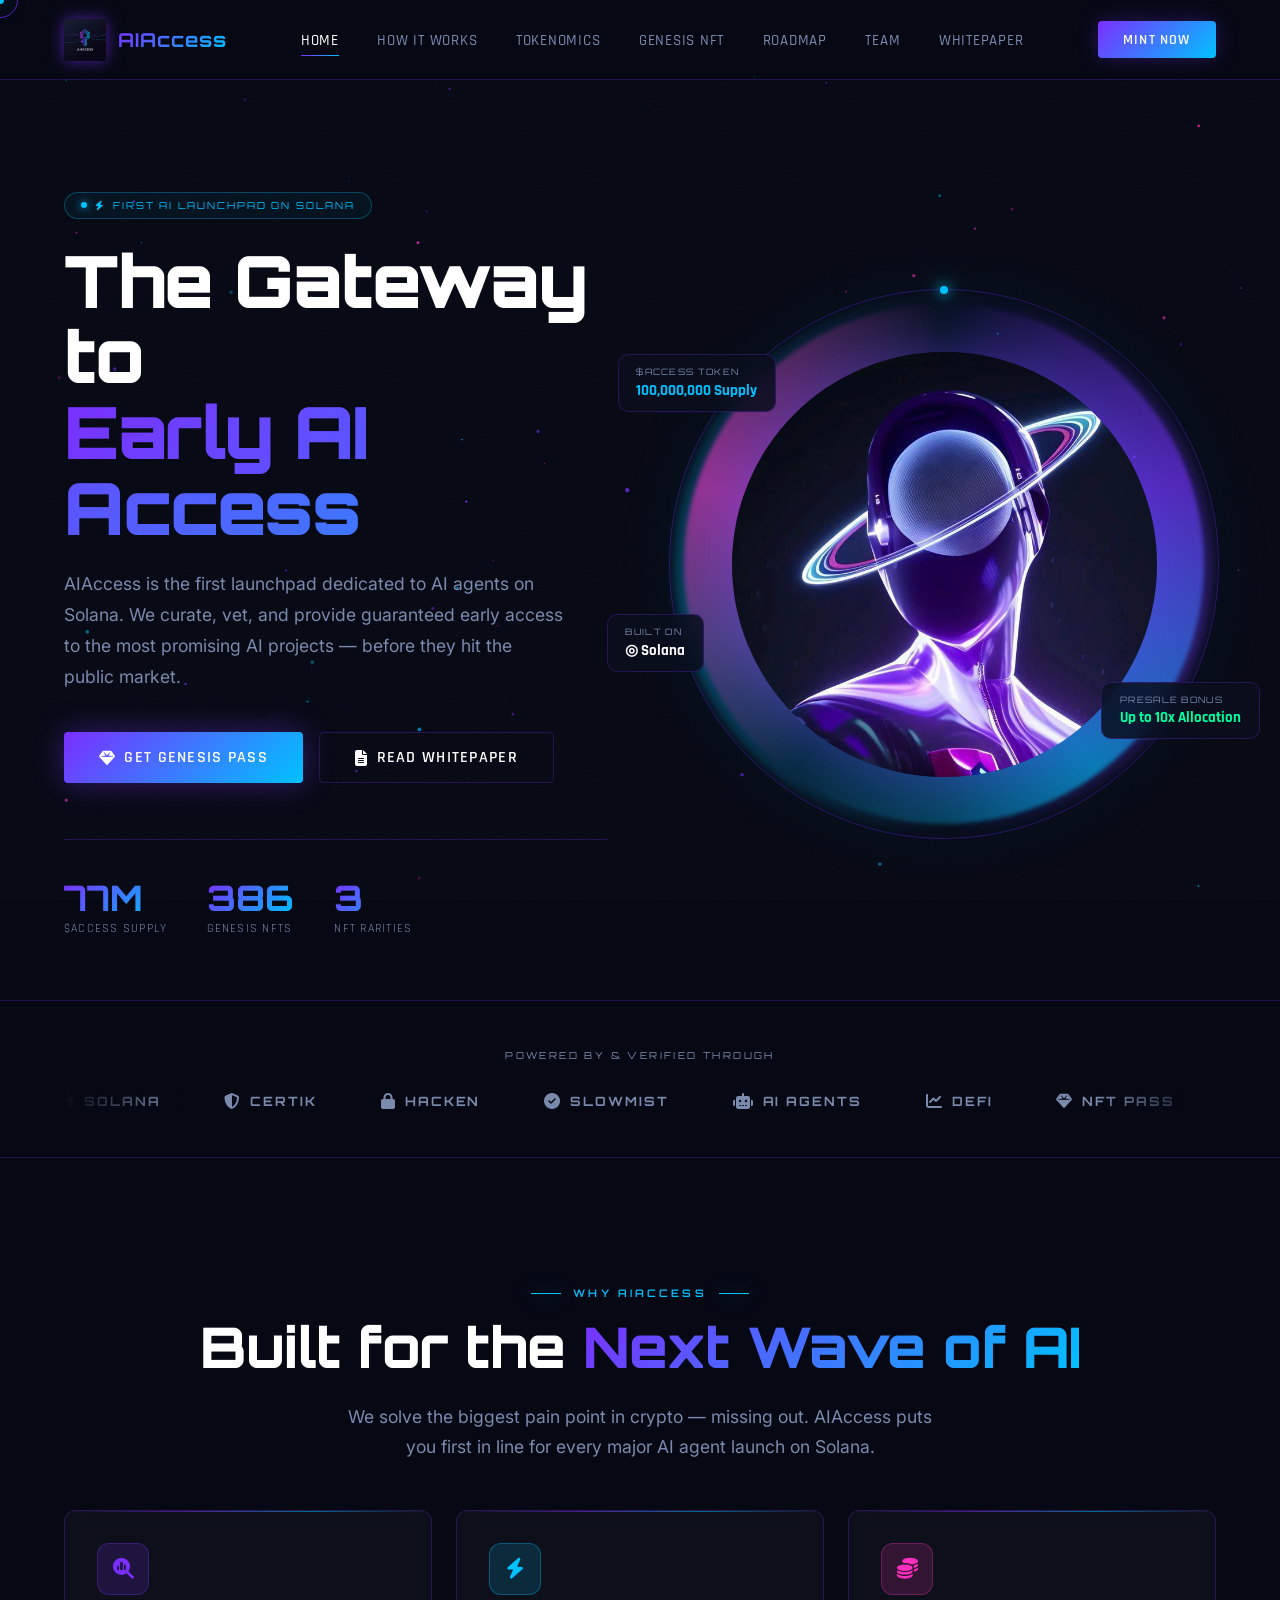
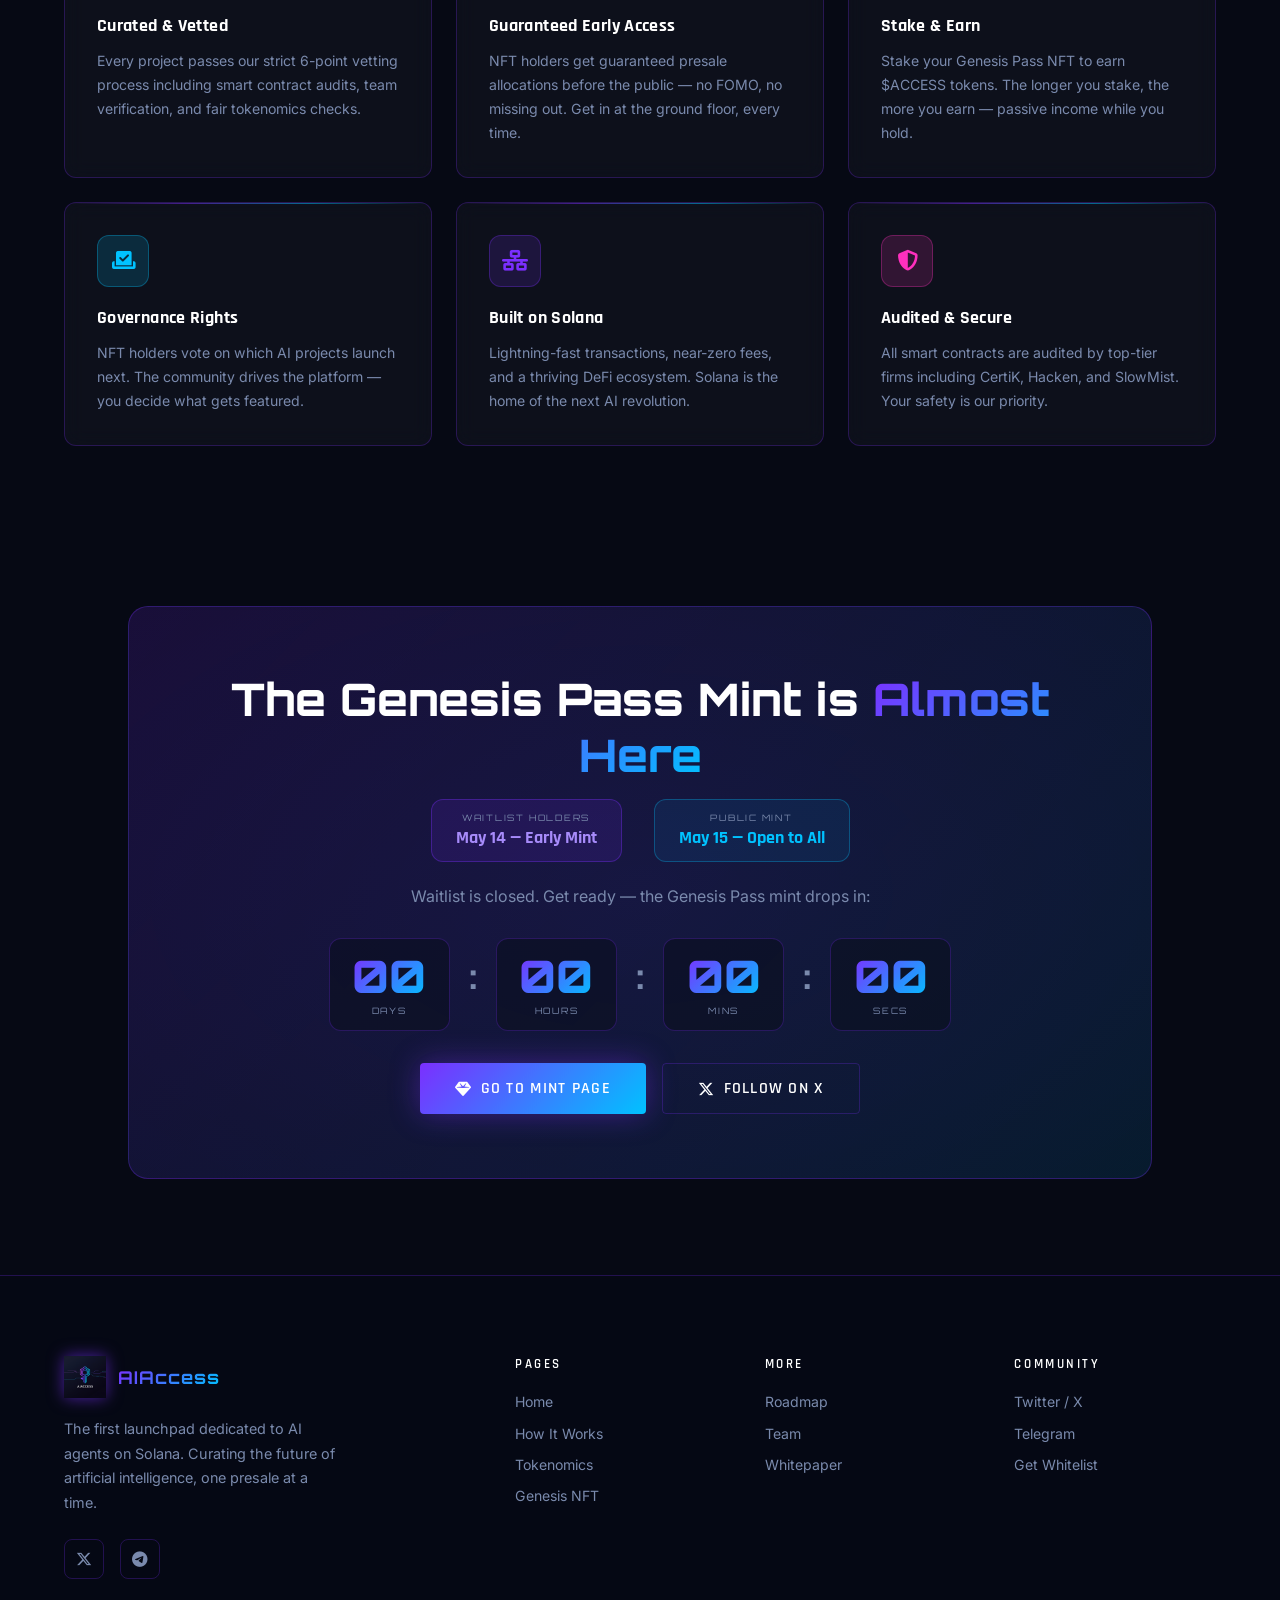
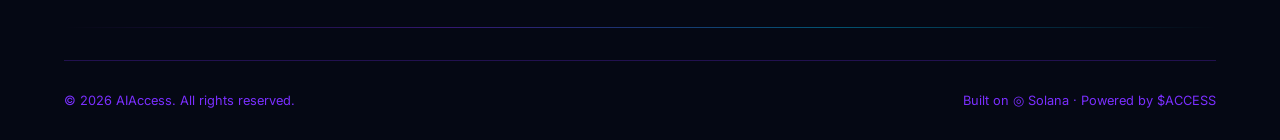
<file: index.html>
<!DOCTYPE html>
<html lang="en">
<head>
  <meta charset="UTF-8" />
  <meta name="viewport" content="width=device-width, initial-scale=1.0" />
  <title>AIAccess — First AI Agent Launchpad on Solana</title>
  <meta name="description" content="AIAccess is the first launchpad dedicated to AI agents on Solana. Get exclusive early access to presales of promising AI projects." />
  <link rel="stylesheet" href="style.css" />
  <link rel="stylesheet" href="https://cdnjs.cloudflare.com/ajax/libs/font-awesome/6.5.0/css/all.min.css" />
  <link rel="icon" href="/favicon.ico" sizes="any">
<link rel="icon" href="/favicon-32x32.png" type="image/png">
<link rel="apple-touch-icon" href="/favicon-192x192.png">
  <style>
    /* ── Hero ── */
    .hero {
      min-height: 100vh;
      display: flex;
      align-items: center;
      padding-top: calc(var(--nav-height) + 2rem);
      padding-bottom: 4rem;
      overflow: hidden;
      position: relative;
    }

    .hero-grid {
      display: grid;
      grid-template-columns: 1fr 1fr;
      gap: 4rem;
      align-items: center;
      max-width: 1200px;
      margin: 0 auto;
      width: 100%;
    }

    .hero-badge {
      display: inline-flex;
      align-items: center;
      gap: 0.5rem;
      padding: 0.4rem 1rem;
      border: 1px solid rgba(0,194,255,0.3);
      border-radius: 100px;
      font-family: var(--font-display);
      font-size: 0.6rem;
      letter-spacing: 0.2em;
      text-transform: uppercase;
      color: var(--cyan);
      margin-bottom: 1.5rem;
      background: rgba(0,194,255,0.05);
      animation: pulse-badge 2.5s ease infinite;
    }

    @keyframes pulse-badge {
      0%, 100% { box-shadow: 0 0 0 0 rgba(0,194,255,0.3); }
      50% { box-shadow: 0 0 0 6px rgba(0,194,255,0); }
    }

    .hero-badge::before {
      content: '';
      width: 6px; height: 6px;
      background: var(--cyan);
      border-radius: 50%;
      box-shadow: 0 0 8px var(--cyan);
      animation: blink 1.5s ease infinite;
    }

    @keyframes blink {
      0%, 100% { opacity: 1; }
      50% { opacity: 0.2; }
    }

    .hero-title {
      font-family: var(--font-display);
      font-size: clamp(2.2rem, 6vw, 4.5rem);
      font-weight: 900;
      line-height: 1.05;
      letter-spacing: -0.02em;
      margin-bottom: 1.5rem;
    }

    .hero-title .line-2 {
      background: var(--grad-main);
      -webkit-background-clip: text;
      -webkit-text-fill-color: transparent;
      background-clip: text;
      background-size: 200% 200%;
      animation: gradient-shift 4s ease infinite;
    }

    .hero-desc {
      font-size: clamp(0.95rem, 2vw, 1.1rem);
      color: var(--muted);
      line-height: 1.75;
      margin-bottom: 2.5rem;
      max-width: 500px;
    }

    .hero-btns {
      display: flex;
      gap: 1rem;
      flex-wrap: wrap;
    }

    .hero-stats {
      display: flex;
      gap: 2.5rem;
      margin-top: 3.5rem;
      padding-top: 2.5rem;
      border-top: 1px solid var(--border);
      flex-wrap: wrap;
    }

    .stat-item {}

    .stat-value {
      font-family: var(--font-display);
      font-size: clamp(1.6rem, 4vw, 2.2rem);
      font-weight: 800;
      background: var(--grad-main);
      -webkit-background-clip: text;
      -webkit-text-fill-color: transparent;
      background-clip: text;
      line-height: 1;
    }

    .stat-label {
      font-size: 0.78rem;
      color: var(--muted);
      text-transform: uppercase;
      letter-spacing: 0.1em;
      margin-top: 0.3rem;
      font-family: var(--font-heading);
    }

    /* Hero Visual */
    .hero-visual-wrapper {
      position: relative;
      display: flex;
      align-items: center;
      justify-content: center;
    }

    .hero-visual {
      position: relative;
      width: clamp(280px, 45vw, 500px);
      height: clamp(280px, 45vw, 500px);
      display: flex;
      align-items: center;
      justify-content: center;
    }

    .hero-img {
      width: 85%;
      height: 85%;
      object-fit: cover;
      border-radius: 50%;
      animation: float-slow 6s ease-in-out infinite;
      position: relative;
      z-index: 2;
      box-shadow: 0 0 60px rgba(123,47,255,0.4), 0 0 120px rgba(0,194,255,0.2);
    }

    .hero-glow-ring {
      position: absolute;
      inset: -10px;
      border-radius: 50%;
      background: conic-gradient(from 0deg, transparent 0%, var(--purple) 20%, var(--cyan) 40%, transparent 60%, var(--pink) 80%, transparent 100%);
      animation: spin-slow 8s linear infinite;
      z-index: 1;
      opacity: 0.6;
      filter: blur(2px);
    }

    .hero-glow-ring-2 {
      position: absolute;
      inset: -20px;
      border-radius: 50%;
      background: conic-gradient(from 180deg, transparent 0%, var(--cyan) 20%, transparent 50%, var(--purple) 80%, transparent 100%);
      animation: spin-slow 14s linear infinite reverse;
      z-index: 0;
      opacity: 0.3;
      filter: blur(4px);
    }

    /* Floating info cards */
    .float-card {
      position: absolute;
      padding: 0.7rem 1.1rem;
      background: rgba(10,15,30,0.85);
      border: 1px solid var(--border);
      border-radius: 10px;
      backdrop-filter: blur(12px);
      z-index: 10;
      white-space: nowrap;
    }

    .float-card-1 {
      top: 8%;
      left: -10%;
      animation: float 5s ease-in-out infinite;
    }

    .float-card-2 {
      bottom: 15%;
      right: -8%;
      animation: float 5s ease-in-out infinite 2.5s;
    }

    .float-card-3 {
      top: 60%;
      left: -12%;
      animation: float 5s ease-in-out infinite 1.2s;
    }

    .float-card-label {
      font-family: var(--font-display);
      font-size: 0.55rem;
      letter-spacing: 0.15em;
      color: var(--muted);
      text-transform: uppercase;
      margin-bottom: 0.2rem;
    }

    .float-card-val {
      font-family: var(--font-heading);
      font-size: 0.95rem;
      font-weight: 700;
      color: var(--white);
    }

    .float-card-val.green { color: #00ff9d; }
    .float-card-val.cyan { color: var(--cyan); }

    /* ── Partners ── */
    .partners {
      padding: 3rem clamp(1rem, 5vw, 4rem);
      border-top: 1px solid var(--border);
      border-bottom: 1px solid var(--border);
    }

    .partners-label {
      text-align: center;
      font-family: var(--font-display);
      font-size: 0.6rem;
      letter-spacing: 0.25em;
      color: var(--muted);
      text-transform: uppercase;
      margin-bottom: 2rem;
    }

    .partners-track-wrap {
      overflow: hidden;
      position: relative;
    }

    .partners-track-wrap::before,
    .partners-track-wrap::after {
      content: '';
      position: absolute;
      top: 0; bottom: 0;
      width: 120px;
      z-index: 2;
      pointer-events: none;
    }

    .partners-track-wrap::before {
      left: 0;
      background: linear-gradient(to right, var(--bg-primary), transparent);
    }

    .partners-track-wrap::after {
      right: 0;
      background: linear-gradient(to left, var(--bg-primary), transparent);
    }

    .partners-track {
      display: flex;
      align-items: center;
      gap: 4rem;
      animation: scroll-partners 20s linear infinite;
      width: max-content;
    }

    .partners-track:hover { animation-play-state: paused; }

    @keyframes scroll-partners {
      from { transform: translateX(0); }
      to { transform: translateX(-50%); }
    }

    .partner-item {
      font-family: var(--font-display);
      font-size: 0.8rem;
      font-weight: 700;
      letter-spacing: 0.15em;
      color: var(--muted);
      text-transform: uppercase;
      display: flex;
      align-items: center;
      gap: 0.5rem;
      transition: color 0.3s ease;
      flex-shrink: 0;
    }

    .partner-item:hover { color: var(--cyan); }
    .partner-item i { font-size: 1rem; }

    /* ── Features ── */
    .features-grid {
      display: grid;
      grid-template-columns: repeat(3, 1fr);
      gap: 1.5rem;
      max-width: 1200px;
      margin: 3rem auto 0;
    }

    .feature-card {
      padding: 2rem;
    }

    .feature-icon {
      width: 52px;
      height: 52px;
      border-radius: 12px;
      display: flex;
      align-items: center;
      justify-content: center;
      font-size: 1.3rem;
      margin-bottom: 1.2rem;
      position: relative;
    }

    .feature-icon.purple { background: rgba(123,47,255,0.15); color: var(--purple); box-shadow: inset 0 0 0 1px rgba(123,47,255,0.3); }
    .feature-icon.cyan { background: rgba(0,194,255,0.15); color: var(--cyan); box-shadow: inset 0 0 0 1px rgba(0,194,255,0.3); }
    .feature-icon.pink { background: rgba(255,47,190,0.15); color: var(--pink); box-shadow: inset 0 0 0 1px rgba(255,47,190,0.3); }

    .feature-card h3 {
      font-family: var(--font-heading);
      font-size: 1.15rem;
      font-weight: 700;
      margin-bottom: 0.75rem;
      letter-spacing: 0.02em;
    }

    .feature-card p {
      font-size: 0.88rem;
      color: var(--muted);
      line-height: 1.7;
    }

    /* ── CTA Banner ── */
    .cta-banner {
      margin: 0 clamp(1rem, 5vw, 4rem);
      padding: 4rem 3rem;
      border-radius: 20px;
      background: linear-gradient(135deg, rgba(123,47,255,0.15), rgba(0,194,255,0.1));
      border: 1px solid rgba(123,47,255,0.3);
      text-align: center;
      position: relative;
      overflow: hidden;
    }

    .cta-banner::before {
      content: '';
      position: absolute;
      top: -50%; left: -50%;
      width: 200%; height: 200%;
      background: radial-gradient(ellipse at center, rgba(123,47,255,0.08) 0%, transparent 60%);
      animation: pulse-slow 6s ease-in-out infinite;
    }

    @keyframes pulse-slow {
      0%, 100% { transform: scale(1); opacity: 1; }
      50% { transform: scale(1.1); opacity: 0.6; }
    }

    .cta-banner h2 {
      font-family: var(--font-display);
      font-size: clamp(1.5rem, 4vw, 2.8rem);
      font-weight: 800;
      margin-bottom: 1rem;
      position: relative;
    }

    .cta-banner p {
      color: var(--muted);
      margin-bottom: 2rem;
      font-size: 1rem;
      position: relative;
    }

    .cta-banner .btn-group {
      display: flex;
      gap: 1rem;
      justify-content: center;
      flex-wrap: wrap;
      position: relative;
    }

    /* ── Responsive ── */
    @media (max-width: 900px) {
      .hero-grid {
        grid-template-columns: 1fr;
        text-align: center;
        gap: 3rem;
      }
      .hero-desc { margin-left: auto; margin-right: auto; }
      .hero-btns { justify-content: center; }
      .hero-stats { justify-content: center; }
      .hero-visual-wrapper { order: -1; }
      /* Hide float cards on tablet - they clip outside the wrapper */
      .float-card { display: none; }
    }

    @media (max-width: 768px) {
      .features-grid { grid-template-columns: 1fr; }
      .cta-banner { margin: 0 1rem; padding: 3rem 1.5rem; }
    }

    @media (max-width: 600px) {
      .features-grid { grid-template-columns: 1fr; }
      .hero-visual { width: 260px; height: 260px; }
    }

    @media (max-width: 480px) {
      .hero-stats { gap: 1.5rem; }
    }
  </style>
</head>
<body>
  <canvas id="bg-canvas"></canvas>
  <div class="noise-overlay"></div>
  <div class="cursor-dot"></div>
  <div class="cursor-ring"></div>

  <!-- NAV -->
  <nav>
    <a href="index.html" class="nav-logo">
      <img src="logo_for_AIAccess_Dark_backg_2.jpg" alt="AIAccess Logo" />
      <span>AIAccess</span>
    </a>
    <ul class="nav-links">
      <li><a href="index.html" class="active">Home</a></li>
      <li><a href="how-it-works.html">How It Works</a></li>
      <li><a href="tokenomics.html">Tokenomics</a></li>
      <li><a href="genesis-nft.html">Genesis NFT</a></li>
      <li><a href="roadmap.html">Roadmap</a></li>
      <li><a href="team.html">Team</a></li>
      <li><a href="whitepaper.html">Whitepaper</a></li>
    </ul>
    <a href="mint.html" class="nav-cta"><span>Mint Now</span></a>
    <div class="hamburger" aria-label="Menu">
      <span></span><span></span><span></span>
    </div>
  </nav>

  <!-- MOBILE MENU -->
  <div class="mobile-menu">
    <a href="index.html" class="active">Home</a>
    <a href="how-it-works.html">How It Works</a>
    <a href="tokenomics.html">Tokenomics</a>
    <a href="genesis-nft.html">Genesis NFT</a>
    <a href="roadmap.html">Roadmap</a>
    <a href="team.html">Team</a>
    <a href="whitepaper.html">Whitepaper</a>
    <a href="mint.html" class="nav-cta"><span>Mint Now</span></a>
  </div>

  <main>
    <!-- HERO -->
    <section class="hero">
      <div class="hero-grid">
        <!-- Left Content -->
        <div class="hero-content">
          <div class="hero-badge reveal">
            <i class="fa-solid fa-bolt"></i> First AI Launchpad on Solana
          </div>
          <h1 class="hero-title reveal delay-1">
            The Gateway to<br />
            <span class="line-2">Early AI Access</span>
          </h1>
          <p class="hero-desc reveal delay-2">
            AIAccess is the first launchpad dedicated to AI agents on Solana. We curate, vet, and provide guaranteed early access to the most promising AI projects — before they hit the public market.
          </p>
          <div class="hero-btns reveal delay-3">
            <a href="genesis-nft.html" class="btn-primary">
              <i class="fa-solid fa-gem"></i> Get Genesis Pass
            </a>
            <a href="whitepaper.html" class="btn-outline">
              <i class="fa-solid fa-file-lines"></i> Read Whitepaper
            </a>
          </div>
          <div class="hero-stats reveal delay-4">
            <div class="stat-item">
              <div class="stat-value"><span data-count="100" data-suffix="M" id="supply-counter">0M</span></div>
              <div class="stat-label">$ACCESS Supply</div>
            </div>
            <div class="stat-item">
              <div class="stat-value"><span data-count="500">0</span></div>
              <div class="stat-label">Genesis NFTs</div>
            </div>
            <div class="stat-item">
              <div class="stat-value"><span data-count="4">0</span></div>
              <div class="stat-label">NFT Rarities</div>
            </div>
          </div>
        </div>

        <!-- Right Visual -->
        <div class="hero-visual-wrapper reveal-right delay-2">
          <div class="hero-visual" data-parallax="8">
            <div class="hero-glow-ring-2"></div>
            <div class="hero-glow-ring"></div>
            <img src="b91b5945-1084-4743-bc28-a33a7e54fcf6.jpg" alt="AIAccess AI Visual" class="hero-img" />
          </div>

          <!-- Floating Cards -->
          <div class="float-card float-card-1">
            <div class="float-card-label">$ACCESS Token</div>
            <div class="float-card-val cyan">100,000,000 Supply</div>
          </div>
          <div class="float-card float-card-2">
            <div class="float-card-label">Presale Bonus</div>
            <div class="float-card-val green">Up to 10x Allocation</div>
          </div>
          <div class="float-card float-card-3">
            <div class="float-card-label">Built on</div>
            <div class="float-card-val">◎ Solana</div>
          </div>
        </div>
      </div>
    </section>

    <!-- PARTNERS TICKER -->
    <div class="partners">
      <p class="partners-label">Powered by &amp; Verified Through</p>
      <div class="partners-track-wrap">
        <div class="partners-track">
          <div class="partner-item"><i class="fa-brands fa-ethereum"></i> Solana</div>
          <div class="partner-item"><i class="fa-solid fa-shield-halved"></i> CertiK</div>
          <div class="partner-item"><i class="fa-solid fa-lock"></i> Hacken</div>
          <div class="partner-item"><i class="fa-solid fa-circle-check"></i> SlowMist</div>
          <div class="partner-item"><i class="fa-solid fa-robot"></i> AI Agents</div>
          <div class="partner-item"><i class="fa-solid fa-chart-line"></i> DeFi</div>
          <div class="partner-item"><i class="fa-solid fa-gem"></i> NFT Pass</div>
          <div class="partner-item"><i class="fa-solid fa-users"></i> DAO Governance</div>
          <!-- Duplicate for seamless scroll -->
          <div class="partner-item"><i class="fa-brands fa-ethereum"></i> Solana</div>
          <div class="partner-item"><i class="fa-solid fa-shield-halved"></i> CertiK</div>
          <div class="partner-item"><i class="fa-solid fa-lock"></i> Hacken</div>
          <div class="partner-item"><i class="fa-solid fa-circle-check"></i> SlowMist</div>
          <div class="partner-item"><i class="fa-solid fa-robot"></i> AI Agents</div>
          <div class="partner-item"><i class="fa-solid fa-chart-line"></i> DeFi</div>
          <div class="partner-item"><i class="fa-solid fa-gem"></i> NFT Pass</div>
          <div class="partner-item"><i class="fa-solid fa-users"></i> DAO Governance</div>
        </div>
      </div>
    </div>

    <!-- FEATURES -->
    <section>
      <div class="container">
        <div class="text-center reveal">
          <div class="section-label" style="justify-content:center;">Why AIAccess</div>
          <h2 class="section-title">Built for the <span class="gradient-text">Next Wave of AI</span></h2>
          <p class="section-subtitle" style="margin: 0 auto;">
            We solve the biggest pain point in crypto — missing out. AIAccess puts you first in line for every major AI agent launch on Solana.
          </p>
        </div>

        <div class="features-grid">
          <div class="glass-card feature-card tilt-card reveal delay-1">
            <div class="feature-icon purple"><i class="fa-solid fa-magnifying-glass-chart"></i></div>
            <h3>Curated &amp; Vetted</h3>
            <p>Every project passes our strict 6-point vetting process including smart contract audits, team verification, and fair tokenomics checks.</p>
          </div>
          <div class="glass-card feature-card tilt-card reveal delay-2">
            <div class="feature-icon cyan"><i class="fa-solid fa-bolt"></i></div>
            <h3>Guaranteed Early Access</h3>
            <p>NFT holders get guaranteed presale allocations before the public — no FOMO, no missing out. Get in at the ground floor, every time.</p>
          </div>
          <div class="glass-card feature-card tilt-card reveal delay-3">
            <div class="feature-icon pink"><i class="fa-solid fa-coins"></i></div>
            <h3>Stake &amp; Earn</h3>
            <p>Stake your Genesis Pass NFT to earn $ACCESS tokens. The longer you stake, the more you earn — passive income while you hold.</p>
          </div>
          <div class="glass-card feature-card tilt-card reveal delay-2">
            <div class="feature-icon cyan"><i class="fa-solid fa-vote-yea"></i></div>
            <h3>Governance Rights</h3>
            <p>NFT holders vote on which AI projects launch next. The community drives the platform — you decide what gets featured.</p>
          </div>
          <div class="glass-card feature-card tilt-card reveal delay-3">
            <div class="feature-icon purple"><i class="fa-solid fa-network-wired"></i></div>
            <h3>Built on Solana</h3>
            <p>Lightning-fast transactions, near-zero fees, and a thriving DeFi ecosystem. Solana is the home of the next AI revolution.</p>
          </div>
          <div class="glass-card feature-card tilt-card reveal delay-4">
            <div class="feature-icon pink"><i class="fa-solid fa-shield-halved"></i></div>
            <h3>Audited &amp; Secure</h3>
            <p>All smart contracts are audited by top-tier firms including CertiK, Hacken, and SlowMist. Your safety is our priority.</p>
          </div>
        </div>
      </div>
    </section>

    <!-- CTA BANNER -->
    <section id="whitelist" style="padding: 2rem clamp(1rem,5vw,4rem) 6rem;">
      <div class="cta-banner reveal">
        <h2>The Genesis Pass Mint is <span class="gradient-text">Almost Here</span></h2>

        <!-- Mint date info -->
        <div style="display:flex;justify-content:center;gap:2rem;flex-wrap:wrap;margin-bottom:1.5rem;position:relative;">
          <div style="background:rgba(123,47,255,0.12);border:1px solid rgba(123,47,255,0.35);border-radius:12px;padding:0.75rem 1.5rem;text-align:center;">
            <div style="font-family:var(--font-display);font-size:0.55rem;letter-spacing:0.2em;color:var(--muted);text-transform:uppercase;margin-bottom:0.3rem;">Waitlist Holders</div>
            <div style="font-family:var(--font-heading);font-size:1.1rem;font-weight:700;color:#a78bfa;">May 14 — Early Mint</div>
          </div>
          <div style="background:rgba(0,194,255,0.08);border:1px solid rgba(0,194,255,0.3);border-radius:12px;padding:0.75rem 1.5rem;text-align:center;">
            <div style="font-family:var(--font-display);font-size:0.55rem;letter-spacing:0.2em;color:var(--muted);text-transform:uppercase;margin-bottom:0.3rem;">Public Mint</div>
            <div style="font-family:var(--font-heading);font-size:1.1rem;font-weight:700;color:var(--cyan);">May 15 — Open to All</div>
          </div>
        </div>

        <p style="position:relative;">Waitlist is closed. Get ready — the Genesis Pass mint drops in:</p>

        <!-- Countdown Timer -->
        <div id="mint-countdown" style="display:flex;justify-content:center;gap:1.2rem;flex-wrap:wrap;margin-bottom:2rem;position:relative;">
          <div class="countdown-block">
            <div class="countdown-val" id="cd-days">00</div>
            <div class="countdown-label">Days</div>
          </div>
          <div class="countdown-sep">:</div>
          <div class="countdown-block">
            <div class="countdown-val" id="cd-hours">00</div>
            <div class="countdown-label">Hours</div>
          </div>
          <div class="countdown-sep">:</div>
          <div class="countdown-block">
            <div class="countdown-val" id="cd-mins">00</div>
            <div class="countdown-label">Mins</div>
          </div>
          <div class="countdown-sep">:</div>
          <div class="countdown-block">
            <div class="countdown-val" id="cd-secs">00</div>
            <div class="countdown-label">Secs</div>
          </div>
        </div>

        <div class="btn-group">
          <a href="mint.html" class="btn-primary">
            <i class="fa-solid fa-gem"></i> Go to Mint Page
          </a>
          <a href="https://x.com/aikin_access" target="_blank" class="btn-outline">
            <i class="fa-brands fa-x-twitter"></i> Follow on X
          </a>
        </div>
      </div>
    </section>

    <style>
      .countdown-block {
        text-align: center;
        background: rgba(10,15,30,0.6);
        border: 1px solid var(--border);
        border-radius: 12px;
        padding: 0.9rem 1.4rem;
        min-width: 72px;
      }
      .countdown-val {
        font-family: var(--font-display);
        font-size: clamp(1.8rem, 5vw, 2.8rem);
        font-weight: 900;
        background: var(--grad-main);
        -webkit-background-clip: text;
        -webkit-text-fill-color: transparent;
        background-clip: text;
        line-height: 1;
      }
      .countdown-label {
        font-family: var(--font-display);
        font-size: 0.55rem;
        letter-spacing: 0.2em;
        color: var(--muted);
        text-transform: uppercase;
        margin-top: 0.4rem;
      }
      .countdown-sep {
        font-family: var(--font-display);
        font-size: 2rem;
        font-weight: 900;
        color: var(--muted);
        align-self: center;
        margin-bottom: 1rem;
      }
    </style>

    <script>
      (function() {
        // Target: May 15, 2026 00:00:00 UTC
        var target = new Date('2026-05-14T00:00:00Z').getTime();
        function updateCountdown() {
          var now = Date.now();
          var diff = target - now;
          if (diff <= 0) {
            document.getElementById('cd-days').textContent = '00';
            document.getElementById('cd-hours').textContent = '00';
            document.getElementById('cd-mins').textContent = '00';
            document.getElementById('cd-secs').textContent = '00';
            return;
          }
          var days  = Math.floor(diff / 86400000);
          var hours = Math.floor((diff % 86400000) / 3600000);
          var mins  = Math.floor((diff % 3600000) / 60000);
          var secs  = Math.floor((diff % 60000) / 1000);
          document.getElementById('cd-days').textContent  = String(days).padStart(2,'0');
          document.getElementById('cd-hours').textContent = String(hours).padStart(2,'0');
          document.getElementById('cd-mins').textContent  = String(mins).padStart(2,'0');
          document.getElementById('cd-secs').textContent  = String(secs).padStart(2,'0');
        }
        updateCountdown();
        setInterval(updateCountdown, 1000);
      })();
    </script>
  </main>

  <!-- FOOTER -->
  <footer>
    <div class="footer-grid">
      <div class="footer-brand">
        <div class="nav-logo">
          <img src="logo_for_AIAccess_Dark_backg_2.jpg" alt="AIAccess Logo" />
          <span style="font-family:var(--font-display);background:var(--grad-main);-webkit-background-clip:text;-webkit-text-fill-color:transparent;background-clip:text;font-size:1.1rem;font-weight:700;">AIAccess</span>
        </div>
        <p>The first launchpad dedicated to AI agents on Solana. Curating the future of artificial intelligence, one presale at a time.</p>
        <div class="footer-social">
          <a href="https://x.com/aikin_access" target="_blank" class="social-icon"><i class="fa-brands fa-x-twitter"></i></a>
          <a href="https://t.me/AIAccessCommunity" target="_blank" class="social-icon"><i class="fa-brands fa-telegram"></i></a>
        </div>
      </div>
      <div class="footer-col">
        <h4>Pages</h4>
        <ul>
          <li><a href="index.html">Home</a></li>
          <li><a href="how-it-works.html">How It Works</a></li>
          <li><a href="tokenomics.html">Tokenomics</a></li>
          <li><a href="genesis-nft.html">Genesis NFT</a></li>
        </ul>
      </div>
      <div class="footer-col">
        <h4>More</h4>
        <ul>
          <li><a href="roadmap.html">Roadmap</a></li>
          <li><a href="team.html">Team</a></li>
          <li><a href="whitepaper.html">Whitepaper</a></li>
        </ul>
      </div>
      <div class="footer-col">
        <h4>Community</h4>
        <ul>
          <li><a href="https://x.com/aikin_access" target="_blank">Twitter / X</a></li>
          <li><a href="https://t.me/AIAccessCommunity" target="_blank">Telegram</a></li>
          <li><a href="genesis-nft.html">Get Whitelist</a></li>
        </ul>
      </div>
    </div>
    <div class="glow-divider"></div>
    <div class="footer-bottom" style="margin-top:2rem;">
      <span>© 2026 AIAccess. All rights reserved.</span>
      <span>Built on <span>◎ Solana</span> · Powered by <span>$ACCESS</span></span>
    </div>
  </footer>

  <script src="main.js"></script>
</body>
</html>
</file>
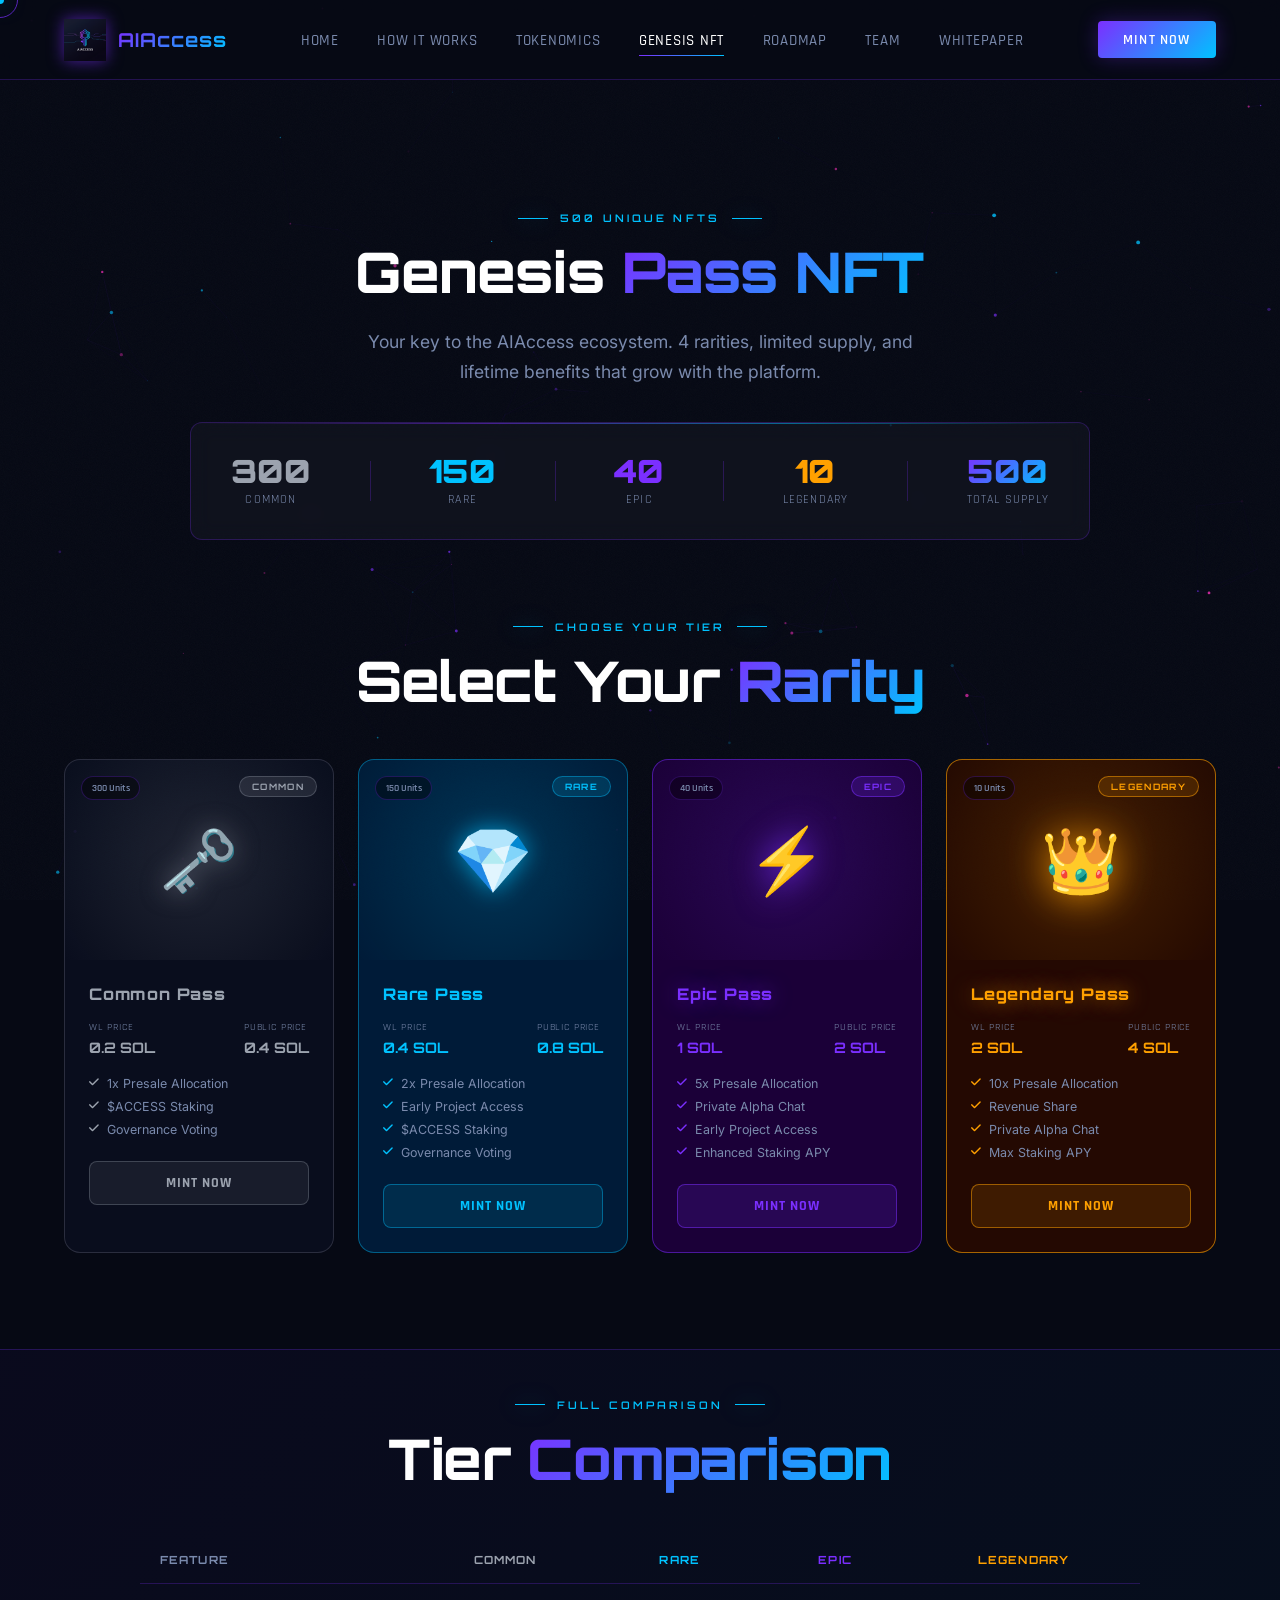
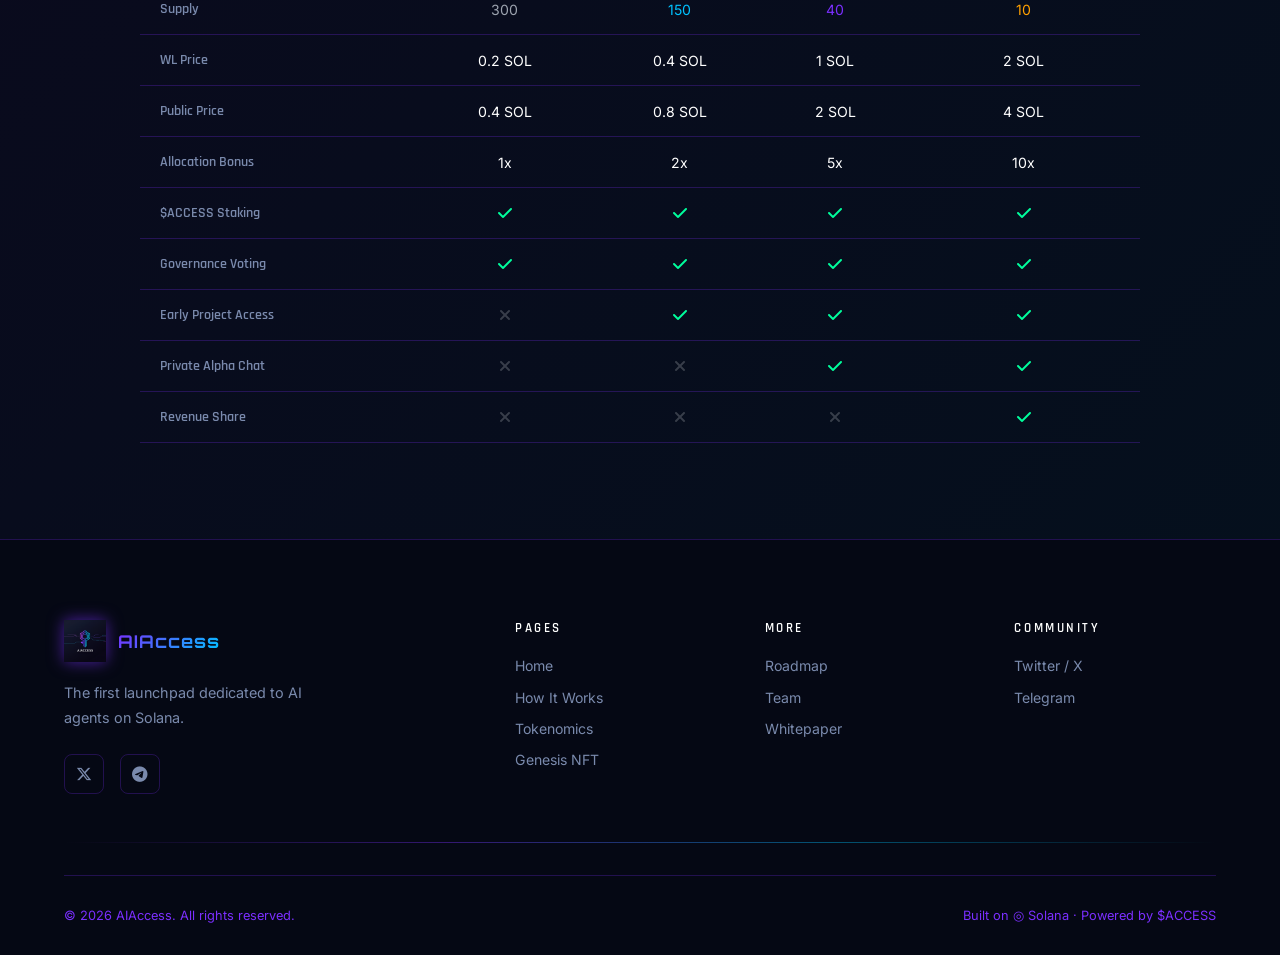
<file: genesis-nft.html>
<!DOCTYPE html>
<html lang="en">
<head>
  <meta charset="UTF-8" />
  <meta name="viewport" content="width=device-width, initial-scale=1.0" />
  <title>Genesis Pass NFT — AIAccess</title>
  <link rel="stylesheet" href="style.css" />
  <link rel="stylesheet" href="https://cdnjs.cloudflare.com/ajax/libs/font-awesome/6.5.0/css/all.min.css" />
  <style>
    .page-hero {
      min-height: 38vh;
      display: flex;
      align-items: center;
      justify-content: center;
      text-align: center;
      padding: calc(var(--nav-height) + 3rem) 2rem 2rem;
    }

    /* NFT Supply Bar */
    .supply-bar-section {
      padding: 0 clamp(1rem,5vw,4rem) 3rem;
    }

    .supply-bar-card {
      max-width: 900px;
      margin: 0 auto;
      padding: 2rem 2.5rem;
      display: flex;
      align-items: center;
      justify-content: space-between;
      flex-wrap: wrap;
      gap: 2rem;
    }

    .supply-item {
      text-align: center;
    }

    .supply-num {
      font-family: var(--font-display);
      font-size: 2rem;
      font-weight: 900;
      line-height: 1;
    }

    .supply-label {
      font-size: 0.75rem;
      color: var(--muted);
      text-transform: uppercase;
      letter-spacing: 0.1em;
      margin-top: 0.3rem;
      font-family: var(--font-heading);
    }

    /* NFT Cards */
    .nft-section {
      padding: 2rem clamp(1rem,5vw,4rem) 6rem;
    }

    .nft-grid {
      display: grid;
      grid-template-columns: repeat(4, 1fr);
      gap: 1.5rem;
      max-width: 1200px;
      margin: 3rem auto 0;
    }

    .nft-card {
      border-radius: 16px;
      overflow: hidden;
      position: relative;
      transition: var(--transition);
      cursor: pointer;
    }

    .nft-card::before {
      content: '';
      position: absolute;
      inset: 0;
      border-radius: 16px;
      padding: 1px;
      -webkit-mask: linear-gradient(#fff 0 0) content-box, linear-gradient(#fff 0 0);
      -webkit-mask-composite: xor;
      mask-composite: exclude;
      pointer-events: none;
    }

    .nft-card.common { background: rgba(10,15,30,0.9); border: 1px solid rgba(120,120,140,0.3); }
    .nft-card.rare { background: rgba(0,30,60,0.9); border: 1px solid rgba(0,194,255,0.4); }
    .nft-card.epic { background: rgba(30,0,60,0.9); border: 1px solid rgba(123,47,255,0.5); }
    .nft-card.legendary { background: rgba(40,10,0,0.9); border: 1px solid rgba(255,160,0,0.6); }

    .nft-card:hover {
      transform: translateY(-8px) scale(1.02);
    }

    .nft-card.common:hover { box-shadow: 0 20px 60px rgba(120,120,140,0.2); }
    .nft-card.rare:hover { box-shadow: 0 20px 60px rgba(0,194,255,0.25); }
    .nft-card.epic:hover { box-shadow: 0 20px 60px rgba(123,47,255,0.3); }
    .nft-card.legendary:hover { box-shadow: 0 20px 60px rgba(255,160,0,0.3); }

    .nft-visual {
      height: 200px;
      position: relative;
      display: flex;
      align-items: center;
      justify-content: center;
      overflow: hidden;
    }

    .nft-visual-bg {
      position: absolute;
      inset: 0;
      opacity: 0.15;
    }

    .nft-card.common .nft-visual-bg { background: radial-gradient(circle, #9ca3af, transparent); }
    .nft-card.rare .nft-visual-bg { background: radial-gradient(circle, #00C2FF, transparent); }
    .nft-card.epic .nft-visual-bg { background: radial-gradient(circle, #7B2FFF, transparent); }
    .nft-card.legendary .nft-visual-bg { background: radial-gradient(circle, #FFA000, transparent); }

    .nft-icon {
      font-size: 4rem;
      position: relative;
      z-index: 1;
      animation: float-slow 5s ease-in-out infinite;
    }

    .nft-card.common .nft-icon { filter: drop-shadow(0 0 12px rgba(156,163,175,0.5)); }
    .nft-card.rare .nft-icon { filter: drop-shadow(0 0 12px rgba(0,194,255,0.7)); }
    .nft-card.epic .nft-icon { filter: drop-shadow(0 0 16px rgba(123,47,255,0.8)); }
    .nft-card.legendary .nft-icon { filter: drop-shadow(0 0 20px rgba(255,160,0,0.9)); animation: float-slow 4s ease-in-out infinite, pulse-golden 2s ease-in-out infinite; }

    @keyframes pulse-golden {
      0%, 100% { filter: drop-shadow(0 0 20px rgba(255,160,0,0.9)); }
      50% { filter: drop-shadow(0 0 40px rgba(255,200,0,1)); }
    }

    .nft-rarity-badge {
      position: absolute;
      top: 1rem; right: 1rem;
      padding: 0.25rem 0.75rem;
      border-radius: 100px;
      font-family: var(--font-display);
      font-size: 0.55rem;
      font-weight: 700;
      letter-spacing: 0.15em;
      text-transform: uppercase;
    }

    .nft-card.common .nft-rarity-badge { background: rgba(156,163,175,0.15); color: #9ca3af; border: 1px solid rgba(156,163,175,0.3); }
    .nft-card.rare .nft-rarity-badge { background: rgba(0,194,255,0.15); color: var(--cyan); border: 1px solid rgba(0,194,255,0.4); }
    .nft-card.epic .nft-rarity-badge { background: rgba(123,47,255,0.2); color: var(--purple); border: 1px solid rgba(123,47,255,0.5); }
    .nft-card.legendary .nft-rarity-badge { background: rgba(255,160,0,0.15); color: #FFA000; border: 1px solid rgba(255,160,0,0.5); }

    .nft-supply-badge {
      position: absolute;
      top: 1rem; left: 1rem;
      padding: 0.25rem 0.6rem;
      border-radius: 100px;
      font-family: var(--font-heading);
      font-size: 0.65rem;
      font-weight: 600;
      color: var(--muted);
      background: rgba(0,0,0,0.4);
      border: 1px solid var(--border);
    }

    .nft-body {
      padding: 1.5rem;
    }

    .nft-name {
      font-family: var(--font-display);
      font-size: 1rem;
      font-weight: 800;
      margin-bottom: 1rem;
      letter-spacing: 0.05em;
    }

    .nft-card.common .nft-name { color: #9ca3af; }
    .nft-card.rare .nft-name { color: var(--cyan); }
    .nft-card.epic .nft-name { color: var(--purple); text-shadow: 0 0 20px rgba(123,47,255,0.5); }
    .nft-card.legendary .nft-name { color: #FFA000; text-shadow: 0 0 20px rgba(255,160,0,0.6); }

    .nft-pricing {
      display: flex;
      justify-content: space-between;
      margin-bottom: 1.25rem;
    }

    .price-item { }
    .price-label { font-size: 0.65rem; color: var(--muted); text-transform: uppercase; letter-spacing: 0.08em; margin-bottom: 0.2rem; font-family: var(--font-heading); }
    .price-val { font-family: var(--font-display); font-size: 0.9rem; font-weight: 700; }

    .nft-perks {
      display: flex;
      flex-direction: column;
      gap: 0.5rem;
      margin-bottom: 1.5rem;
    }

    .nft-perk {
      display: flex;
      align-items: center;
      gap: 0.5rem;
      font-size: 0.78rem;
      color: var(--muted);
    }

    .nft-perk i { font-size: 0.7rem; }

    .nft-card.common .nft-perk i { color: #9ca3af; }
    .nft-card.rare .nft-perk i { color: var(--cyan); }
    .nft-card.epic .nft-perk i { color: var(--purple); }
    .nft-card.legendary .nft-perk i { color: #FFA000; }

    .nft-btn {
      display: block;
      width: 100%;
      text-align: center;
      padding: 0.75rem;
      border-radius: 8px;
      font-family: var(--font-heading);
      font-size: 0.85rem;
      font-weight: 700;
      letter-spacing: 0.08em;
      text-transform: uppercase;
      transition: var(--transition);
      cursor: pointer;
      border: none;
      text-decoration: none;
      box-sizing: border-box;
    }

    .nft-card.common .nft-btn { background: rgba(156,163,175,0.1); color: #9ca3af; border: 1px solid rgba(156,163,175,0.3); }
    .nft-card.rare .nft-btn { background: rgba(0,194,255,0.1); color: var(--cyan); border: 1px solid rgba(0,194,255,0.4); }
    .nft-card.epic .nft-btn { background: rgba(123,47,255,0.15); color: var(--purple); border: 1px solid rgba(123,47,255,0.5); }
    .nft-card.legendary .nft-btn { background: rgba(255,160,0,0.12); color: #FFA000; border: 1px solid rgba(255,160,0,0.5); }

    .nft-btn:hover { filter: brightness(1.3); transform: none; }

    /* Comparison table */
    .compare-section {
      padding: 3rem clamp(1rem,5vw,4rem) 6rem;
      background: linear-gradient(135deg, rgba(123,47,255,0.04), rgba(0,194,255,0.04));
      border-top: 1px solid var(--border);
    }

    .compare-table {
      max-width: 1000px;
      margin: 3rem auto 0;
      overflow-x: auto;
    }

    table {
      width: 100%;
      border-collapse: collapse;
      font-size: 0.88rem;
    }

    th, td {
      padding: 1rem 1.25rem;
      text-align: center;
      border-bottom: 1px solid var(--border);
    }

    th {
      font-family: var(--font-display);
      font-size: 0.7rem;
      letter-spacing: 0.1em;
      text-transform: uppercase;
      color: var(--muted);
    }

    th:first-child, td:first-child { text-align: left; }

    .feature-col { font-family: var(--font-heading); font-weight: 600; color: var(--muted); font-size: 0.85rem; }
    .check { color: #00ff9d; font-size: 1rem; }
    .cross { color: rgba(255,255,255,0.2); font-size: 1rem; }

    .col-common { color: #9ca3af; }
    .col-rare { color: var(--cyan); }
    .col-epic { color: var(--purple); }
    .col-legendary { color: #FFA000; }

    tr:hover td { background: rgba(255,255,255,0.02); }

    @media (max-width: 900px) {
      .nft-grid { grid-template-columns: repeat(2, 1fr); }
    }

    @media (max-width: 560px) {
      .nft-grid { grid-template-columns: 1fr; }
      .supply-bar-card { justify-content: center; }
    }
  </style>
</head>
<body>
  <canvas id="bg-canvas"></canvas>
  <div class="noise-overlay"></div>
  <div class="cursor-dot"></div>
  <div class="cursor-ring"></div>

  <nav>
    <a href="index.html" class="nav-logo">
      <img src="logo_for_AIAccess_Dark_backg_2.jpg" alt="AIAccess Logo" />
      <span>AIAccess</span>
    </a>
    <ul class="nav-links">
      <li><a href="index.html">Home</a></li>
      <li><a href="how-it-works.html">How It Works</a></li>
      <li><a href="tokenomics.html">Tokenomics</a></li>
      <li><a href="genesis-nft.html" class="active">Genesis NFT</a></li>
      <li><a href="roadmap.html">Roadmap</a></li>
      <li><a href="team.html">Team</a></li>
      <li><a href="whitepaper.html">Whitepaper</a></li>
    </ul>
    <a href="mint.html" class="nav-cta"><span>Mint Now</span></a>
    <div class="hamburger"><span></span><span></span><span></span></div>
  </nav>

  <div class="mobile-menu">
    <a href="index.html">Home</a>
    <a href="how-it-works.html">How It Works</a>
    <a href="tokenomics.html">Tokenomics</a>
    <a href="genesis-nft.html" class="active">Genesis NFT</a>
    <a href="roadmap.html">Roadmap</a>
    <a href="team.html">Team</a>
    <a href="whitepaper.html">Whitepaper</a>
    <a href="mint.html" class="nav-cta"><span>Mint Now</span></a>
  </div>

  <main>
    <div class="page-hero">
      <div>
        <div class="section-label reveal" style="justify-content:center;">500 Unique NFTs</div>
        <h1 class="section-title reveal delay-1">Genesis <span class="gradient-text">Pass NFT</span></h1>
        <p class="section-subtitle reveal delay-2" style="margin:0 auto;text-align:center;">Your key to the AIAccess ecosystem. 4 rarities, limited supply, and lifetime benefits that grow with the platform.</p>
      </div>
    </div>

    <!-- SUPPLY BAR -->
    <div class="supply-bar-section">
      <div class="glass-card supply-bar-card reveal">
        <div class="supply-item">
          <div class="supply-num" style="color:#9ca3af;">300</div>
          <div class="supply-label">Common</div>
        </div>
        <div style="width:1px;height:40px;background:var(--border);"></div>
        <div class="supply-item">
          <div class="supply-num" style="color:var(--cyan);">150</div>
          <div class="supply-label">Rare</div>
        </div>
        <div style="width:1px;height:40px;background:var(--border);"></div>
        <div class="supply-item">
          <div class="supply-num" style="color:var(--purple);">40</div>
          <div class="supply-label">Epic</div>
        </div>
        <div style="width:1px;height:40px;background:var(--border);"></div>
        <div class="supply-item">
          <div class="supply-num" style="color:#FFA000;">10</div>
          <div class="supply-label">Legendary</div>
        </div>
        <div style="width:1px;height:40px;background:var(--border);"></div>
        <div class="supply-item">
          <div class="supply-num gradient-text">500</div>
          <div class="supply-label">Total Supply</div>
        </div>
      </div>
    </div>

    <!-- NFT CARDS -->
    <section class="nft-section">
      <div class="container">
        <div class="text-center reveal">
          <div class="section-label" style="justify-content:center;">Choose Your Tier</div>
          <h2 class="section-title">Select Your <span class="gradient-text">Rarity</span></h2>
        </div>

        <div class="nft-grid">
          <!-- COMMON -->
          <div class="nft-card common tilt-card reveal delay-1">
            <div class="nft-visual">
              <div class="nft-visual-bg"></div>
              <div class="nft-rarity-badge">Common</div>
              <div class="nft-supply-badge">300 Units</div>
              <div class="nft-icon">🗝️</div>
            </div>
            <div class="nft-body">
              <div class="nft-name">Common Pass</div>
              <div class="nft-pricing">
                <div class="price-item">
                  <div class="price-label">WL Price</div>
                  <div class="price-val" style="color:#9ca3af;">0.2 SOL</div>
                </div>
                <div class="price-item">
                  <div class="price-label">Public Price</div>
                  <div class="price-val" style="color:#9ca3af;">0.4 SOL</div>
                </div>
              </div>
              <div class="nft-perks">
                <div class="nft-perk"><i class="fa-solid fa-check"></i> 1x Presale Allocation</div>
                <div class="nft-perk"><i class="fa-solid fa-check"></i> $ACCESS Staking</div>
                <div class="nft-perk"><i class="fa-solid fa-check"></i> Governance Voting</div>
              </div>
              <a href="mint.html" target="_blank" rel="noopener noreferrer" class="nft-btn">Mint Now</a>
            </div>
          </div>

          <!-- RARE -->
          <div class="nft-card rare tilt-card reveal delay-2">
            <div class="nft-visual">
              <div class="nft-visual-bg"></div>
              <div class="nft-rarity-badge">Rare</div>
              <div class="nft-supply-badge">150 Units</div>
              <div class="nft-icon">💎</div>
            </div>
            <div class="nft-body">
              <div class="nft-name">Rare Pass</div>
              <div class="nft-pricing">
                <div class="price-item">
                  <div class="price-label">WL Price</div>
                  <div class="price-val" style="color:var(--cyan);">0.4 SOL</div>
                </div>
                <div class="price-item">
                  <div class="price-label">Public Price</div>
                  <div class="price-val" style="color:var(--cyan);">0.8 SOL</div>
                </div>
              </div>
              <div class="nft-perks">
                <div class="nft-perk"><i class="fa-solid fa-check"></i> 2x Presale Allocation</div>
                <div class="nft-perk"><i class="fa-solid fa-check"></i> Early Project Access</div>
                <div class="nft-perk"><i class="fa-solid fa-check"></i> $ACCESS Staking</div>
                <div class="nft-perk"><i class="fa-solid fa-check"></i> Governance Voting</div>
              </div>
              <a href="mint.html" target="_blank" rel="noopener noreferrer" class="nft-btn">Mint Now</a>
            </div>
          </div>

          <!-- EPIC -->
          <div class="nft-card epic tilt-card reveal delay-3">
            <div class="nft-visual">
              <div class="nft-visual-bg"></div>
              <div class="nft-rarity-badge">Epic</div>
              <div class="nft-supply-badge">40 Units</div>
              <div class="nft-icon">⚡</div>
            </div>
            <div class="nft-body">
              <div class="nft-name">Epic Pass</div>
              <div class="nft-pricing">
                <div class="price-item">
                  <div class="price-label">WL Price</div>
                  <div class="price-val" style="color:var(--purple);">1 SOL</div>
                </div>
                <div class="price-item">
                  <div class="price-label">Public Price</div>
                  <div class="price-val" style="color:var(--purple);">2 SOL</div>
                </div>
              </div>
              <div class="nft-perks">
                <div class="nft-perk"><i class="fa-solid fa-check"></i> 5x Presale Allocation</div>
                <div class="nft-perk"><i class="fa-solid fa-check"></i> Private Alpha Chat</div>
                <div class="nft-perk"><i class="fa-solid fa-check"></i> Early Project Access</div>
                <div class="nft-perk"><i class="fa-solid fa-check"></i> Enhanced Staking APY</div>
              </div>
              <a href="mint.html" target="_blank" rel="noopener noreferrer" class="nft-btn">Mint Now</a>
            </div>
          </div>

          <!-- LEGENDARY -->
          <div class="nft-card legendary tilt-card reveal delay-4">
            <div class="nft-visual">
              <div class="nft-visual-bg"></div>
              <div class="nft-rarity-badge">Legendary</div>
              <div class="nft-supply-badge">10 Units</div>
              <div class="nft-icon">👑</div>
            </div>
            <div class="nft-body">
              <div class="nft-name">Legendary Pass</div>
              <div class="nft-pricing">
                <div class="price-item">
                  <div class="price-label">WL Price</div>
                  <div class="price-val" style="color:#FFA000;">2 SOL</div>
                </div>
                <div class="price-item">
                  <div class="price-label">Public Price</div>
                  <div class="price-val" style="color:#FFA000;">4 SOL</div>
                </div>
              </div>
              <div class="nft-perks">
                <div class="nft-perk"><i class="fa-solid fa-check"></i> 10x Presale Allocation</div>
                <div class="nft-perk"><i class="fa-solid fa-check"></i> Revenue Share</div>
                <div class="nft-perk"><i class="fa-solid fa-check"></i> Private Alpha Chat</div>
                <div class="nft-perk"><i class="fa-solid fa-check"></i> Max Staking APY</div>
              </div>
              <a href="mint.html" target="_blank" rel="noopener noreferrer" class="nft-btn">Mint Now</a>
            </div>
          </div>
        </div>
      </div>
    </section>

    <!-- COMPARISON TABLE -->
    <section class="compare-section">
      <div class="container">
        <div class="text-center reveal">
          <div class="section-label" style="justify-content:center;">Full Comparison</div>
          <h2 class="section-title">Tier <span class="gradient-text">Comparison</span></h2>
        </div>

        <div class="compare-table reveal delay-1">
          <table>
            <thead>
              <tr>
                <th>Feature</th>
                <th class="col-common">Common</th>
                <th class="col-rare">Rare</th>
                <th class="col-epic">Epic</th>
                <th class="col-legendary">Legendary</th>
              </tr>
            </thead>
            <tbody>
              <tr>
                <td class="feature-col">Supply</td>
                <td class="col-common">300</td>
                <td class="col-rare">150</td>
                <td class="col-epic">40</td>
                <td class="col-legendary">10</td>
              </tr>
              <tr>
                <td class="feature-col">WL Price</td>
                <td>0.2 SOL</td>
                <td>0.4 SOL</td>
                <td>1 SOL</td>
                <td>2 SOL</td>
              </tr>
              <tr>
                <td class="feature-col">Public Price</td>
                <td>0.4 SOL</td>
                <td>0.8 SOL</td>
                <td>2 SOL</td>
                <td>4 SOL</td>
              </tr>
              <tr>
                <td class="feature-col">Allocation Bonus</td>
                <td>1x</td>
                <td>2x</td>
                <td>5x</td>
                <td>10x</td>
              </tr>
              <tr>
                <td class="feature-col">$ACCESS Staking</td>
                <td><i class="fa-solid fa-check check"></i></td>
                <td><i class="fa-solid fa-check check"></i></td>
                <td><i class="fa-solid fa-check check"></i></td>
                <td><i class="fa-solid fa-check check"></i></td>
              </tr>
              <tr>
                <td class="feature-col">Governance Voting</td>
                <td><i class="fa-solid fa-check check"></i></td>
                <td><i class="fa-solid fa-check check"></i></td>
                <td><i class="fa-solid fa-check check"></i></td>
                <td><i class="fa-solid fa-check check"></i></td>
              </tr>
              <tr>
                <td class="feature-col">Early Project Access</td>
                <td><i class="fa-solid fa-xmark cross"></i></td>
                <td><i class="fa-solid fa-check check"></i></td>
                <td><i class="fa-solid fa-check check"></i></td>
                <td><i class="fa-solid fa-check check"></i></td>
              </tr>
              <tr>
                <td class="feature-col">Private Alpha Chat</td>
                <td><i class="fa-solid fa-xmark cross"></i></td>
                <td><i class="fa-solid fa-xmark cross"></i></td>
                <td><i class="fa-solid fa-check check"></i></td>
                <td><i class="fa-solid fa-check check"></i></td>
              </tr>
              <tr>
                <td class="feature-col">Revenue Share</td>
                <td><i class="fa-solid fa-xmark cross"></i></td>
                <td><i class="fa-solid fa-xmark cross"></i></td>
                <td><i class="fa-solid fa-xmark cross"></i></td>
                <td><i class="fa-solid fa-check check"></i></td>
              </tr>
            </tbody>
          </table>
        </div>
      </div>
    </section>
  </main>

  <footer>
    <div class="footer-grid">
      <div class="footer-brand">
        <div class="nav-logo">
          <img src="logo_for_AIAccess_Dark_backg_2.jpg" alt="AIAccess Logo" />
          <span style="font-family:var(--font-display);background:var(--grad-main);-webkit-background-clip:text;-webkit-text-fill-color:transparent;background-clip:text;font-size:1.1rem;font-weight:700;">AIAccess</span>
        </div>
        <p>The first launchpad dedicated to AI agents on Solana.</p>
        <div class="footer-social">
          <a href="https://x.com/aikin_access" target="_blank" class="social-icon"><i class="fa-brands fa-x-twitter"></i></a>
          <a href="https://t.me/AIAccessCommunity" target="_blank" class="social-icon"><i class="fa-brands fa-telegram"></i></a>
        </div>
      </div>
      <div class="footer-col"><h4>Pages</h4><ul><li><a href="index.html">Home</a></li><li><a href="how-it-works.html">How It Works</a></li><li><a href="tokenomics.html">Tokenomics</a></li><li><a href="genesis-nft.html">Genesis NFT</a></li></ul></div>
      <div class="footer-col"><h4>More</h4><ul><li><a href="roadmap.html">Roadmap</a></li><li><a href="team.html">Team</a></li><li><a href="whitepaper.html">Whitepaper</a></li></ul></div>
      <div class="footer-col"><h4>Community</h4><ul><li><a href="https://x.com/aikin_access" target="_blank">Twitter / X</a></li><li><a href="https://https://t.me/AIAccessCommunity" target="_blank">Telegram</a></li></ul></div>
    </div>
    <div class="glow-divider"></div>
    <div class="footer-bottom" style="margin-top:2rem;">
      <span>© 2026 AIAccess. All rights reserved.</span>
      <span>Built on <span>◎ Solana</span> · Powered by <span>$ACCESS</span></span>
    </div>
  </footer>

  <script src="main.js"></script>
</body>
</html>
</file>
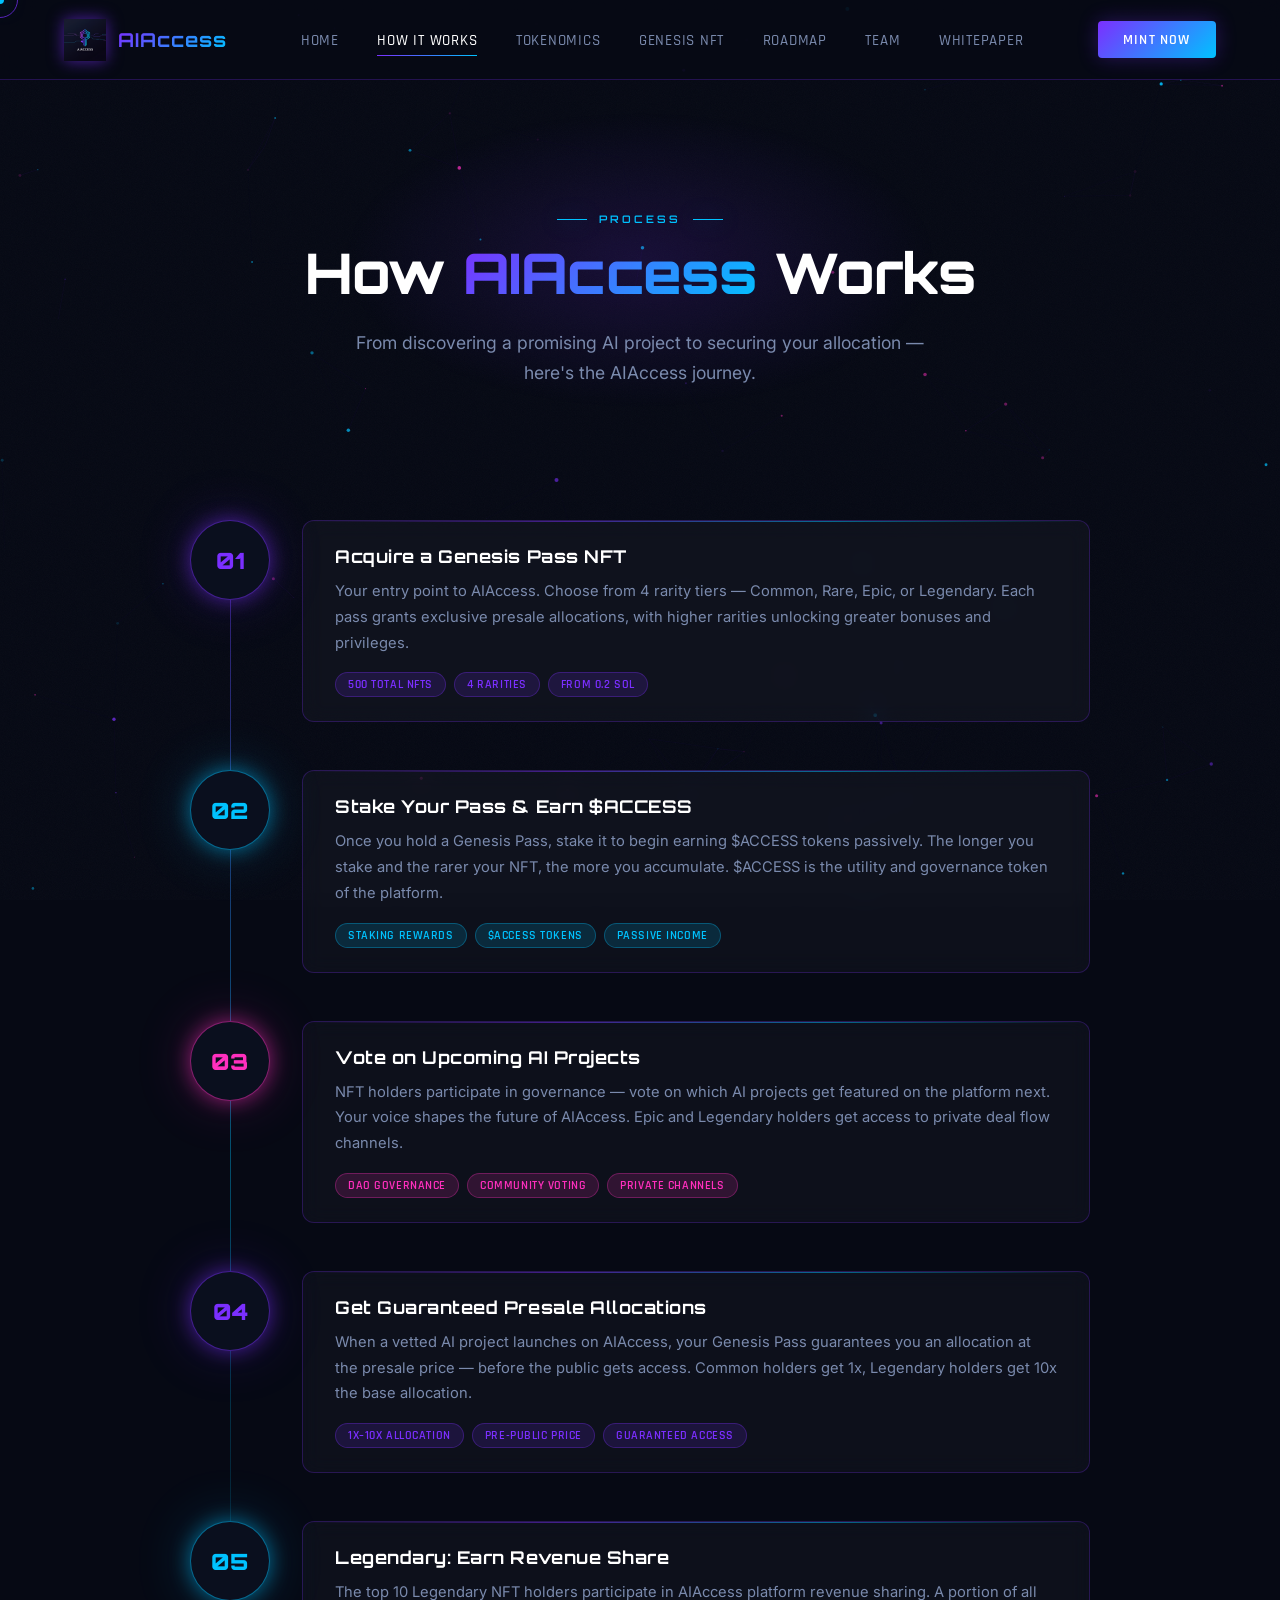
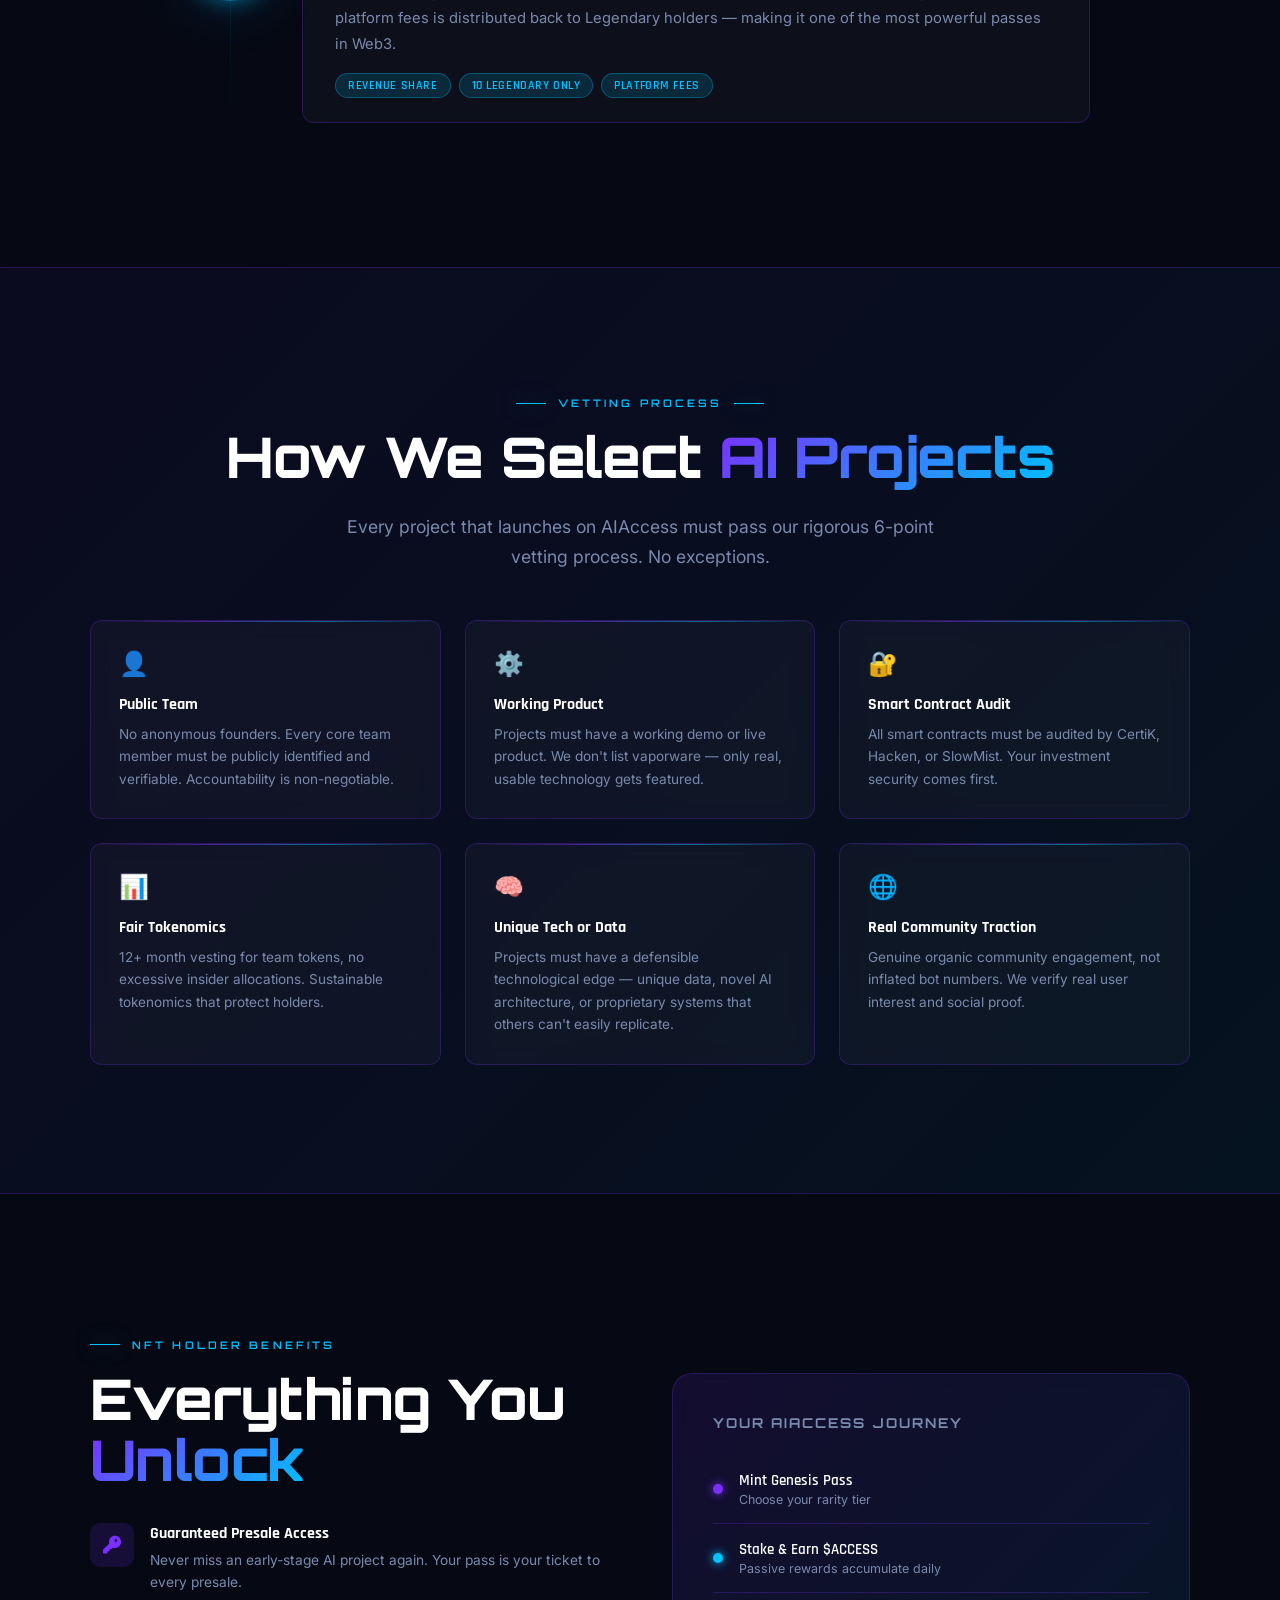
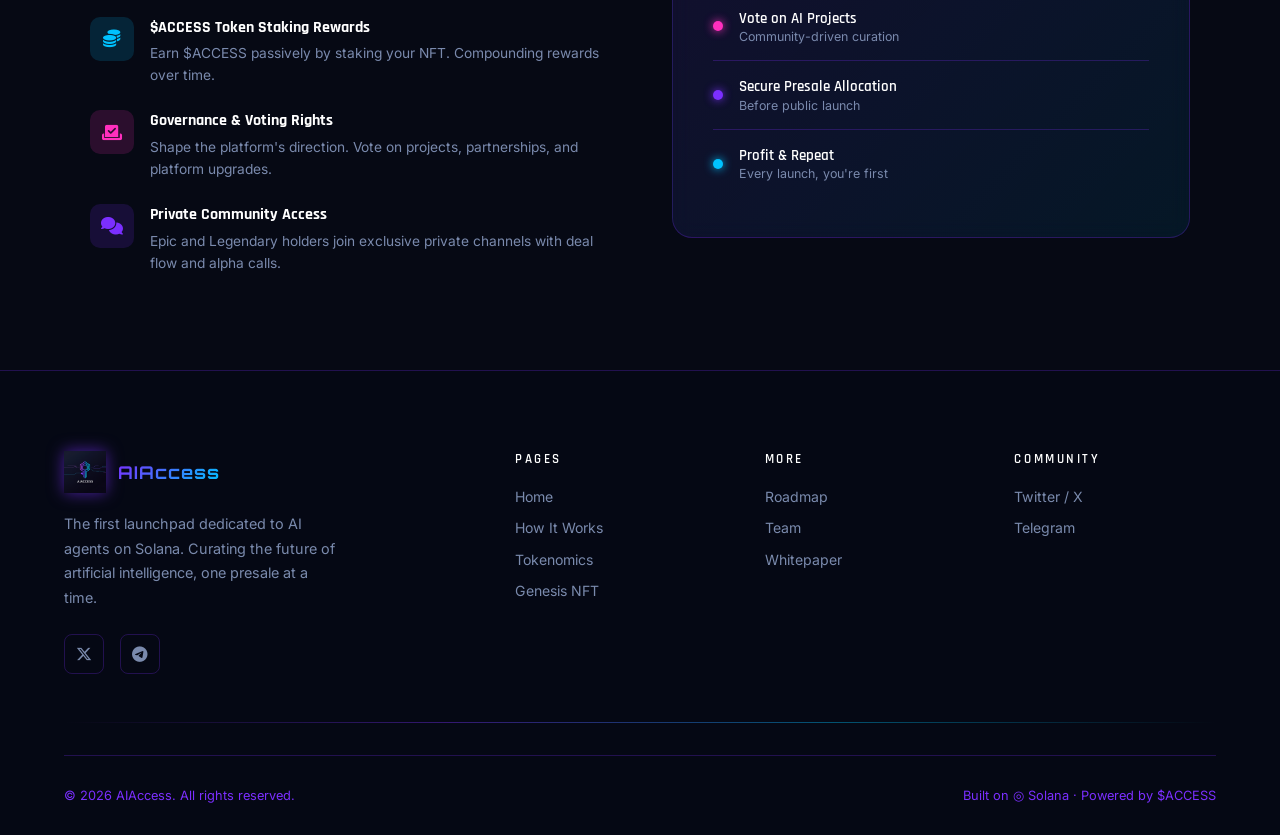
<file: how-it-works.html>
<!DOCTYPE html>
<html lang="en">
<head>
  <meta charset="UTF-8" />
  <meta name="viewport" content="width=device-width, initial-scale=1.0" />
  <title>How It Works — AIAccess</title>
  <link rel="stylesheet" href="style.css" />
  <link rel="stylesheet" href="https://cdnjs.cloudflare.com/ajax/libs/font-awesome/6.5.0/css/all.min.css" />
  <style>
    .page-hero {
      min-height: 40vh;
      display: flex;
      align-items: center;
      justify-content: center;
      text-align: center;
      padding: calc(var(--nav-height) + 3rem) 2rem 3rem;
      position: relative;
    }

    .page-hero-glow {
      position: absolute;
      top: 50%; left: 50%;
      transform: translate(-50%, -50%);
      width: 600px; height: 300px;
      background: radial-gradient(ellipse, rgba(123,47,255,0.15) 0%, transparent 70%);
      pointer-events: none;
    }

    /* Steps */
    .steps-section {
      padding: 2rem clamp(1rem, 5vw, 4rem) 6rem;
    }

    .steps-wrapper {
      max-width: 900px;
      margin: 3rem auto 0;
      position: relative;
    }

    .steps-line {
      position: absolute;
      left: 40px;
      top: 0; bottom: 0;
      width: 1px;
      background: linear-gradient(to bottom, var(--purple), var(--cyan), transparent);
      opacity: 0.4;
    }

    .step-item {
      display: flex;
      gap: 2rem;
      align-items: flex-start;
      margin-bottom: 3rem;
      position: relative;
    }

    .step-num {
      flex-shrink: 0;
      width: 80px;
      height: 80px;
      border-radius: 50%;
      display: flex;
      align-items: center;
      justify-content: center;
      font-family: var(--font-display);
      font-size: 1.4rem;
      font-weight: 900;
      position: relative;
      z-index: 2;
      border: 1px solid var(--border);
      background: var(--bg-secondary);
    }

    .step-num.purple { color: var(--purple); box-shadow: var(--glow-purple); border-color: rgba(123,47,255,0.5); }
    .step-num.cyan { color: var(--cyan); box-shadow: var(--glow-cyan); border-color: rgba(0,194,255,0.5); }
    .step-num.pink { color: var(--pink); box-shadow: var(--glow-pink); border-color: rgba(255,47,190,0.5); }

    .step-content {
      flex: 1;
      padding: 1.5rem 2rem;
    }

    .step-content h3 {
      font-family: var(--font-display);
      font-size: 1.1rem;
      font-weight: 700;
      margin-bottom: 0.75rem;
      letter-spacing: 0.03em;
    }

    .step-content p {
      font-size: 0.92rem;
      color: var(--muted);
      line-height: 1.75;
      margin-bottom: 1rem;
    }

    .step-tags {
      display: flex;
      gap: 0.5rem;
      flex-wrap: wrap;
    }

    .step-tag {
      padding: 0.25rem 0.75rem;
      border-radius: 100px;
      font-family: var(--font-heading);
      font-size: 0.72rem;
      font-weight: 600;
      letter-spacing: 0.05em;
      text-transform: uppercase;
    }

    .step-tag.purple { background: rgba(123,47,255,0.15); color: var(--purple); border: 1px solid rgba(123,47,255,0.3); }
    .step-tag.cyan { background: rgba(0,194,255,0.15); color: var(--cyan); border: 1px solid rgba(0,194,255,0.3); }
    .step-tag.pink { background: rgba(255,47,190,0.15); color: var(--pink); border: 1px solid rgba(255,47,190,0.3); }

    /* Vetting */
    .vetting-section {
      background: linear-gradient(135deg, rgba(123,47,255,0.05), rgba(0,194,255,0.05));
      border-top: 1px solid var(--border);
      border-bottom: 1px solid var(--border);
    }

    .vetting-grid {
      display: grid;
      grid-template-columns: repeat(3, 1fr);
      gap: 1.5rem;
      max-width: 1100px;
      margin: 3rem auto 0;
    }

    .vetting-card {
      padding: 1.75rem;
    }

    .vetting-icon {
      font-size: 1.5rem;
      margin-bottom: 1rem;
    }

    .vetting-card h4 {
      font-family: var(--font-heading);
      font-size: 1rem;
      font-weight: 700;
      margin-bottom: 0.5rem;
    }

    .vetting-card p {
      font-size: 0.85rem;
      color: var(--muted);
      line-height: 1.65;
    }

    /* Benefits */
    .benefits-section { padding: 6rem clamp(1rem, 5vw, 4rem); }

    .benefits-grid {
      display: grid;
      grid-template-columns: 1fr 1fr;
      gap: 4rem;
      align-items: center;
      max-width: 1100px;
      margin: 3rem auto 0;
    }

    .benefits-list {
      display: flex;
      flex-direction: column;
      gap: 1.5rem;
    }

    .benefit-row {
      display: flex;
      gap: 1rem;
      align-items: flex-start;
    }

    .benefit-icon {
      width: 44px;
      height: 44px;
      flex-shrink: 0;
      border-radius: 10px;
      display: flex;
      align-items: center;
      justify-content: center;
      font-size: 1.1rem;
    }

    .benefit-icon.purple { background: rgba(123,47,255,0.15); color: var(--purple); }
    .benefit-icon.cyan { background: rgba(0,194,255,0.15); color: var(--cyan); }
    .benefit-icon.pink { background: rgba(255,47,190,0.15); color: var(--pink); }

    .benefit-text h4 {
      font-family: var(--font-heading);
      font-size: 1rem;
      font-weight: 700;
      margin-bottom: 0.3rem;
    }

    .benefit-text p { font-size: 0.86rem; color: var(--muted); line-height: 1.6; }

    .benefits-visual {
      position: relative;
    }

    .benefits-visual-card {
      padding: 2.5rem;
      border-radius: 20px;
      background: linear-gradient(135deg, rgba(123,47,255,0.12), rgba(0,194,255,0.08));
      border: 1px solid var(--border);
      backdrop-filter: blur(10px);
    }

    .flow-step {
      display: flex;
      align-items: center;
      gap: 1rem;
      padding: 1rem 0;
      border-bottom: 1px solid var(--border);
    }

    .flow-step:last-child { border-bottom: none; }

    .flow-dot {
      width: 10px; height: 10px;
      border-radius: 50%;
      flex-shrink: 0;
    }

    .flow-dot.purple { background: var(--purple); box-shadow: 0 0 10px var(--purple); }
    .flow-dot.cyan { background: var(--cyan); box-shadow: 0 0 10px var(--cyan); }
    .flow-dot.pink { background: var(--pink); box-shadow: 0 0 10px var(--pink); }

    .flow-text { font-family: var(--font-heading); font-size: 0.95rem; font-weight: 600; }
    .flow-sub { font-size: 0.78rem; color: var(--muted); margin-top: 0.1rem; }

    @media (max-width: 900px) {
      .vetting-grid { grid-template-columns: 1fr 1fr; }
      .benefits-grid { grid-template-columns: 1fr; }
    }

    @media (max-width: 600px) {
      .vetting-grid { grid-template-columns: 1fr; }
      .steps-line { display: none; }
      .step-item { flex-direction: column; gap: 1rem; }
      .step-num { width: 60px; height: 60px; font-size: 1.1rem; }
    }
  </style>
</head>
<body>
  <canvas id="bg-canvas"></canvas>
  <div class="noise-overlay"></div>
  <div class="cursor-dot"></div>
  <div class="cursor-ring"></div>

  <nav>
    <a href="index.html" class="nav-logo">
      <img src="logo_for_AIAccess_Dark_backg_2.jpg" alt="AIAccess Logo" />
      <span>AIAccess</span>
    </a>
    <ul class="nav-links">
      <li><a href="index.html">Home</a></li>
      <li><a href="how-it-works.html" class="active">How It Works</a></li>
      <li><a href="tokenomics.html">Tokenomics</a></li>
      <li><a href="genesis-nft.html">Genesis NFT</a></li>
      <li><a href="roadmap.html">Roadmap</a></li>
      <li><a href="team.html">Team</a></li>
      <li><a href="whitepaper.html">Whitepaper</a></li>
    </ul>
    <a href="mint.html" class="nav-cta"><span>Mint Now</span></a>
    <div class="hamburger"><span></span><span></span><span></span></div>
  </nav>

  <div class="mobile-menu">
    <a href="index.html">Home</a>
    <a href="how-it-works.html" class="active">How It Works</a>
    <a href="tokenomics.html">Tokenomics</a>
    <a href="genesis-nft.html">Genesis NFT</a>
    <a href="roadmap.html">Roadmap</a>
    <a href="team.html">Team</a>
    <a href="whitepaper.html">Whitepaper</a>
    <a href="mint.html" class="nav-cta"><span>Mint Now</span></a>
  </div>

  <main>
    <!-- PAGE HERO -->
    <div class="page-hero">
      <div class="page-hero-glow"></div>
      <div>
        <div class="section-label reveal" style="justify-content:center;">Process</div>
        <h1 class="section-title reveal delay-1">
          How <span class="gradient-text">AIAccess</span> Works
        </h1>
        <p class="section-subtitle reveal delay-2" style="margin: 0 auto; text-align:center;">
          From discovering a promising AI project to securing your allocation — here's the AIAccess journey.
        </p>
      </div>
    </div>

    <!-- STEPS -->
    <section class="steps-section">
      <div class="steps-wrapper">
        <div class="steps-line"></div>

        <div class="step-item reveal delay-1">
          <div class="step-num purple">01</div>
          <div class="glass-card step-content">
            <h3>Acquire a Genesis Pass NFT</h3>
            <p>Your entry point to AIAccess. Choose from 4 rarity tiers — Common, Rare, Epic, or Legendary. Each pass grants exclusive presale allocations, with higher rarities unlocking greater bonuses and privileges.</p>
            <div class="step-tags">
              <span class="step-tag purple">500 Total NFTs</span>
              <span class="step-tag purple">4 Rarities</span>
              <span class="step-tag purple">From 0.2 SOL</span>
            </div>
          </div>
        </div>

        <div class="step-item reveal delay-2">
          <div class="step-num cyan">02</div>
          <div class="glass-card step-content">
            <h3>Stake Your Pass &amp; Earn $ACCESS</h3>
            <p>Once you hold a Genesis Pass, stake it to begin earning $ACCESS tokens passively. The longer you stake and the rarer your NFT, the more you accumulate. $ACCESS is the utility and governance token of the platform.</p>
            <div class="step-tags">
              <span class="step-tag cyan">Staking Rewards</span>
              <span class="step-tag cyan">$ACCESS Tokens</span>
              <span class="step-tag cyan">Passive Income</span>
            </div>
          </div>
        </div>

        <div class="step-item reveal delay-3">
          <div class="step-num pink">03</div>
          <div class="glass-card step-content">
            <h3>Vote on Upcoming AI Projects</h3>
            <p>NFT holders participate in governance — vote on which AI projects get featured on the platform next. Your voice shapes the future of AIAccess. Epic and Legendary holders get access to private deal flow channels.</p>
            <div class="step-tags">
              <span class="step-tag pink">DAO Governance</span>
              <span class="step-tag pink">Community Voting</span>
              <span class="step-tag pink">Private Channels</span>
            </div>
          </div>
        </div>

        <div class="step-item reveal delay-4">
          <div class="step-num purple">04</div>
          <div class="glass-card step-content">
            <h3>Get Guaranteed Presale Allocations</h3>
            <p>When a vetted AI project launches on AIAccess, your Genesis Pass guarantees you an allocation at the presale price — before the public gets access. Common holders get 1x, Legendary holders get 10x the base allocation.</p>
            <div class="step-tags">
              <span class="step-tag purple">1x–10x Allocation</span>
              <span class="step-tag purple">Pre-Public Price</span>
              <span class="step-tag purple">Guaranteed Access</span>
            </div>
          </div>
        </div>

        <div class="step-item reveal delay-5">
          <div class="step-num cyan">05</div>
          <div class="glass-card step-content">
            <h3>Legendary: Earn Revenue Share</h3>
            <p>The top 10 Legendary NFT holders participate in AIAccess platform revenue sharing. A portion of all platform fees is distributed back to Legendary holders — making it one of the most powerful passes in Web3.</p>
            <div class="step-tags">
              <span class="step-tag cyan">Revenue Share</span>
              <span class="step-tag cyan">10 Legendary Only</span>
              <span class="step-tag cyan">Platform Fees</span>
            </div>
          </div>
        </div>
      </div>
    </section>

    <!-- VETTING CRITERIA -->
    <section class="vetting-section">
      <div class="container">
        <div class="text-center reveal">
          <div class="section-label" style="justify-content:center;">Vetting Process</div>
          <h2 class="section-title">How We Select <span class="gradient-text">AI Projects</span></h2>
          <p class="section-subtitle" style="margin: 0 auto; text-align:center;">Every project that launches on AIAccess must pass our rigorous 6-point vetting process. No exceptions.</p>
        </div>

        <div class="vetting-grid">
          <div class="glass-card vetting-card tilt-card reveal delay-1">
            <div class="vetting-icon">👤</div>
            <h4>Public Team</h4>
            <p>No anonymous founders. Every core team member must be publicly identified and verifiable. Accountability is non-negotiable.</p>
          </div>
          <div class="glass-card vetting-card tilt-card reveal delay-2">
            <div class="vetting-icon">⚙️</div>
            <h4>Working Product</h4>
            <p>Projects must have a working demo or live product. We don't list vaporware — only real, usable technology gets featured.</p>
          </div>
          <div class="glass-card vetting-card tilt-card reveal delay-3">
            <div class="vetting-icon">🔐</div>
            <h4>Smart Contract Audit</h4>
            <p>All smart contracts must be audited by CertiK, Hacken, or SlowMist. Your investment security comes first.</p>
          </div>
          <div class="glass-card vetting-card tilt-card reveal delay-2">
            <div class="vetting-icon">📊</div>
            <h4>Fair Tokenomics</h4>
            <p>12+ month vesting for team tokens, no excessive insider allocations. Sustainable tokenomics that protect holders.</p>
          </div>
          <div class="glass-card vetting-card tilt-card reveal delay-3">
            <div class="vetting-icon">🧠</div>
            <h4>Unique Tech or Data</h4>
            <p>Projects must have a defensible technological edge — unique data, novel AI architecture, or proprietary systems that others can't easily replicate.</p>
          </div>
          <div class="glass-card vetting-card tilt-card reveal delay-4">
            <div class="vetting-icon">🌐</div>
            <h4>Real Community Traction</h4>
            <p>Genuine organic community engagement, not inflated bot numbers. We verify real user interest and social proof.</p>
          </div>
        </div>
      </div>
    </section>

    <!-- BENEFITS -->
    <section class="benefits-section">
      <div class="benefits-grid">
        <div class="reveal-left">
          <div class="section-label">NFT Holder Benefits</div>
          <h2 class="section-title">Everything You <span class="gradient-text">Unlock</span></h2>
          <div class="benefits-list mt-2">
            <div class="benefit-row">
              <div class="benefit-icon purple"><i class="fa-solid fa-key"></i></div>
              <div class="benefit-text">
                <h4>Guaranteed Presale Access</h4>
                <p>Never miss an early-stage AI project again. Your pass is your ticket to every presale.</p>
              </div>
            </div>
            <div class="benefit-row">
              <div class="benefit-icon cyan"><i class="fa-solid fa-coins"></i></div>
              <div class="benefit-text">
                <h4>$ACCESS Token Staking Rewards</h4>
                <p>Earn $ACCESS passively by staking your NFT. Compounding rewards over time.</p>
              </div>
            </div>
            <div class="benefit-row">
              <div class="benefit-icon pink"><i class="fa-solid fa-vote-yea"></i></div>
              <div class="benefit-text">
                <h4>Governance &amp; Voting Rights</h4>
                <p>Shape the platform's direction. Vote on projects, partnerships, and platform upgrades.</p>
              </div>
            </div>
            <div class="benefit-row">
              <div class="benefit-icon purple"><i class="fa-solid fa-comments"></i></div>
              <div class="benefit-text">
                <h4>Private Community Access</h4>
                <p>Epic and Legendary holders join exclusive private channels with deal flow and alpha calls.</p>
              </div>
            </div>
          </div>
        </div>

        <div class="reveal-right delay-2">
          <div class="benefits-visual-card">
            <h3 style="font-family:var(--font-display);font-size:0.85rem;letter-spacing:0.15em;color:var(--muted);text-transform:uppercase;margin-bottom:1.5rem;">Your AIAccess Journey</h3>
            <div class="flow-step">
              <div class="flow-dot purple"></div>
              <div>
                <div class="flow-text">Mint Genesis Pass</div>
                <div class="flow-sub">Choose your rarity tier</div>
              </div>
            </div>
            <div class="flow-step">
              <div class="flow-dot cyan"></div>
              <div>
                <div class="flow-text">Stake &amp; Earn $ACCESS</div>
                <div class="flow-sub">Passive rewards accumulate daily</div>
              </div>
            </div>
            <div class="flow-step">
              <div class="flow-dot pink"></div>
              <div>
                <div class="flow-text">Vote on AI Projects</div>
                <div class="flow-sub">Community-driven curation</div>
              </div>
            </div>
            <div class="flow-step">
              <div class="flow-dot purple"></div>
              <div>
                <div class="flow-text">Secure Presale Allocation</div>
                <div class="flow-sub">Before public launch</div>
              </div>
            </div>
            <div class="flow-step">
              <div class="flow-dot cyan"></div>
              <div>
                <div class="flow-text">Profit &amp; Repeat</div>
                <div class="flow-sub">Every launch, you're first</div>
              </div>
            </div>
          </div>
        </div>
      </div>
    </section>
  </main>

  <footer>
    <div class="footer-grid">
      <div class="footer-brand">
        <div class="nav-logo">
          <img src="logo_for_AIAccess_Dark_backg_2.jpg" alt="AIAccess Logo" />
          <span style="font-family:var(--font-display);background:var(--grad-main);-webkit-background-clip:text;-webkit-text-fill-color:transparent;background-clip:text;font-size:1.1rem;font-weight:700;">AIAccess</span>
        </div>
        <p>The first launchpad dedicated to AI agents on Solana. Curating the future of artificial intelligence, one presale at a time.</p>
        <div class="footer-social">
          <a href="https://x.com/aikin_access" target="_blank" class="social-icon"><i class="fa-brands fa-x-twitter"></i></a>
          <a href="https://t.me/AIAccessCommunity" target="_blank" class="social-icon"><i class="fa-brands fa-telegram"></i></a>
        </div>
      </div>
      <div class="footer-col">
        <h4>Pages</h4>
        <ul>
          <li><a href="index.html">Home</a></li>
          <li><a href="how-it-works.html">How It Works</a></li>
          <li><a href="tokenomics.html">Tokenomics</a></li>
          <li><a href="genesis-nft.html">Genesis NFT</a></li>
        </ul>
      </div>
      <div class="footer-col">
        <h4>More</h4>
        <ul>
          <li><a href="roadmap.html">Roadmap</a></li>
          <li><a href="team.html">Team</a></li>
          <li><a href="whitepaper.html">Whitepaper</a></li>
        </ul>
      </div>
      <div class="footer-col">
        <h4>Community</h4>
        <ul>
          <li><a href="https://x.com/aikin_access" target="_blank">Twitter / X</a></li>
          <li><a href="https://t.me/AIAccessCommunity" target="_blank">Telegram</a></li>
        </ul>
      </div>
    </div>
    <div class="glow-divider"></div>
    <div class="footer-bottom" style="margin-top:2rem;">
      <span>© 2026 AIAccess. All rights reserved.</span>
      <span>Built on <span>◎ Solana</span> · Powered by <span>$ACCESS</span></span>
    </div>
  </footer>

  <script src="main.js"></script>
</body>
</html>
</file>
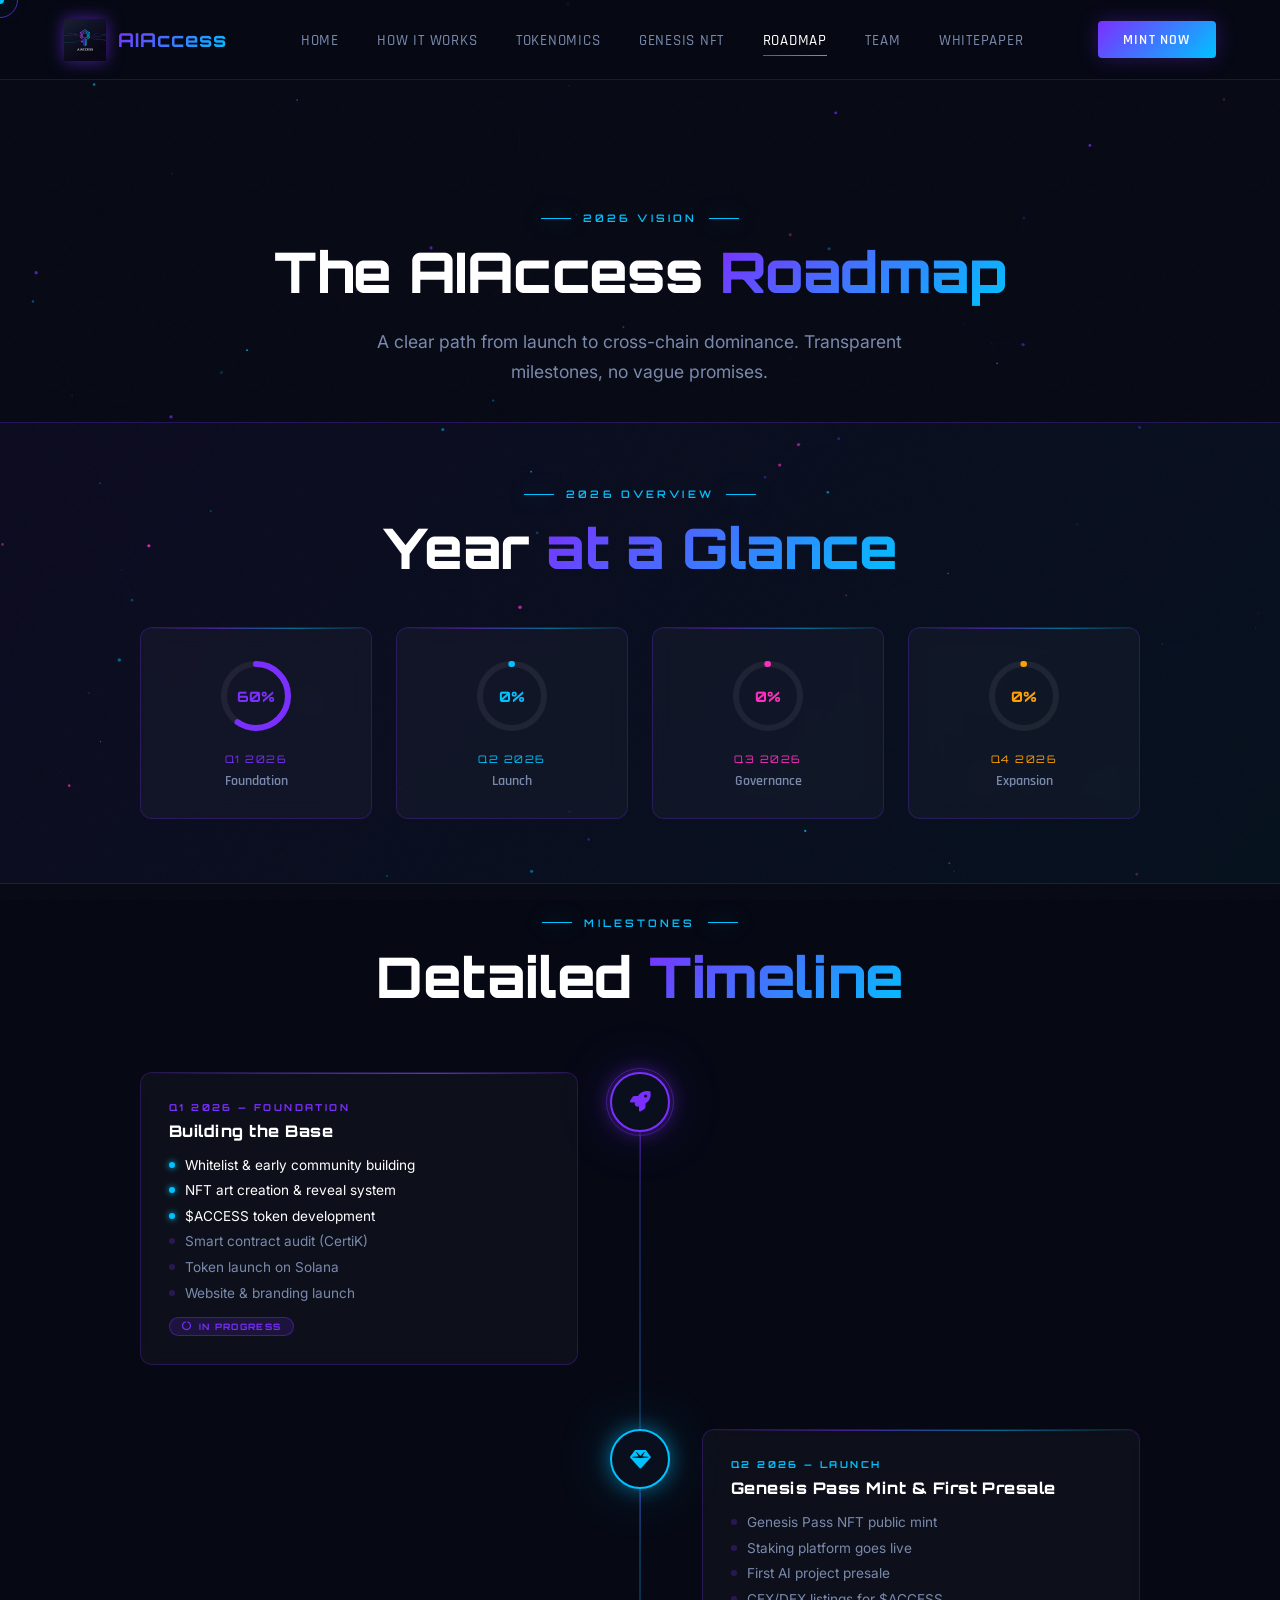
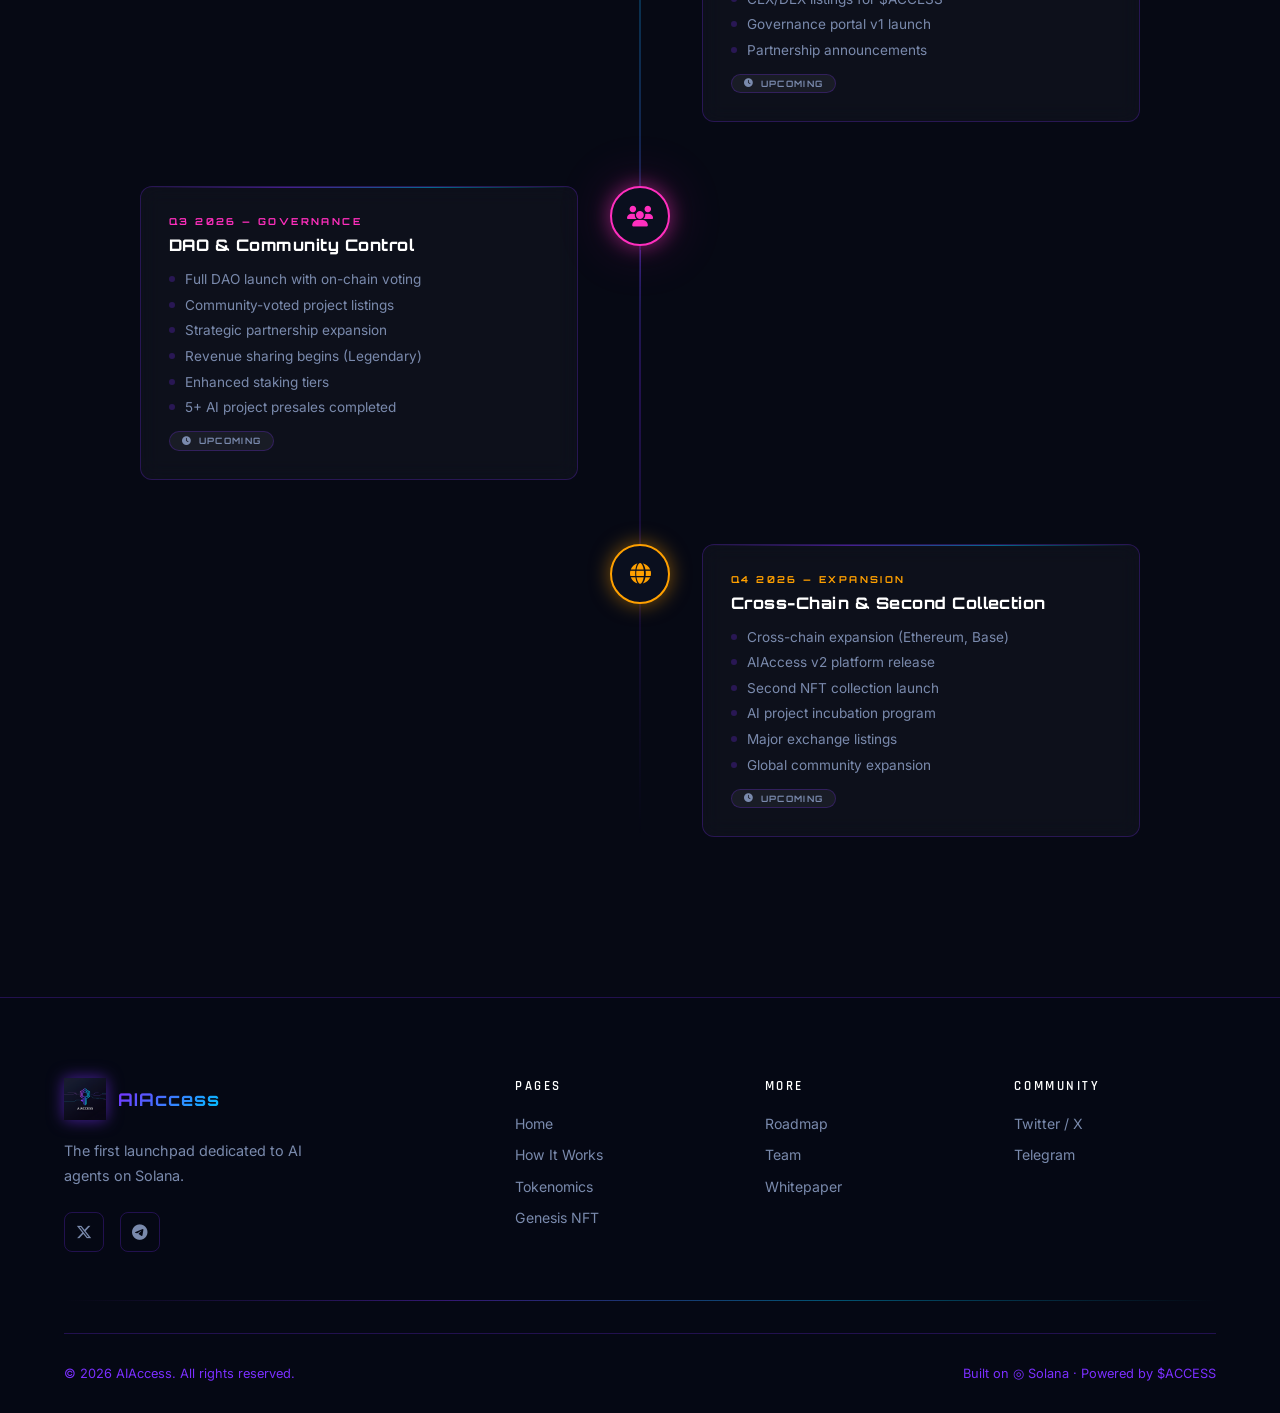
<file: roadmap.html>
<!DOCTYPE html>
<html lang="en">
<head>
  <meta charset="UTF-8" />
  <meta name="viewport" content="width=device-width, initial-scale=1.0" />
  <title>Roadmap — AIAccess</title>
  <link rel="stylesheet" href="style.css" />
  <link rel="stylesheet" href="https://cdnjs.cloudflare.com/ajax/libs/font-awesome/6.5.0/css/all.min.css" />
  <style>
    .page-hero {
      min-height: 38vh;
      display: flex;
      align-items: center;
      justify-content: center;
      text-align: center;
      padding: calc(var(--nav-height) + 3rem) 2rem 2rem;
    }

    /* Timeline */
    .timeline-section {
      padding: 2rem clamp(1rem,5vw,4rem) 6rem;
    }

    .timeline {
      max-width: 1000px;
      margin: 4rem auto 0;
      position: relative;
    }

    /* Center line */
    .timeline::before {
      content: '';
      position: absolute;
      left: 50%;
      top: 0; bottom: 0;
      width: 1px;
      background: linear-gradient(to bottom, var(--purple), var(--cyan), var(--purple), transparent);
      transform: translateX(-50%);
      opacity: 0.5;
    }

    .timeline-item {
      display: grid;
      grid-template-columns: 1fr auto 1fr;
      gap: 0 2rem;
      align-items: start;
      margin-bottom: 4rem;
      position: relative;
    }

    .timeline-item:nth-child(even) .timeline-content { order: 3; }
    .timeline-item:nth-child(even) .timeline-empty { order: 1; }
    .timeline-item:nth-child(odd) .timeline-content { order: 1; }
    .timeline-item:nth-child(odd) .timeline-empty { order: 3; }

    .timeline-center { order: 2; display: flex; flex-direction: column; align-items: center; }

    .timeline-dot {
      width: 60px;
      height: 60px;
      border-radius: 50%;
      display: flex;
      align-items: center;
      justify-content: center;
      font-size: 1.3rem;
      border: 2px solid;
      background: var(--bg-secondary);
      position: relative;
      z-index: 2;
      flex-shrink: 0;
    }

    .timeline-dot.q1 { border-color: var(--purple); color: var(--purple); box-shadow: var(--glow-purple); }
    .timeline-dot.q2 { border-color: var(--cyan); color: var(--cyan); box-shadow: var(--glow-cyan); }
    .timeline-dot.q3 { border-color: var(--pink); color: var(--pink); box-shadow: var(--glow-pink); }
    .timeline-dot.q4 { border-color: #FFA000; color: #FFA000; box-shadow: 0 0 20px rgba(255,160,0,0.5); }

    .timeline-dot.active::after {
      content: '';
      position: absolute;
      inset: -6px;
      border-radius: 50%;
      border: 1px solid;
      opacity: 0.4;
      animation: pulse-ring 2s ease-in-out infinite;
    }

    .timeline-dot.q1.active::after { border-color: var(--purple); }

    @keyframes pulse-ring {
      0%, 100% { transform: scale(1); opacity: 0.4; }
      50% { transform: scale(1.2); opacity: 0; }
    }

    .timeline-connector {
      width: 1px;
      height: 60px;
      background: linear-gradient(to bottom, rgba(123,47,255,0.3), transparent);
      margin-top: 4px;
    }

    .timeline-content {
      padding: 1.75rem;
      position: relative;
    }

    .timeline-quarter {
      font-family: var(--font-display);
      font-size: 0.6rem;
      font-weight: 700;
      letter-spacing: 0.25em;
      text-transform: uppercase;
      margin-bottom: 0.5rem;
    }

    .q1-color { color: var(--purple); }
    .q2-color { color: var(--cyan); }
    .q3-color { color: var(--pink); }
    .q4-color { color: #FFA000; }

    .timeline-title {
      font-family: var(--font-display);
      font-size: 1rem;
      font-weight: 800;
      margin-bottom: 1rem;
      letter-spacing: 0.03em;
    }

    .timeline-items-list {
      display: flex;
      flex-direction: column;
      gap: 0.6rem;
    }

    .roadmap-item {
      display: flex;
      align-items: center;
      gap: 0.6rem;
      font-size: 0.85rem;
      color: var(--muted);
    }

    .roadmap-item .dot {
      width: 6px; height: 6px;
      border-radius: 50%;
      flex-shrink: 0;
    }

    .roadmap-item.done .dot { background: #00ff9d; box-shadow: 0 0 6px #00ff9d; }
    .roadmap-item.done { color: rgba(255,255,255,0.8); }
    .roadmap-item.in-progress .dot { background: var(--cyan); box-shadow: 0 0 6px var(--cyan); animation: blink2 1s ease infinite; }
    .roadmap-item.in-progress { color: var(--white); }
    .roadmap-item.upcoming .dot { background: var(--border); }

    @keyframes blink2 {
      0%, 100% { opacity: 1; }
      50% { opacity: 0.3; }
    }

    .timeline-status {
      display: inline-flex;
      align-items: center;
      gap: 0.4rem;
      padding: 0.2rem 0.75rem;
      border-radius: 100px;
      font-family: var(--font-display);
      font-size: 0.55rem;
      font-weight: 700;
      letter-spacing: 0.15em;
      text-transform: uppercase;
      margin-top: 1rem;
    }

    .status-active { background: rgba(123,47,255,0.15); color: var(--purple); border: 1px solid rgba(123,47,255,0.4); }
    .status-upcoming { background: rgba(255,255,255,0.05); color: var(--muted); border: 1px solid var(--border); }
    .status-soon { background: rgba(0,194,255,0.1); color: var(--cyan); border: 1px solid rgba(0,194,255,0.3); }

    .timeline-empty { }

    /* Progress overview */
    .progress-section {
      padding: 4rem clamp(1rem,5vw,4rem);
      background: linear-gradient(135deg, rgba(123,47,255,0.05), rgba(0,194,255,0.04));
      border-top: 1px solid var(--border);
      border-bottom: 1px solid var(--border);
    }

    .progress-grid {
      display: grid;
      grid-template-columns: repeat(4, 1fr);
      gap: 1.5rem;
      max-width: 1000px;
      margin: 3rem auto 0;
    }

    .progress-card {
      padding: 1.75rem;
      text-align: center;
      position: relative;
    }

    .progress-circle {
      width: 80px;
      height: 80px;
      margin: 0 auto 1rem;
      position: relative;
    }

    .progress-svg {
      width: 80px;
      height: 80px;
      transform: rotate(-90deg);
    }

    .progress-bg { fill: none; stroke: rgba(255,255,255,0.06); stroke-width: 6; }
    .progress-fill { fill: none; stroke-width: 6; stroke-linecap: round; transition: stroke-dasharray 1.5s ease; }

    .progress-pct {
      position: absolute;
      top: 50%; left: 50%;
      transform: translate(-50%, -50%);
      font-family: var(--font-display);
      font-size: 0.9rem;
      font-weight: 800;
    }

    .progress-quarter {
      font-family: var(--font-display);
      font-size: 0.65rem;
      letter-spacing: 0.15em;
      text-transform: uppercase;
      margin-bottom: 0.4rem;
    }

    .progress-name {
      font-family: var(--font-heading);
      font-size: 0.85rem;
      font-weight: 600;
      color: var(--muted);
    }

    @media (max-width: 900px) {
      .timeline::before { left: 30px; }
      .timeline-item { grid-template-columns: auto 1fr; }
      .timeline-item:nth-child(even) .timeline-content,
      .timeline-item:nth-child(odd) .timeline-content { order: 2; }
      .timeline-item:nth-child(even) .timeline-empty,
      .timeline-item:nth-child(odd) .timeline-empty { display: none; }
      .timeline-center { order: 1; }
      .progress-grid { grid-template-columns: 1fr 1fr; }
    }

    @media (max-width: 500px) {
      .progress-grid { grid-template-columns: 1fr 1fr; gap: 1rem; }
      .timeline-dot { width: 44px; height: 44px; font-size: 1rem; }
    }
  </style>
</head>
<body>
  <canvas id="bg-canvas"></canvas>
  <div class="noise-overlay"></div>
  <div class="cursor-dot"></div>
  <div class="cursor-ring"></div>

  <nav>
    <a href="index.html" class="nav-logo">
      <img src="logo_for_AIAccess_Dark_backg_2.jpg" alt="AIAccess Logo" />
      <span>AIAccess</span>
    </a>
    <ul class="nav-links">
      <li><a href="index.html">Home</a></li>
      <li><a href="how-it-works.html">How It Works</a></li>
      <li><a href="tokenomics.html">Tokenomics</a></li>
      <li><a href="genesis-nft.html">Genesis NFT</a></li>
      <li><a href="roadmap.html" class="active">Roadmap</a></li>
      <li><a href="team.html">Team</a></li>
      <li><a href="whitepaper.html">Whitepaper</a></li>
    </ul>
    <a href="mint.html" class="nav-cta"><span>Mint Now</span></a>
    <div class="hamburger"><span></span><span></span><span></span></div>
  </nav>

  <div class="mobile-menu">
    <a href="index.html">Home</a>
    <a href="how-it-works.html">How It Works</a>
    <a href="tokenomics.html">Tokenomics</a>
    <a href="genesis-nft.html">Genesis NFT</a>
    <a href="roadmap.html" class="active">Roadmap</a>
    <a href="team.html">Team</a>
    <a href="whitepaper.html">Whitepaper</a>
    <a href="mint.html" class="nav-cta"><span>Mint Now</span></a>
  </div>

  <main>
    <div class="page-hero">
      <div>
        <div class="section-label reveal" style="justify-content:center;">2026 Vision</div>
        <h1 class="section-title reveal delay-1">The AIAccess <span class="gradient-text">Roadmap</span></h1>
        <p class="section-subtitle reveal delay-2" style="margin:0 auto;text-align:center;">A clear path from launch to cross-chain dominance. Transparent milestones, no vague promises.</p>
      </div>
    </div>

    <!-- PROGRESS OVERVIEW -->
    <section class="progress-section">
      <div class="container">
        <div class="text-center reveal">
          <div class="section-label" style="justify-content:center;">2026 Overview</div>
          <h2 class="section-title">Year <span class="gradient-text">at a Glance</span></h2>
        </div>

        <div class="progress-grid">
          <div class="glass-card progress-card reveal delay-1">
            <div class="progress-circle">
              <svg class="progress-svg" viewBox="0 0 80 80">
                <circle class="progress-bg" cx="40" cy="40" r="32"/>
                <circle class="progress-fill" cx="40" cy="40" r="32" stroke="#7B2FFF"
                  stroke-dasharray="120 200"/>
              </svg>
              <div class="progress-pct" style="color:var(--purple);">60%</div>
            </div>
            <div class="progress-quarter q1-color">Q1 2026</div>
            <div class="progress-name">Foundation</div>
          </div>

          <div class="glass-card progress-card reveal delay-2">
            <div class="progress-circle">
              <svg class="progress-svg" viewBox="0 0 80 80">
                <circle class="progress-bg" cx="40" cy="40" r="32"/>
                <circle class="progress-fill" cx="40" cy="40" r="32" stroke="#00C2FF"
                  stroke-dasharray="0 200"/>
              </svg>
              <div class="progress-pct" style="color:var(--cyan);">0%</div>
            </div>
            <div class="progress-quarter q2-color">Q2 2026</div>
            <div class="progress-name">Launch</div>
          </div>

          <div class="glass-card progress-card reveal delay-3">
            <div class="progress-circle">
              <svg class="progress-svg" viewBox="0 0 80 80">
                <circle class="progress-bg" cx="40" cy="40" r="32"/>
                <circle class="progress-fill" cx="40" cy="40" r="32" stroke="#FF2FBE"
                  stroke-dasharray="0 200"/>
              </svg>
              <div class="progress-pct" style="color:var(--pink);">0%</div>
            </div>
            <div class="progress-quarter q3-color">Q3 2026</div>
            <div class="progress-name">Governance</div>
          </div>

          <div class="glass-card progress-card reveal delay-4">
            <div class="progress-circle">
              <svg class="progress-svg" viewBox="0 0 80 80">
                <circle class="progress-bg" cx="40" cy="40" r="32"/>
                <circle class="progress-fill" cx="40" cy="40" r="32" stroke="#FFA000"
                  stroke-dasharray="0 200"/>
              </svg>
              <div class="progress-pct" style="color:#FFA000;">0%</div>
            </div>
            <div class="progress-quarter q4-color">Q4 2026</div>
            <div class="progress-name">Expansion</div>
          </div>
        </div>
      </div>
    </section>

    <!-- TIMELINE -->
    <section class="timeline-section">
      <div class="container">
        <div class="text-center reveal">
          <div class="section-label" style="justify-content:center;">Milestones</div>
          <h2 class="section-title">Detailed <span class="gradient-text">Timeline</span></h2>
        </div>

        <div class="timeline">

          <!-- Q1 -->
          <div class="timeline-item">
            <div class="timeline-content glass-card tilt-card reveal-left delay-1">
              <div class="timeline-quarter q1-color">Q1 2026 — Foundation</div>
              <div class="timeline-title">Building the Base</div>
              <div class="timeline-items-list">
                <div class="roadmap-item in-progress"><div class="dot"></div>Whitelist &amp; early community building</div>
                <div class="roadmap-item in-progress"><div class="dot"></div>NFT art creation &amp; reveal system</div>
                <div class="roadmap-item in-progress"><div class="dot"></div>$ACCESS token development</div>
                <div class="roadmap-item upcoming"><div class="dot"></div>Smart contract audit (CertiK)</div>
                <div class="roadmap-item upcoming"><div class="dot"></div>Token launch on Solana</div>
                <div class="roadmap-item upcoming"><div class="dot"></div>Website &amp; branding launch</div>
              </div>
              <div class="timeline-status status-active"><i class="fa-solid fa-circle-notch fa-spin"></i> In Progress</div>
            </div>
            <div class="timeline-center">
              <div class="timeline-dot q1 active"><i class="fa-solid fa-rocket"></i></div>
              <div class="timeline-connector"></div>
            </div>
            <div class="timeline-empty"></div>
          </div>

          <!-- Q2 -->
          <div class="timeline-item">
            <div class="timeline-empty"></div>
            <div class="timeline-center">
              <div class="timeline-dot q2"><i class="fa-solid fa-gem"></i></div>
              <div class="timeline-connector"></div>
            </div>
            <div class="timeline-content glass-card tilt-card reveal-right delay-2">
              <div class="timeline-quarter q2-color">Q2 2026 — Launch</div>
              <div class="timeline-title">Genesis Pass Mint &amp; First Presale</div>
              <div class="timeline-items-list">
                <div class="roadmap-item upcoming"><div class="dot"></div>Genesis Pass NFT public mint</div>
                <div class="roadmap-item upcoming"><div class="dot"></div>Staking platform goes live</div>
                <div class="roadmap-item upcoming"><div class="dot"></div>First AI project presale</div>
                <div class="roadmap-item upcoming"><div class="dot"></div>CEX/DEX listings for $ACCESS</div>
                <div class="roadmap-item upcoming"><div class="dot"></div>Governance portal v1 launch</div>
                <div class="roadmap-item upcoming"><div class="dot"></div>Partnership announcements</div>
              </div>
              <div class="timeline-status status-upcoming"><i class="fa-solid fa-clock"></i> Upcoming</div>
            </div>
          </div>

          <!-- Q3 -->
          <div class="timeline-item">
            <div class="timeline-content glass-card tilt-card reveal-left delay-3">
              <div class="timeline-quarter q3-color">Q3 2026 — Governance</div>
              <div class="timeline-title">DAO &amp; Community Control</div>
              <div class="timeline-items-list">
                <div class="roadmap-item upcoming"><div class="dot"></div>Full DAO launch with on-chain voting</div>
                <div class="roadmap-item upcoming"><div class="dot"></div>Community-voted project listings</div>
                <div class="roadmap-item upcoming"><div class="dot"></div>Strategic partnership expansion</div>
                <div class="roadmap-item upcoming"><div class="dot"></div>Revenue sharing begins (Legendary)</div>
                <div class="roadmap-item upcoming"><div class="dot"></div>Enhanced staking tiers</div>
                <div class="roadmap-item upcoming"><div class="dot"></div>5+ AI project presales completed</div>
              </div>
              <div class="timeline-status status-upcoming"><i class="fa-solid fa-clock"></i> Upcoming</div>
            </div>
            <div class="timeline-center">
              <div class="timeline-dot q3"><i class="fa-solid fa-users"></i></div>
              <div class="timeline-connector"></div>
            </div>
            <div class="timeline-empty"></div>
          </div>

          <!-- Q4 -->
          <div class="timeline-item">
            <div class="timeline-empty"></div>
            <div class="timeline-center">
              <div class="timeline-dot q4"><i class="fa-solid fa-globe"></i></div>
            </div>
            <div class="timeline-content glass-card tilt-card reveal-right delay-4">
              <div class="timeline-quarter q4-color">Q4 2026 — Expansion</div>
              <div class="timeline-title">Cross-Chain &amp; Second Collection</div>
              <div class="timeline-items-list">
                <div class="roadmap-item upcoming"><div class="dot"></div>Cross-chain expansion (Ethereum, Base)</div>
                <div class="roadmap-item upcoming"><div class="dot"></div>AIAccess v2 platform release</div>
                <div class="roadmap-item upcoming"><div class="dot"></div>Second NFT collection launch</div>
                <div class="roadmap-item upcoming"><div class="dot"></div>AI project incubation program</div>
                <div class="roadmap-item upcoming"><div class="dot"></div>Major exchange listings</div>
                <div class="roadmap-item upcoming"><div class="dot"></div>Global community expansion</div>
              </div>
              <div class="timeline-status status-upcoming"><i class="fa-solid fa-clock"></i> Upcoming</div>
            </div>
          </div>

        </div>
      </div>
    </section>
  </main>

  <footer>
    <div class="footer-grid">
      <div class="footer-brand">
        <div class="nav-logo">
          <img src="logo_for_AIAccess_Dark_backg_2.jpg" alt="AIAccess Logo" />
          <span style="font-family:var(--font-display);background:var(--grad-main);-webkit-background-clip:text;-webkit-text-fill-color:transparent;background-clip:text;font-size:1.1rem;font-weight:700;">AIAccess</span>
        </div>
        <p>The first launchpad dedicated to AI agents on Solana.</p>
        <div class="footer-social">
          <a href="https://x.com/aikin_access" target="_blank" class="social-icon"><i class="fa-brands fa-x-twitter"></i></a>
          <a href="https://t.me/AIAccessCommunity" target="_blank" class="social-icon"><i class="fa-brands fa-telegram"></i></a>
        </div>
      </div>
      <div class="footer-col"><h4>Pages</h4><ul><li><a href="index.html">Home</a></li><li><a href="how-it-works.html">How It Works</a></li><li><a href="tokenomics.html">Tokenomics</a></li><li><a href="genesis-nft.html">Genesis NFT</a></li></ul></div>
      <div class="footer-col"><h4>More</h4><ul><li><a href="roadmap.html">Roadmap</a></li><li><a href="team.html">Team</a></li><li><a href="whitepaper.html">Whitepaper</a></li></ul></div>
      <div class="footer-col"><h4>Community</h4><ul><li><a href="https://x.com/aikin_access" target="_blank">Twitter / X</a></li><li><a href="https://t.me/AIAccessCommunity" target="_blank">Telegram</a></li></ul></div>
    </div>
    <div class="glow-divider"></div>
    <div class="footer-bottom" style="margin-top:2rem;">
      <span>© 2026 AIAccess. All rights reserved.</span>
      <span>Built on <span>◎ Solana</span> · Powered by <span>$ACCESS</span></span>
    </div>
  </footer>

  <script src="main.js"></script>
</body>
</html>
</file>
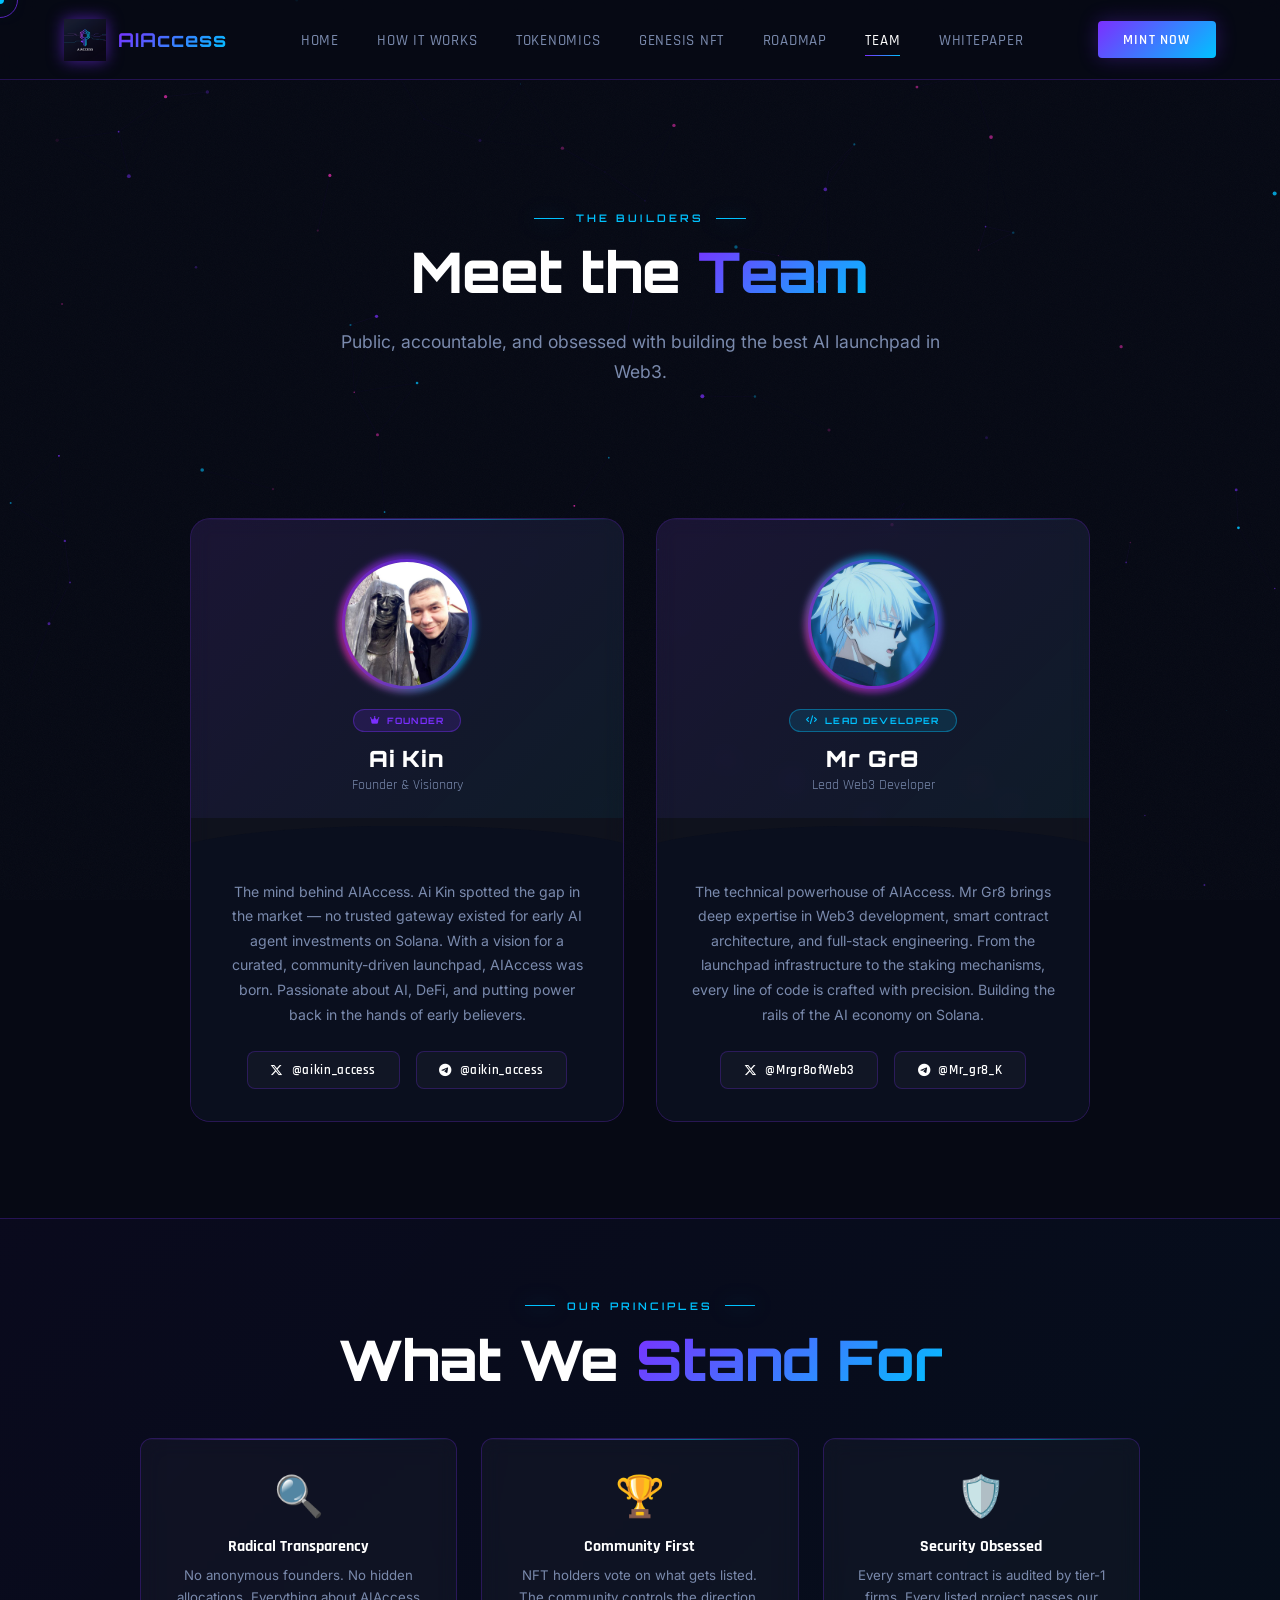
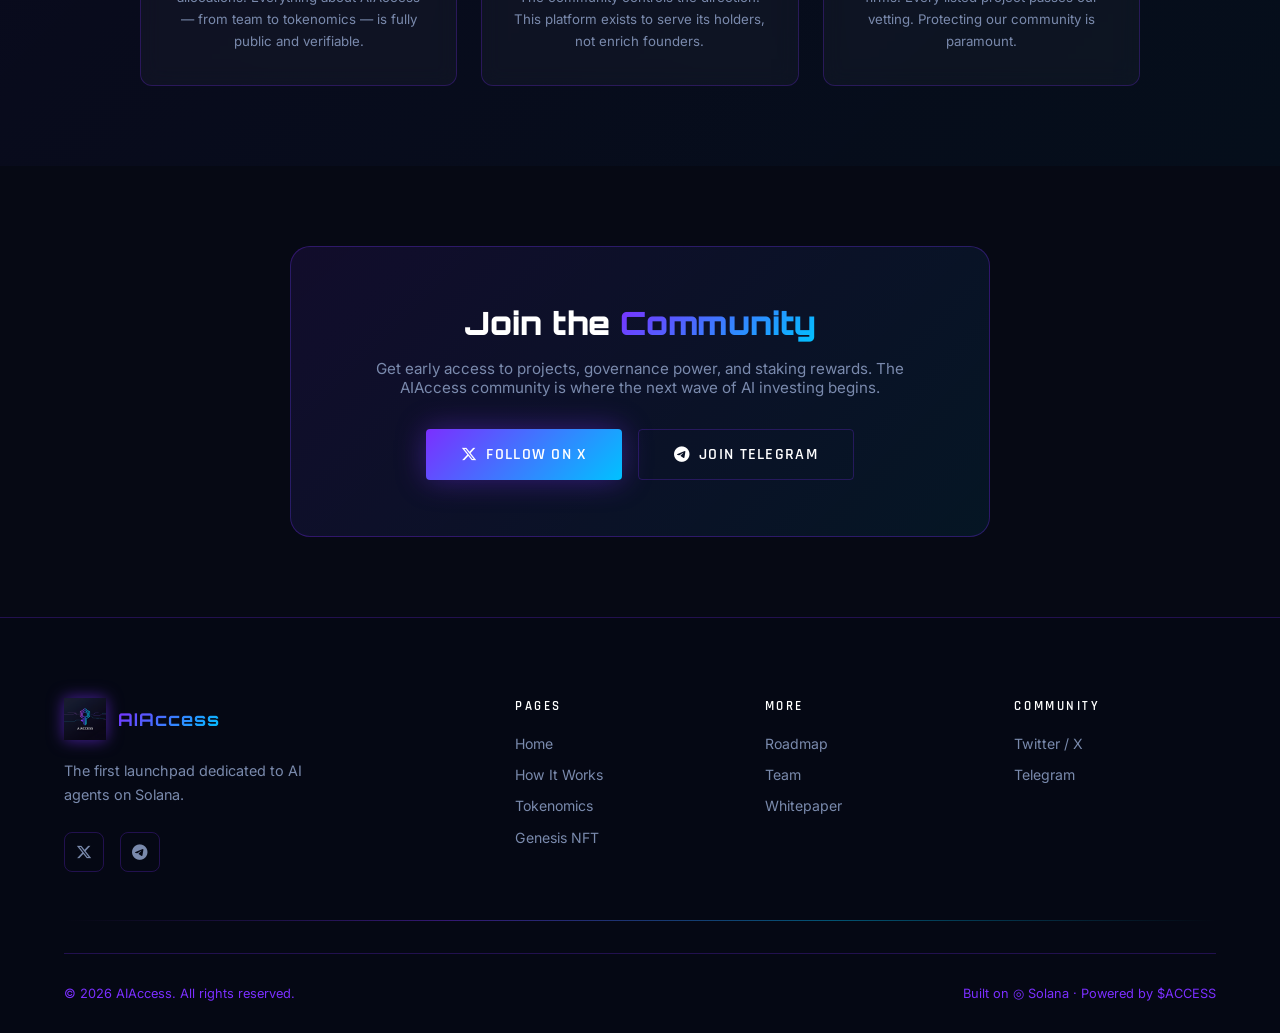
<file: team.html>
<!DOCTYPE html>
<html lang="en">
<head>
  <meta charset="UTF-8" />
  <meta name="viewport" content="width=device-width, initial-scale=1.0" />
  <title>Team — AIAccess</title>
  <link rel="stylesheet" href="style.css" />
  <link rel="stylesheet" href="https://cdnjs.cloudflare.com/ajax/libs/font-awesome/6.5.0/css/all.min.css" />
  <style>
    .page-hero {
      min-height: 38vh;
      display: flex;
      align-items: center;
      justify-content: center;
      text-align: center;
      padding: calc(var(--nav-height) + 3rem) 2rem 2rem;
      position: relative;
    }

    /* Team Cards */
    .team-section {
      padding: 2rem clamp(1rem,5vw,4rem) 6rem;
    }

    .team-grid {
      display: grid;
      grid-template-columns: repeat(2, 1fr);
      gap: 2rem;
      max-width: 900px;
      margin: 4rem auto 0;
    }

    .team-card {
      border-radius: 20px;
      overflow: hidden;
      position: relative;
      transition: var(--transition);
      cursor: pointer;
    }

    .team-card:hover {
      transform: translateY(-8px);
      box-shadow: 0 30px 80px rgba(123,47,255,0.2);
    }

    .team-card-top {
      position: relative;
      padding: 2.5rem 2rem 0;
      background: linear-gradient(135deg, rgba(123,47,255,0.1), rgba(0,194,255,0.05));
      display: flex;
      flex-direction: column;
      align-items: center;
      text-align: center;
    }

    .team-avatar-wrapper {
      position: relative;
      width: 130px;
      height: 130px;
      margin-bottom: 1.25rem;
    }

    .team-avatar {
      width: 130px;
      height: 130px;
      border-radius: 50%;
      object-fit: cover;
      position: relative;
      z-index: 2;
      border: 3px solid rgba(123,47,255,0.4);
    }

    .team-avatar-glow {
      position: absolute;
      inset: -4px;
      border-radius: 50%;
      background: conic-gradient(from 0deg, var(--purple), var(--cyan), var(--pink), var(--purple));
      animation: spin-slow 6s linear infinite;
      z-index: 1;
      opacity: 0.6;
      filter: blur(3px);
    }

    .team-avatar-placeholder {
      width: 130px;
      height: 130px;
      border-radius: 50%;
      display: flex;
      align-items: center;
      justify-content: center;
      font-size: 3rem;
      position: relative;
      z-index: 2;
      background: linear-gradient(135deg, rgba(123,47,255,0.3), rgba(0,194,255,0.2));
      border: 3px solid rgba(123,47,255,0.5);
    }

    .team-role-badge {
      display: inline-flex;
      align-items: center;
      gap: 0.4rem;
      padding: 0.3rem 1rem;
      border-radius: 100px;
      font-family: var(--font-display);
      font-size: 0.55rem;
      font-weight: 700;
      letter-spacing: 0.15em;
      text-transform: uppercase;
      margin-bottom: 0.75rem;
    }

    .role-founder { background: rgba(123,47,255,0.15); color: var(--purple); border: 1px solid rgba(123,47,255,0.4); }
    .role-dev { background: rgba(0,194,255,0.12); color: var(--cyan); border: 1px solid rgba(0,194,255,0.4); }

    .team-name {
      font-family: var(--font-display);
      font-size: 1.4rem;
      font-weight: 900;
      margin-bottom: 0.25rem;
      letter-spacing: 0.03em;
    }

    .team-title {
      font-family: var(--font-heading);
      font-size: 0.85rem;
      color: var(--muted);
      margin-bottom: 1.5rem;
    }

    .team-card-wave {
      width: 100%;
      height: 30px;
      background: var(--bg-secondary);
      clip-path: ellipse(55% 100% at 50% 100%);
      margin-top: 0.5rem;
    }

    .team-card-body {
      padding: 1.5rem 2rem 2rem;
      background: var(--bg-secondary);
    }

    .team-bio {
      font-size: 0.88rem;
      color: var(--muted);
      line-height: 1.75;
      text-align: center;
      margin-bottom: 1.5rem;
    }

    .team-socials {
      display: flex;
      gap: 1rem;
      justify-content: center;
    }

    .team-social-btn {
      display: inline-flex;
      align-items: center;
      gap: 0.5rem;
      padding: 0.6rem 1.4rem;
      border-radius: 8px;
      font-family: var(--font-heading);
      font-size: 0.8rem;
      font-weight: 600;
      letter-spacing: 0.05em;
      transition: var(--transition);
      border: 1px solid var(--border);
      background: var(--bg-card);
    }

    .team-social-btn:hover {
      transform: translateY(-2px);
    }

    .team-social-btn.twitter:hover {
      border-color: var(--purple);
      color: var(--purple);
      box-shadow: var(--glow-purple);
    }

    .team-social-btn.telegram:hover {
      border-color: var(--cyan);
      color: var(--cyan);
      box-shadow: var(--glow-cyan);
    }

    /* Values section */
    .values-section {
      padding: 5rem clamp(1rem,5vw,4rem);
      border-top: 1px solid var(--border);
      background: linear-gradient(135deg, rgba(123,47,255,0.04), rgba(0,194,255,0.03));
    }

    .values-grid {
      display: grid;
      grid-template-columns: repeat(3, 1fr);
      gap: 1.5rem;
      max-width: 1000px;
      margin: 3rem auto 0;
    }

    .value-card {
      padding: 2rem;
      text-align: center;
    }

    .value-emoji {
      font-size: 2.5rem;
      margin-bottom: 1rem;
      display: block;
    }

    .value-card h4 {
      font-family: var(--font-heading);
      font-size: 1rem;
      font-weight: 700;
      margin-bottom: 0.5rem;
    }

    .value-card p { font-size: 0.83rem; color: var(--muted); line-height: 1.65; }

    /* Join section */
    .join-section {
      padding: 5rem clamp(1rem,5vw,4rem);
      text-align: center;
    }

    .join-card {
      max-width: 700px;
      margin: 0 auto;
      padding: 3.5rem;
      border-radius: 20px;
      background: linear-gradient(135deg, rgba(123,47,255,0.1), rgba(0,194,255,0.07));
      border: 1px solid rgba(123,47,255,0.3);
    }

    .join-card h2 {
      font-family: var(--font-display);
      font-size: clamp(1.4rem,3vw,2rem);
      font-weight: 900;
      margin-bottom: 1rem;
    }

    .join-card p { color: var(--muted); margin-bottom: 2rem; font-size: 0.95rem; }

    .join-btns { display: flex; gap: 1rem; justify-content: center; flex-wrap: wrap; }

    @media (max-width: 700px) {
      .team-grid { grid-template-columns: 1fr; }
      .values-grid { grid-template-columns: 1fr 1fr; }
    }

    @media (max-width: 480px) {
      .values-grid { grid-template-columns: 1fr; }
      .join-card { padding: 2rem 1.25rem; }
    }
  </style>
</head>
<body>
  <canvas id="bg-canvas"></canvas>
  <div class="noise-overlay"></div>
  <div class="cursor-dot"></div>
  <div class="cursor-ring"></div>

  <nav>
    <a href="index.html" class="nav-logo">
      <img src="logo_for_AIAccess_Dark_backg_2.jpg" alt="AIAccess Logo" />
      <span>AIAccess</span>
    </a>
    <ul class="nav-links">
      <li><a href="index.html">Home</a></li>
      <li><a href="how-it-works.html">How It Works</a></li>
      <li><a href="tokenomics.html">Tokenomics</a></li>
      <li><a href="genesis-nft.html">Genesis NFT</a></li>
      <li><a href="roadmap.html">Roadmap</a></li>
      <li><a href="team.html" class="active">Team</a></li>
      <li><a href="whitepaper.html">Whitepaper</a></li>
    </ul>
    <a href="mint.html" class="nav-cta"><span>Mint Now</span></a>
    <div class="hamburger"><span></span><span></span><span></span></div>
  </nav>

  <div class="mobile-menu">
    <a href="index.html">Home</a>
    <a href="how-it-works.html">How It Works</a>
    <a href="tokenomics.html">Tokenomics</a>
    <a href="genesis-nft.html">Genesis NFT</a>
    <a href="roadmap.html">Roadmap</a>
    <a href="team.html" class="active">Team</a>
    <a href="whitepaper.html">Whitepaper</a>
    <a href="mint.html" class="nav-cta"><span>Mint Now</span></a>
  </div>

  <main>
    <div class="page-hero">
      <div>
        <div class="section-label reveal" style="justify-content:center;">The Builders</div>
        <h1 class="section-title reveal delay-1">Meet the <span class="gradient-text">Team</span></h1>
        <p class="section-subtitle reveal delay-2" style="margin:0 auto;text-align:center;">Public, accountable, and obsessed with building the best AI launchpad in Web3.</p>
      </div>
    </div>

    <!-- TEAM -->
    <section class="team-section">
      <div class="team-grid">

        <!-- Ai Kin -->
        <div class="glass-card team-card tilt-card reveal delay-1">
          <div class="team-card-top">
            <div class="team-avatar-wrapper">
              <div class="team-avatar-glow"></div>
              <img src="photo_5377722049201116711_x.jpg" alt="Ai Kin" class="team-avatar" />
            </div>
            <div class="team-role-badge role-founder"><i class="fa-solid fa-crown"></i> Founder</div>
            <div class="team-name">Ai Kin</div>
            <div class="team-title">Founder &amp; Visionary</div>
          </div>
          <div class="team-card-wave"></div>
          <div class="team-card-body">
            <p class="team-bio">
              The mind behind AIAccess. Ai Kin spotted the gap in the market — no trusted gateway existed for early AI agent investments on Solana. With a vision for a curated, community-driven launchpad, AIAccess was born. Passionate about AI, DeFi, and putting power back in the hands of early believers.
            </p>
            <div class="team-socials">
              <a href="https://x.com/aikin_access" target="_blank" class="team-social-btn twitter">
                <i class="fa-brands fa-x-twitter"></i> @aikin_access
              </a>
              <a href="https://t.me/AIAccessCommunity" target="_blank" class="team-social-btn telegram">
                <i class="fa-brands fa-telegram"></i> @aikin_access
              </a>
            </div>
          </div>
        </div>

        <!-- Mr Gr8 -->
        <div class="glass-card team-card tilt-card reveal delay-2">
          <div class="team-card-top">
            <div class="team-avatar-wrapper">
              <div class="team-avatar-glow" style="background:conic-gradient(from 0deg,var(--cyan),var(--purple),var(--pink),var(--cyan));"></div>
              <img src="mr gr8 profile image.jpg" alt="Mr Gr8" class="team-avatar" />
            </div>
            <div class="team-role-badge role-dev"><i class="fa-solid fa-code"></i> Lead Developer</div>
            <div class="team-name">Mr Gr8</div>
            <div class="team-title">Lead Web3 Developer</div>
          </div>
          <div class="team-card-wave"></div>
          <div class="team-card-body">
            <p class="team-bio">
              The technical powerhouse of AIAccess. Mr Gr8 brings deep expertise in Web3 development, smart contract architecture, and full-stack engineering. From the launchpad infrastructure to the staking mechanisms, every line of code is crafted with precision. Building the rails of the AI economy on Solana.
            </p>
            <div class="team-socials">
              <a href="https://x.com/Mrgr8ofWeb3" target="_blank" class="team-social-btn twitter">
                <i class="fa-brands fa-x-twitter"></i> @Mrgr8ofWeb3
              </a>
              <a href="https://t.me/Mr_gr8_K" target="_blank" class="team-social-btn telegram">
                <i class="fa-brands fa-telegram"></i> @Mr_gr8_K
              </a>
            </div>
          </div>
        </div>

      </div>
    </section>

    <!-- VALUES -->
    <section class="values-section">
      <div class="container">
        <div class="text-center reveal">
          <div class="section-label" style="justify-content:center;">Our Principles</div>
          <h2 class="section-title">What We <span class="gradient-text">Stand For</span></h2>
        </div>

        <div class="values-grid">
          <div class="glass-card value-card tilt-card reveal delay-1">
            <span class="value-emoji">🔍</span>
            <h4>Radical Transparency</h4>
            <p>No anonymous founders. No hidden allocations. Everything about AIAccess — from team to tokenomics — is fully public and verifiable.</p>
          </div>
          <div class="glass-card value-card tilt-card reveal delay-2">
            <span class="value-emoji">🏆</span>
            <h4>Community First</h4>
            <p>NFT holders vote on what gets listed. The community controls the direction. This platform exists to serve its holders, not enrich founders.</p>
          </div>
          <div class="glass-card value-card tilt-card reveal delay-3">
            <span class="value-emoji">🛡️</span>
            <h4>Security Obsessed</h4>
            <p>Every smart contract is audited by tier-1 firms. Every listed project passes our vetting. Protecting our community is paramount.</p>
          </div>
        </div>
      </div>
    </section>

    <!-- JOIN SECTION -->
    <section class="join-section">
      <div class="join-card reveal">
        <h2>Join the <span class="gradient-text">Community</span></h2>
        <p>Get early access to projects, governance power, and staking rewards. The AIAccess community is where the next wave of AI investing begins.</p>
        <div class="join-btns">
          <a href="https://x.com/aikin_access" target="_blank" class="btn-primary">
            <i class="fa-brands fa-x-twitter"></i> Follow on X
          </a>
          <a href="https://t.me/AIAccessCommunity" target="_blank" class="btn-outline">
            <i class="fa-brands fa-telegram"></i> Join Telegram
          </a>
        </div>
      </div>
    </section>
  </main>

  <footer>
    <div class="footer-grid">
      <div class="footer-brand">
        <div class="nav-logo">
          <img src="logo_for_AIAccess_Dark_backg_2.jpg" alt="AIAccess Logo" />
          <span style="font-family:var(--font-display);background:var(--grad-main);-webkit-background-clip:text;-webkit-text-fill-color:transparent;background-clip:text;font-size:1.1rem;font-weight:700;">AIAccess</span>
        </div>
        <p>The first launchpad dedicated to AI agents on Solana.</p>
        <div class="footer-social">
          <a href="https://x.com/aikin_access" target="_blank" class="social-icon"><i class="fa-brands fa-x-twitter"></i></a>
          <a href="https://t.me/AIAccessCommunity" target="_blank" class="social-icon"><i class="fa-brands fa-telegram"></i></a>
        </div>
      </div>
      <div class="footer-col"><h4>Pages</h4><ul><li><a href="index.html">Home</a></li><li><a href="how-it-works.html">How It Works</a></li><li><a href="tokenomics.html">Tokenomics</a></li><li><a href="genesis-nft.html">Genesis NFT</a></li></ul></div>
      <div class="footer-col"><h4>More</h4><ul><li><a href="roadmap.html">Roadmap</a></li><li><a href="team.html">Team</a></li><li><a href="whitepaper.html">Whitepaper</a></li></ul></div>
      <div class="footer-col"><h4>Community</h4><ul><li><a href="https://x.com/aikin_access" target="_blank">Twitter / X</a></li><li><a href="https://t.me/AIAccessCommunity" target="_blank">Telegram</a></li></ul></div>
    </div>
    <div class="glow-divider"></div>
    <div class="footer-bottom" style="margin-top:2rem;">
      <span>© 2026 AIAccess. All rights reserved.</span>
      <span>Built on <span>◎ Solana</span> · Powered by <span>$ACCESS</span></span>
    </div>
  </footer>

  <script src="main.js"></script>
</body>
</html>
</file>
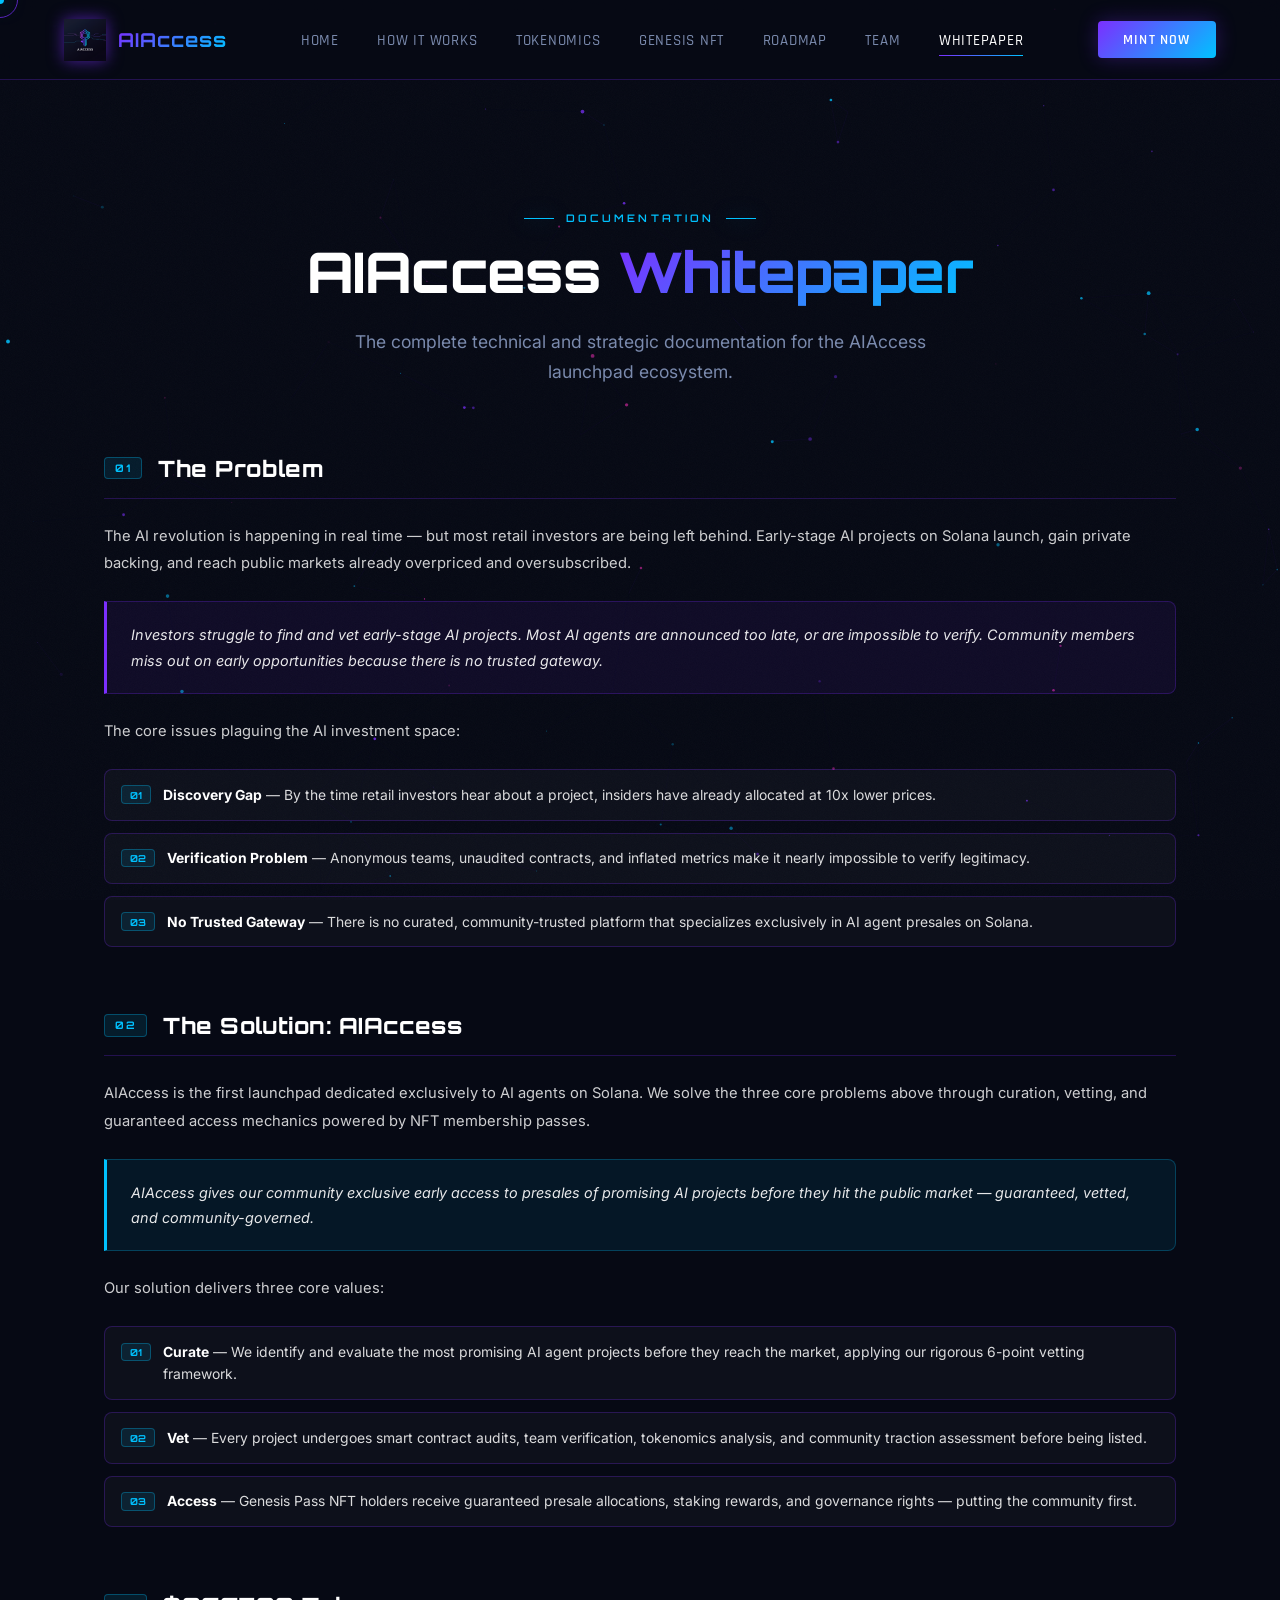
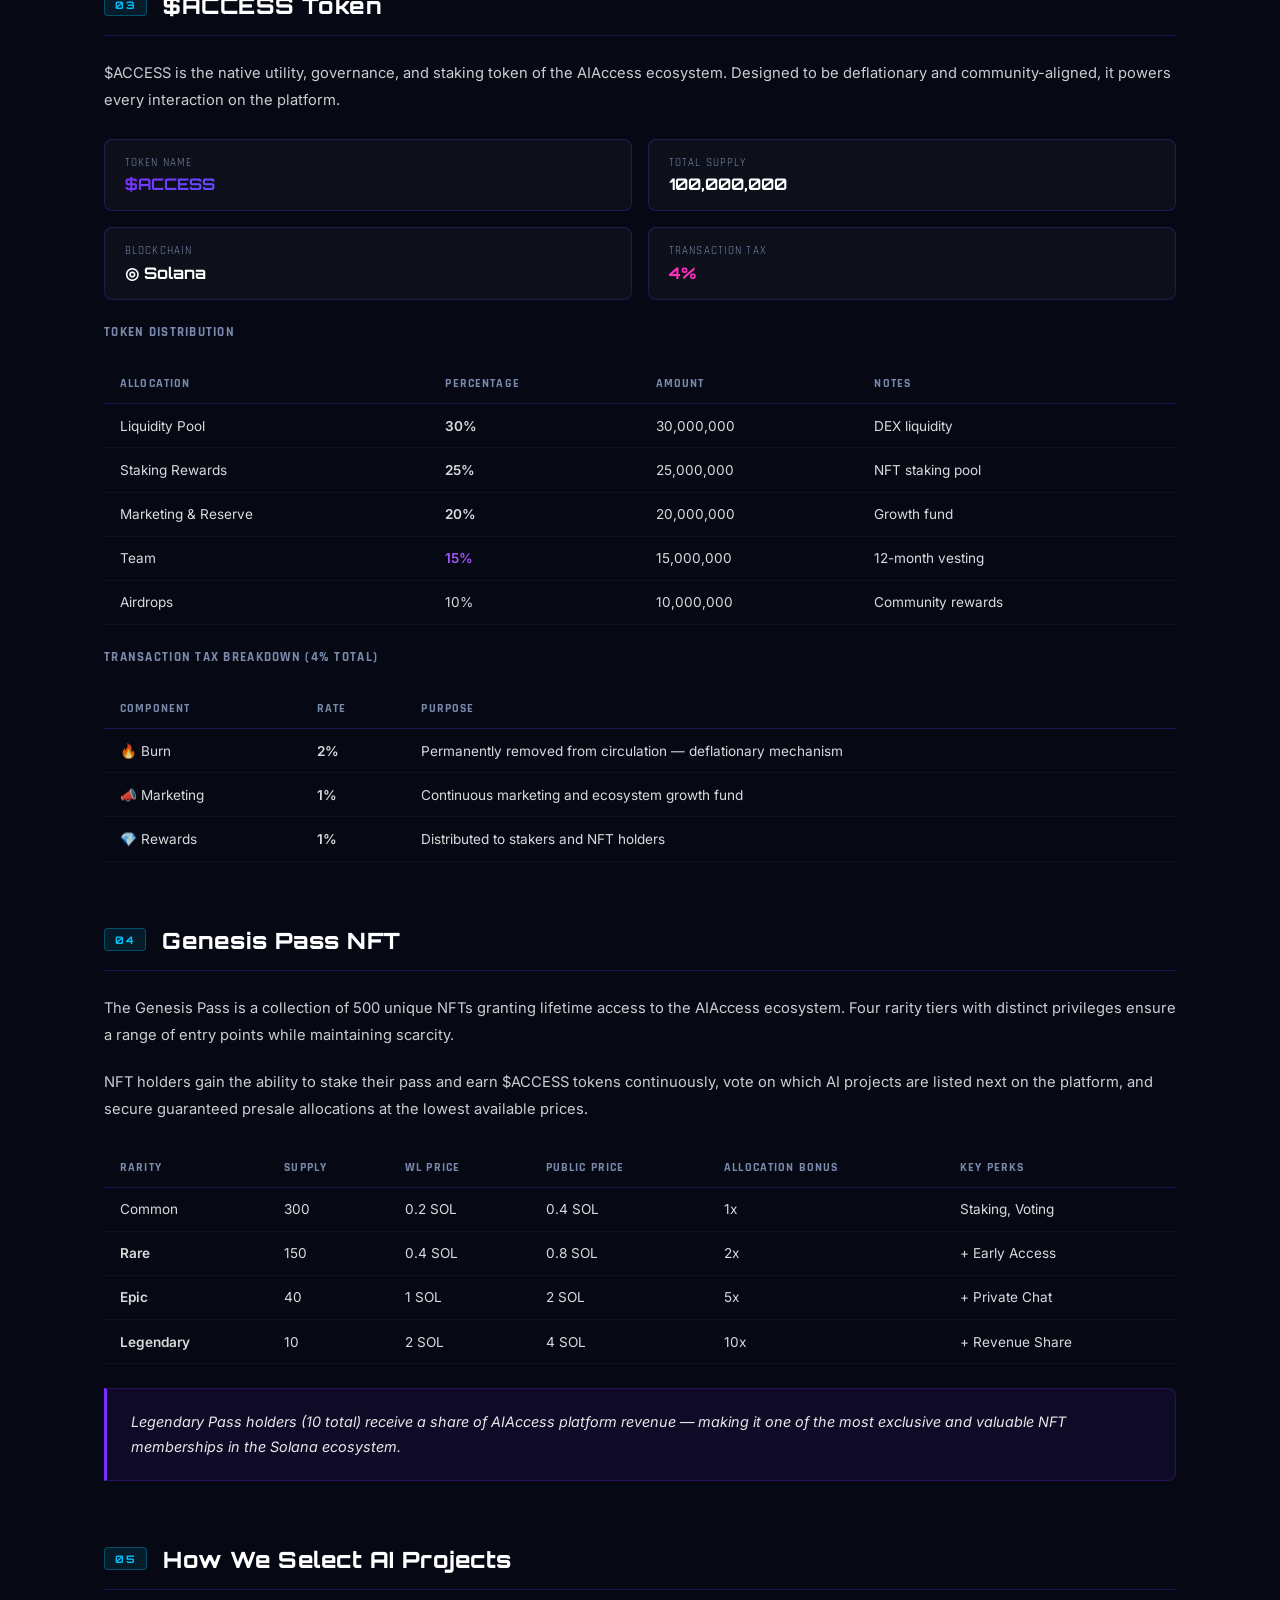
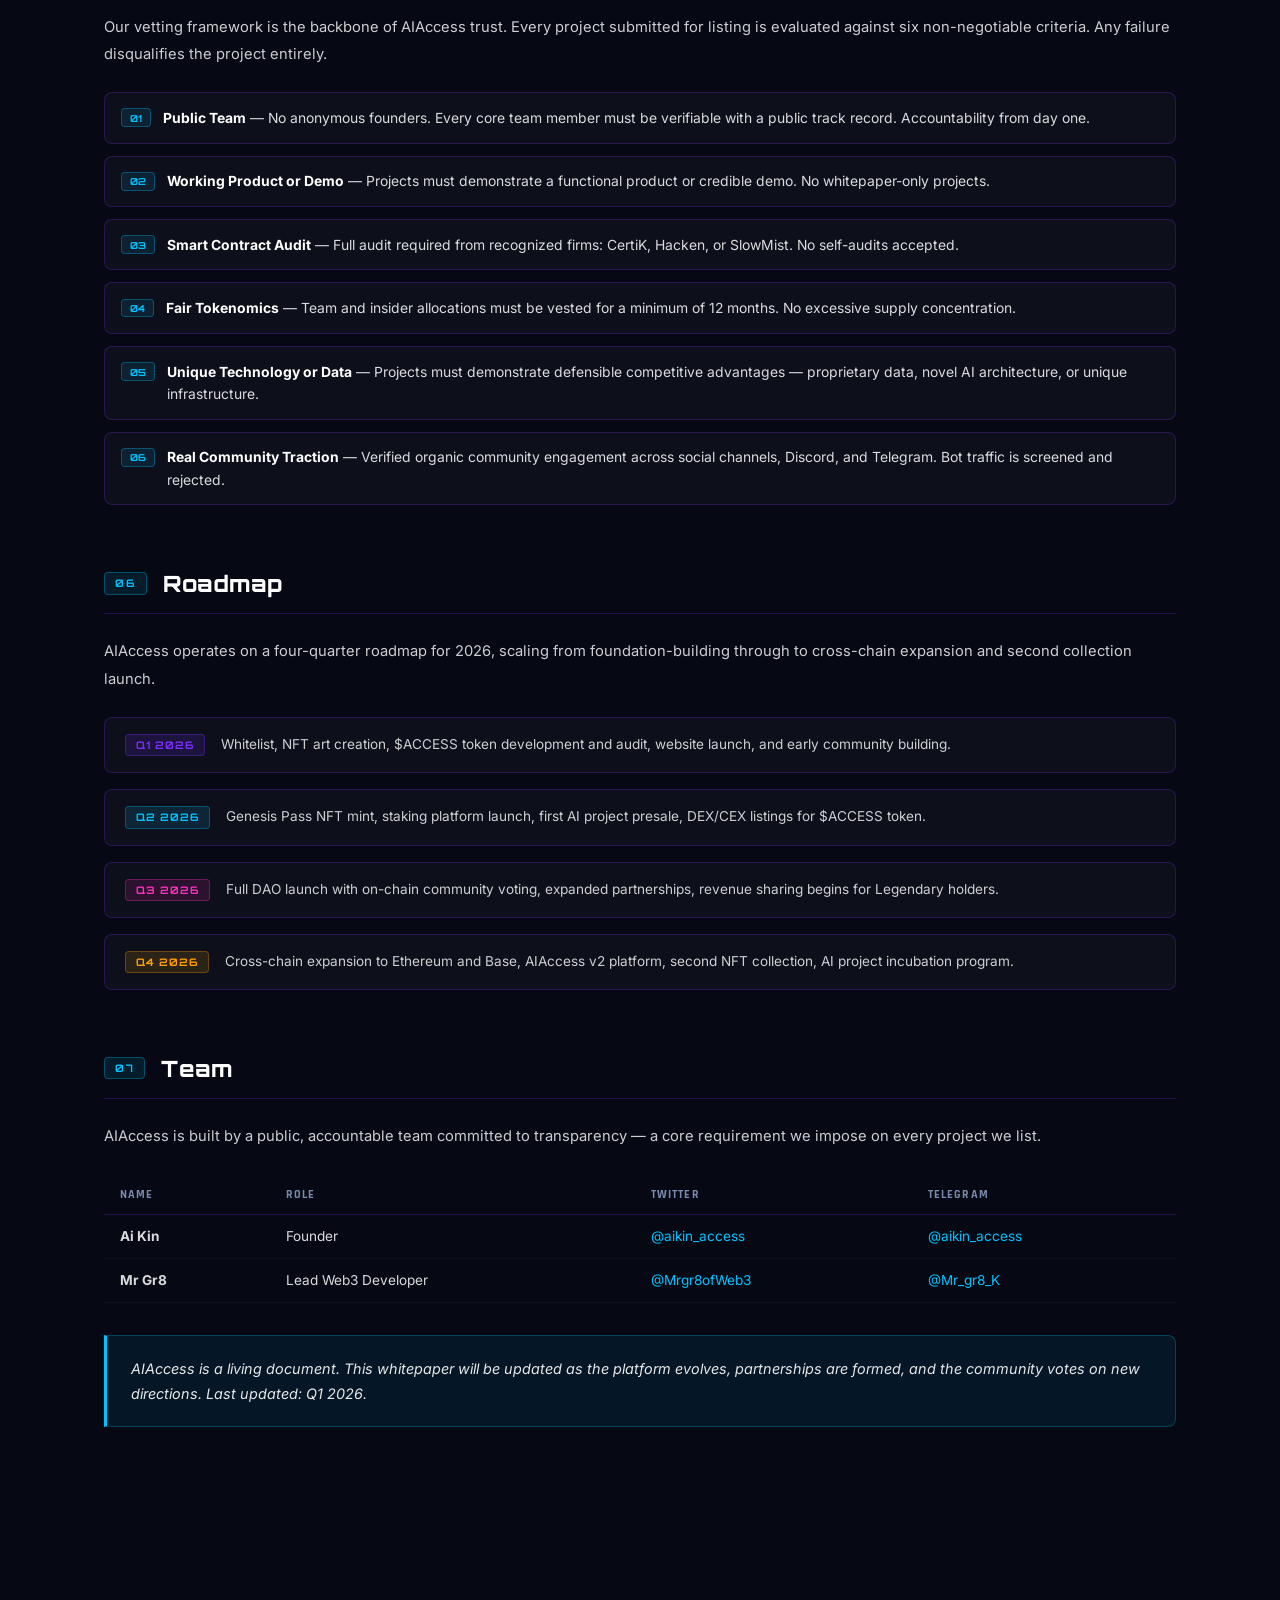
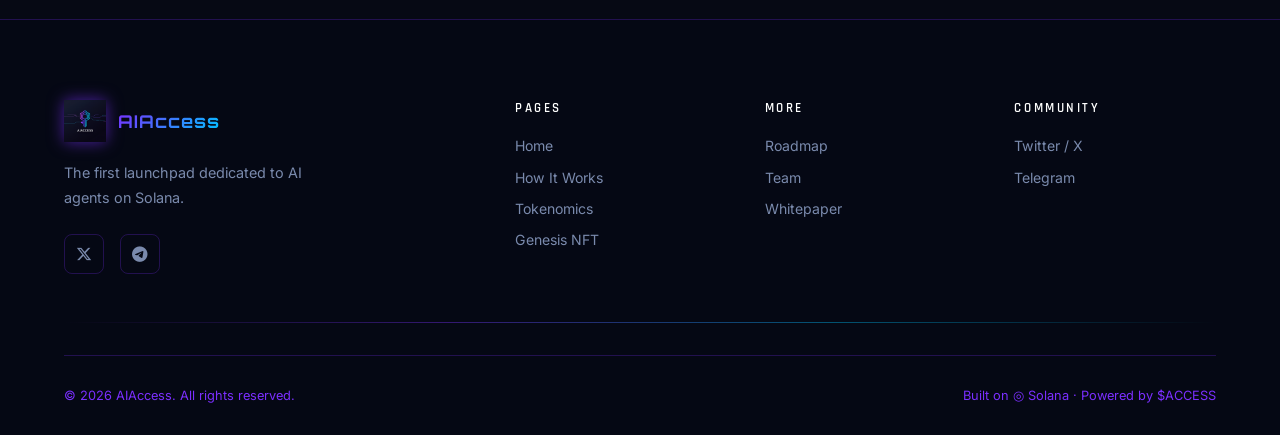
<file: whitepaper.html>
<!DOCTYPE html>
<html lang="en">
<head>
  <meta charset="UTF-8" />
  <meta name="viewport" content="width=device-width, initial-scale=1.0" />
  <title>Whitepaper — AIAccess</title>
  <link rel="stylesheet" href="style.css" />
  <link rel="stylesheet" href="https://cdnjs.cloudflare.com/ajax/libs/font-awesome/6.5.0/css/all.min.css" />
  <style>
    .page-hero {
      min-height: 38vh;
      display: flex;
      align-items: center;
      justify-content: center;
      text-align: center;
      padding: calc(var(--nav-height) + 3rem) 2rem 2rem;
    }

    /* Layout */
    .wp-layout {
      display: grid;
      grid-template-columns: 1fr;
      gap: 3rem;
      max-width: 1200px;
      margin: 2rem auto;
      padding: 0 clamp(1rem,5vw,4rem) 6rem;
      align-items: start;
    }



    /* Content */
    .wp-content {
      min-width: 0;
    }

    .wp-section {
      margin-bottom: 4rem;
      scroll-margin-top: calc(var(--nav-height) + 2rem);
    }

    .wp-section-header {
      display: flex;
      align-items: center;
      gap: 1rem;
      margin-bottom: 1.5rem;
      padding-bottom: 1rem;
      border-bottom: 1px solid var(--border);
    }

    .wp-section-num {
      font-family: var(--font-display);
      font-size: 0.65rem;
      font-weight: 700;
      letter-spacing: 0.2em;
      color: var(--cyan);
      background: rgba(0,194,255,0.1);
      border: 1px solid rgba(0,194,255,0.3);
      padding: 0.2rem 0.6rem;
      border-radius: 4px;
    }

    .wp-section-title {
      font-family: var(--font-display);
      font-size: clamp(1rem, 2.5vw, 1.4rem);
      font-weight: 800;
      letter-spacing: 0.02em;
    }

    .wp-text {
      font-size: 0.92rem;
      color: rgba(255,255,255,0.8);
      line-height: 1.85;
      margin-bottom: 1.25rem;
    }

    .wp-highlight {
      padding: 1.25rem 1.5rem;
      background: rgba(123,47,255,0.08);
      border: 1px solid rgba(123,47,255,0.25);
      border-left: 3px solid var(--purple);
      border-radius: 0 8px 8px 0;
      margin: 1.5rem 0;
      font-size: 0.9rem;
      color: rgba(255,255,255,0.9);
      line-height: 1.75;
      font-style: italic;
    }

    .wp-highlight.cyan {
      background: rgba(0,194,255,0.08);
      border-color: rgba(0,194,255,0.25);
      border-left-color: var(--cyan);
    }

    /* Data table */
    .wp-table {
      width: 100%;
      border-collapse: collapse;
      font-size: 0.85rem;
      margin: 1.5rem 0;
    }

    .wp-table th {
      padding: 0.75rem 1rem;
      text-align: left;
      font-family: var(--font-heading);
      font-size: 0.72rem;
      font-weight: 700;
      letter-spacing: 0.1em;
      text-transform: uppercase;
      color: var(--muted);
      border-bottom: 1px solid var(--border);
    }

    .wp-table td {
      padding: 0.85rem 1rem;
      border-bottom: 1px solid rgba(255,255,255,0.04);
      color: rgba(255,255,255,0.85);
    }

    .wp-table tr:hover td { background: rgba(255,255,255,0.02); }

    .tag-purple { color: var(--purple); font-weight: 600; }
    .tag-cyan { color: var(--cyan); font-weight: 600; }
    .tag-pink { color: var(--pink); font-weight: 600; }
    .tag-gold { color: #FFA000; font-weight: 600; }
    .tag-gray { color: #9ca3af; }

    /* Criteria list */
    .criteria-list {
      display: flex;
      flex-direction: column;
      gap: 0.75rem;
      margin: 1.5rem 0;
    }

    .criteria-item {
      display: flex;
      align-items: flex-start;
      gap: 0.75rem;
      padding: 0.85rem 1rem;
      background: var(--bg-card);
      border: 1px solid var(--border);
      border-radius: 8px;
      font-size: 0.87rem;
    }

    .criteria-num {
      font-family: var(--font-display);
      font-size: 0.6rem;
      font-weight: 700;
      color: var(--cyan);
      background: rgba(0,194,255,0.1);
      border: 1px solid rgba(0,194,255,0.3);
      padding: 0.15rem 0.5rem;
      border-radius: 4px;
      flex-shrink: 0;
      margin-top: 0.1rem;
    }

    .criteria-text { color: rgba(255,255,255,0.85); line-height: 1.6; }
    .criteria-text strong { color: var(--white); }

    /* Token grid */
    .token-mini-grid {
      display: grid;
      grid-template-columns: repeat(2, 1fr);
      gap: 1rem;
      margin: 1.5rem 0;
    }

    .token-mini-card {
      padding: 1rem 1.25rem;
      background: var(--bg-card);
      border: 1px solid var(--border);
      border-radius: 8px;
    }

    .token-mini-label {
      font-size: 0.7rem;
      color: var(--muted);
      text-transform: uppercase;
      letter-spacing: 0.1em;
      font-family: var(--font-heading);
      margin-bottom: 0.3rem;
    }

    .token-mini-val {
      font-family: var(--font-display);
      font-size: 1rem;
      font-weight: 700;
    }

    /* Roadmap inline */
    .roadmap-mini {
      display: flex;
      flex-direction: column;
      gap: 1rem;
      margin: 1.5rem 0;
    }

    .roadmap-mini-item {
      display: flex;
      gap: 1rem;
      align-items: flex-start;
      padding: 1rem 1.25rem;
      background: var(--bg-card);
      border: 1px solid var(--border);
      border-radius: 8px;
    }

    .roadmap-mini-q {
      font-family: var(--font-display);
      font-size: 0.65rem;
      font-weight: 700;
      letter-spacing: 0.1em;
      text-transform: uppercase;
      padding: 0.2rem 0.6rem;
      border-radius: 4px;
      flex-shrink: 0;
      white-space: nowrap;
    }

    .q1-bg { background: rgba(123,47,255,0.15); color: var(--purple); border: 1px solid rgba(123,47,255,0.3); }
    .q2-bg { background: rgba(0,194,255,0.12); color: var(--cyan); border: 1px solid rgba(0,194,255,0.3); }
    .q3-bg { background: rgba(255,47,190,0.12); color: var(--pink); border: 1px solid rgba(255,47,190,0.3); }
    .q4-bg { background: rgba(255,160,0,0.12); color: #FFA000; border: 1px solid rgba(255,160,0,0.3); }

    .roadmap-mini-text { font-size: 0.85rem; color: rgba(255,255,255,0.8); line-height: 1.6; }

    @media (max-width: 900px) {
      .wp-layout { grid-template-columns: 1fr; gap: 1.5rem; }
      .wp-sidebar { position: static; }
      .token-mini-grid { grid-template-columns: 1fr 1fr; }

      /* Scrollable tables on small screens */
      .wp-table-wrap {
        overflow-x: auto;
        -webkit-overflow-scrolling: touch;
        margin: 1.5rem 0;
        border-radius: 8px;
        border: 1px solid var(--border);
      }
      .wp-table-wrap .wp-table { margin: 0; border: none; }
      .wp-table-wrap .wp-table td,
      .wp-table-wrap .wp-table th { white-space: nowrap; }

      .wp-section-title { font-size: clamp(0.95rem, 4vw, 1.2rem); }
    }

    @media (max-width: 480px) {
      .token-mini-grid { grid-template-columns: 1fr; }
      .wp-layout { padding: 0 1rem 4rem; }
      .wp-highlight { padding: 1rem 1.1rem; font-size: 0.85rem; }
      .roadmap-mini-item { flex-direction: column; gap: 0.5rem; }
      .criteria-item { flex-direction: column; gap: 0.4rem; }
    }
  </style>
</head>
<body>
  <canvas id="bg-canvas"></canvas>
  <div class="noise-overlay"></div>
  <div class="cursor-dot"></div>
  <div class="cursor-ring"></div>

  <nav>
    <a href="index.html" class="nav-logo">
      <img src="logo_for_AIAccess_Dark_backg_2.jpg" alt="AIAccess Logo" />
      <span>AIAccess</span>
    </a>
    <ul class="nav-links">
      <li><a href="index.html">Home</a></li>
      <li><a href="how-it-works.html">How It Works</a></li>
      <li><a href="tokenomics.html">Tokenomics</a></li>
      <li><a href="genesis-nft.html">Genesis NFT</a></li>
      <li><a href="roadmap.html">Roadmap</a></li>
      <li><a href="team.html">Team</a></li>
      <li><a href="whitepaper.html" class="active">Whitepaper</a></li>
    </ul>
    <a href="mint.html" class="nav-cta"><span>Mint Now</span></a>
    <div class="hamburger"><span></span><span></span><span></span></div>
  </nav>

  <div class="mobile-menu">
    <a href="index.html">Home</a>
    <a href="how-it-works.html">How It Works</a>
    <a href="tokenomics.html">Tokenomics</a>
    <a href="genesis-nft.html">Genesis NFT</a>
    <a href="roadmap.html">Roadmap</a>
    <a href="team.html">Team</a>
    <a href="whitepaper.html" class="active">Whitepaper</a>
    <a href="mint.html" class="nav-cta"><span>Mint Now</span></a>
  </div>

  <main>
    <div class="page-hero">
      <div>
        <div class="section-label reveal" style="justify-content:center;">Documentation</div>
        <h1 class="section-title reveal delay-1">AIAccess <span class="gradient-text">Whitepaper</span></h1>
        <p class="section-subtitle reveal delay-2" style="margin:0 auto;text-align:center;">The complete technical and strategic documentation for the AIAccess launchpad ecosystem.</p>
      </div>
    </div>

    <div class="wp-layout">
      <!-- Main Content -->
      <div class="wp-content">

        <!-- 1. Problem -->
        <div class="wp-section reveal" id="problem">
          <div class="wp-section-header">
            <span class="wp-section-num">01</span>
            <h2 class="wp-section-title">The Problem</h2>
          </div>
          <p class="wp-text">The AI revolution is happening in real time — but most retail investors are being left behind. Early-stage AI projects on Solana launch, gain private backing, and reach public markets already overpriced and oversubscribed.</p>
          <div class="wp-highlight">
            Investors struggle to find and vet early-stage AI projects. Most AI agents are announced too late, or are impossible to verify. Community members miss out on early opportunities because there is no trusted gateway.
          </div>
          <p class="wp-text">The core issues plaguing the AI investment space:</p>
          <div class="criteria-list">
            <div class="criteria-item">
              <span class="criteria-num">01</span>
              <span class="criteria-text"><strong>Discovery Gap</strong> — By the time retail investors hear about a project, insiders have already allocated at 10x lower prices.</span>
            </div>
            <div class="criteria-item">
              <span class="criteria-num">02</span>
              <span class="criteria-text"><strong>Verification Problem</strong> — Anonymous teams, unaudited contracts, and inflated metrics make it nearly impossible to verify legitimacy.</span>
            </div>
            <div class="criteria-item">
              <span class="criteria-num">03</span>
              <span class="criteria-text"><strong>No Trusted Gateway</strong> — There is no curated, community-trusted platform that specializes exclusively in AI agent presales on Solana.</span>
            </div>
          </div>
        </div>

        <!-- 2. Solution -->
        <div class="wp-section reveal" id="solution">
          <div class="wp-section-header">
            <span class="wp-section-num">02</span>
            <h2 class="wp-section-title">The Solution: AIAccess</h2>
          </div>
          <p class="wp-text">AIAccess is the first launchpad dedicated exclusively to AI agents on Solana. We solve the three core problems above through curation, vetting, and guaranteed access mechanics powered by NFT membership passes.</p>
          <div class="wp-highlight cyan">
            AIAccess gives our community exclusive early access to presales of promising AI projects before they hit the public market — guaranteed, vetted, and community-governed.
          </div>
          <p class="wp-text">Our solution delivers three core values:</p>
          <div class="criteria-list">
            <div class="criteria-item">
              <span class="criteria-num">01</span>
              <span class="criteria-text"><strong>Curate</strong> — We identify and evaluate the most promising AI agent projects before they reach the market, applying our rigorous 6-point vetting framework.</span>
            </div>
            <div class="criteria-item">
              <span class="criteria-num">02</span>
              <span class="criteria-text"><strong>Vet</strong> — Every project undergoes smart contract audits, team verification, tokenomics analysis, and community traction assessment before being listed.</span>
            </div>
            <div class="criteria-item">
              <span class="criteria-num">03</span>
              <span class="criteria-text"><strong>Access</strong> — Genesis Pass NFT holders receive guaranteed presale allocations, staking rewards, and governance rights — putting the community first.</span>
            </div>
          </div>
        </div>

        <!-- 3. Tokenomics -->
        <div class="wp-section reveal" id="tokenomics">
          <div class="wp-section-header">
            <span class="wp-section-num">03</span>
            <h2 class="wp-section-title">$ACCESS Token</h2>
          </div>
          <p class="wp-text">$ACCESS is the native utility, governance, and staking token of the AIAccess ecosystem. Designed to be deflationary and community-aligned, it powers every interaction on the platform.</p>

          <div class="token-mini-grid">
            <div class="token-mini-card">
              <div class="token-mini-label">Token Name</div>
              <div class="token-mini-val gradient-text">$ACCESS</div>
            </div>
            <div class="token-mini-card">
              <div class="token-mini-label">Total Supply</div>
              <div class="token-mini-val">100,000,000</div>
            </div>
            <div class="token-mini-card">
              <div class="token-mini-label">Blockchain</div>
              <div class="token-mini-val">◎ Solana</div>
            </div>
            <div class="token-mini-card">
              <div class="token-mini-label">Transaction Tax</div>
              <div class="token-mini-val" style="color:var(--pink);">4%</div>
            </div>
          </div>

          <h3 style="font-family:var(--font-heading);font-size:1rem;font-weight:700;margin:1.5rem 0 1rem;color:var(--muted);text-transform:uppercase;letter-spacing:0.1em;font-size:0.8rem;">Token Distribution</h3>
          <div class="wp-table-wrap"><table class="wp-table">
            <thead>
              <tr>
                <th>Allocation</th>
                <th>Percentage</th>
                <th>Amount</th>
                <th>Notes</th>
              </tr>
            </thead>
            <tbody>
              <tr><td>Liquidity Pool</td><td class="tag-cyan">30%</td><td>30,000,000</td><td>DEX liquidity</td></tr>
              <tr><td>Staking Rewards</td><td class="tag-purple">25%</td><td>25,000,000</td><td>NFT staking pool</td></tr>
              <tr><td>Marketing &amp; Reserve</td><td class="tag-pink">20%</td><td>20,000,000</td><td>Growth fund</td></tr>
              <tr><td>Team</td><td style="color:#a855f7;font-weight:600;">15%</td><td>15,000,000</td><td>12-month vesting</td></tr>
              <tr><td>Airdrops</td><td class="tag-gray">10%</td><td>10,000,000</td><td>Community rewards</td></tr>
            </tbody>
          </table></div>

          <h3 style="font-family:var(--font-heading);font-size:1rem;font-weight:700;margin:1.5rem 0 1rem;color:var(--muted);text-transform:uppercase;letter-spacing:0.1em;font-size:0.8rem;">Transaction Tax Breakdown (4% Total)</h3>
          <div class="wp-table-wrap"><table class="wp-table">
            <thead><tr><th>Component</th><th>Rate</th><th>Purpose</th></tr></thead>
            <tbody>
              <tr><td>🔥 Burn</td><td class="tag-pink">2%</td><td>Permanently removed from circulation — deflationary mechanism</td></tr>
              <tr><td>📣 Marketing</td><td class="tag-purple">1%</td><td>Continuous marketing and ecosystem growth fund</td></tr>
              <tr><td>💎 Rewards</td><td class="tag-cyan">1%</td><td>Distributed to stakers and NFT holders</td></tr>
            </tbody>
          </table></div>
        </div>

        <!-- 4. Genesis NFT -->
        <div class="wp-section reveal" id="nft">
          <div class="wp-section-header">
            <span class="wp-section-num">04</span>
            <h2 class="wp-section-title">Genesis Pass NFT</h2>
          </div>
          <p class="wp-text">The Genesis Pass is a collection of 500 unique NFTs granting lifetime access to the AIAccess ecosystem. Four rarity tiers with distinct privileges ensure a range of entry points while maintaining scarcity.</p>
          <p class="wp-text">NFT holders gain the ability to stake their pass and earn $ACCESS tokens continuously, vote on which AI projects are listed next on the platform, and secure guaranteed presale allocations at the lowest available prices.</p>
          <div class="wp-table-wrap"><table class="wp-table">
            <thead>
              <tr><th>Rarity</th><th>Supply</th><th>WL Price</th><th>Public Price</th><th>Allocation Bonus</th><th>Key Perks</th></tr>
            </thead>
            <tbody>
              <tr><td class="tag-gray">Common</td><td>300</td><td>0.2 SOL</td><td>0.4 SOL</td><td>1x</td><td>Staking, Voting</td></tr>
              <tr><td class="tag-cyan">Rare</td><td>150</td><td>0.4 SOL</td><td>0.8 SOL</td><td>2x</td><td>+ Early Access</td></tr>
              <tr><td class="tag-purple">Epic</td><td>40</td><td>1 SOL</td><td>2 SOL</td><td>5x</td><td>+ Private Chat</td></tr>
              <tr><td class="tag-gold">Legendary</td><td>10</td><td>2 SOL</td><td>4 SOL</td><td>10x</td><td>+ Revenue Share</td></tr>
            </tbody>
          </table></div>
          <div class="wp-highlight">
            Legendary Pass holders (10 total) receive a share of AIAccess platform revenue — making it one of the most exclusive and valuable NFT memberships in the Solana ecosystem.
          </div>
        </div>

        <!-- 5. Vetting -->
        <div class="wp-section reveal" id="vetting">
          <div class="wp-section-header">
            <span class="wp-section-num">05</span>
            <h2 class="wp-section-title">How We Select AI Projects</h2>
          </div>
          <p class="wp-text">Our vetting framework is the backbone of AIAccess trust. Every project submitted for listing is evaluated against six non-negotiable criteria. Any failure disqualifies the project entirely.</p>
          <div class="criteria-list">
            <div class="criteria-item">
              <span class="criteria-num">01</span>
              <span class="criteria-text"><strong>Public Team</strong> — No anonymous founders. Every core team member must be verifiable with a public track record. Accountability from day one.</span>
            </div>
            <div class="criteria-item">
              <span class="criteria-num">02</span>
              <span class="criteria-text"><strong>Working Product or Demo</strong> — Projects must demonstrate a functional product or credible demo. No whitepaper-only projects.</span>
            </div>
            <div class="criteria-item">
              <span class="criteria-num">03</span>
              <span class="criteria-text"><strong>Smart Contract Audit</strong> — Full audit required from recognized firms: CertiK, Hacken, or SlowMist. No self-audits accepted.</span>
            </div>
            <div class="criteria-item">
              <span class="criteria-num">04</span>
              <span class="criteria-text"><strong>Fair Tokenomics</strong> — Team and insider allocations must be vested for a minimum of 12 months. No excessive supply concentration.</span>
            </div>
            <div class="criteria-item">
              <span class="criteria-num">05</span>
              <span class="criteria-text"><strong>Unique Technology or Data</strong> — Projects must demonstrate defensible competitive advantages — proprietary data, novel AI architecture, or unique infrastructure.</span>
            </div>
            <div class="criteria-item">
              <span class="criteria-num">06</span>
              <span class="criteria-text"><strong>Real Community Traction</strong> — Verified organic community engagement across social channels, Discord, and Telegram. Bot traffic is screened and rejected.</span>
            </div>
          </div>
        </div>

        <!-- 6. Roadmap -->
        <div class="wp-section reveal" id="roadmap">
          <div class="wp-section-header">
            <span class="wp-section-num">06</span>
            <h2 class="wp-section-title">Roadmap</h2>
          </div>
          <p class="wp-text">AIAccess operates on a four-quarter roadmap for 2026, scaling from foundation-building through to cross-chain expansion and second collection launch.</p>
          <div class="roadmap-mini">
            <div class="roadmap-mini-item">
              <span class="roadmap-mini-q q1-bg">Q1 2026</span>
              <div class="roadmap-mini-text">Whitelist, NFT art creation, $ACCESS token development and audit, website launch, and early community building.</div>
            </div>
            <div class="roadmap-mini-item">
              <span class="roadmap-mini-q q2-bg">Q2 2026</span>
              <div class="roadmap-mini-text">Genesis Pass NFT mint, staking platform launch, first AI project presale, DEX/CEX listings for $ACCESS token.</div>
            </div>
            <div class="roadmap-mini-item">
              <span class="roadmap-mini-q q3-bg">Q3 2026</span>
              <div class="roadmap-mini-text">Full DAO launch with on-chain community voting, expanded partnerships, revenue sharing begins for Legendary holders.</div>
            </div>
            <div class="roadmap-mini-item">
              <span class="roadmap-mini-q q4-bg">Q4 2026</span>
              <div class="roadmap-mini-text">Cross-chain expansion to Ethereum and Base, AIAccess v2 platform, second NFT collection, AI project incubation program.</div>
            </div>
          </div>
        </div>

        <!-- 7. Team -->
        <div class="wp-section reveal" id="team">
          <div class="wp-section-header">
            <span class="wp-section-num">07</span>
            <h2 class="wp-section-title">Team</h2>
          </div>
          <p class="wp-text">AIAccess is built by a public, accountable team committed to transparency — a core requirement we impose on every project we list.</p>
          <div class="wp-table-wrap"><table class="wp-table">
            <thead><tr><th>Name</th><th>Role</th><th>Twitter</th><th>Telegram</th></tr></thead>
            <tbody>
              <tr>
                <td><strong>Ai Kin</strong></td>
                <td>Founder</td>
                <td><a href="https://x.com/aikin_access" target="_blank" style="color:var(--cyan);">@aikin_access</a></td>
                <td><a href="https://t.me/AIAccessCommunity " target="_blank" style="color:var(--cyan);">@aikin_access</a></td>
              </tr>
              <tr>
                <td><strong>Mr Gr8</strong></td>
                <td>Lead Web3 Developer</td>
                <td><a href="https://x.com/Mrgr8ofWeb3" target="_blank" style="color:var(--cyan);">@Mrgr8ofWeb3</a></td>
                <td><a href="https://t.me/Mr_gr8_K" target="_blank" style="color:var(--cyan);">@Mr_gr8_K</a></td>
              </tr>
            </tbody>
          </table></div>
          <div class="wp-highlight cyan" style="margin-top:2rem;">
            AIAccess is a living document. This whitepaper will be updated as the platform evolves, partnerships are formed, and the community votes on new directions. Last updated: Q1 2026.
          </div>
        </div>

      </div>
    </div>
  </main>

  <footer>
    <div class="footer-grid">
      <div class="footer-brand">
        <div class="nav-logo">
          <img src="logo_for_AIAccess_Dark_backg_2.jpg" alt="AIAccess Logo" />
          <span style="font-family:var(--font-display);background:var(--grad-main);-webkit-background-clip:text;-webkit-text-fill-color:transparent;background-clip:text;font-size:1.1rem;font-weight:700;">AIAccess</span>
        </div>
        <p>The first launchpad dedicated to AI agents on Solana.</p>
        <div class="footer-social">
          <a href="https://x.com/aikin_access" target="_blank" class="social-icon"><i class="fa-brands fa-x-twitter"></i></a>
          <a href="https://t.me/AIAccessCommunity" target="_blank" class="social-icon"><i class="fa-brands fa-telegram"></i></a>
        </div>
      </div>
      <div class="footer-col"><h4>Pages</h4><ul><li><a href="index.html">Home</a></li><li><a href="how-it-works.html">How It Works</a></li><li><a href="tokenomics.html">Tokenomics</a></li><li><a href="genesis-nft.html">Genesis NFT</a></li></ul></div>
      <div class="footer-col"><h4>More</h4><ul><li><a href="roadmap.html">Roadmap</a></li><li><a href="team.html">Team</a></li><li><a href="whitepaper.html">Whitepaper</a></li></ul></div>
      <div class="footer-col"><h4>Community</h4><ul><li><a href="https://x.com/aikin_access" target="_blank">Twitter / X</a></li><li><a href="https://t.me/AIAccessCommunity" target="_blank">Telegram</a></li></ul></div>
    </div>
    <div class="glow-divider"></div>
    <div class="footer-bottom" style="margin-top:2rem;">
      <span>© 2026 AIAccess. All rights reserved.</span>
      <span>Built on <span>◎ Solana</span> · Powered by <span>$ACCESS</span></span>
    </div>
  </footer>

  <script src="main.js"></script>
  <script>
        });
      });
    }

  </script>
</body>
</html>
</file>
<file: style.css>
@import url('https://fonts.googleapis.com/css2?family=Orbitron:wght@400;500;600;700;800;900&family=Rajdhani:wght@300;400;500;600;700&family=Inter:wght@300;400;500;600&display=swap');

/* ============================================================
   CSS VARIABLES
   ============================================================ */
:root {
  --bg-primary: #060914;
  --bg-secondary: #0a0f1e;
  --bg-card: rgba(255, 255, 255, 0.03);
  --bg-card-hover: rgba(255, 255, 255, 0.06);

  --purple: #7B2FFF;
  --cyan: #00C2FF;
  --pink: #FF2FBE;
  --white: #ffffff;
  --muted: #7a8aad;
  --border: rgba(123, 47, 255, 0.25);
  --border-cyan: rgba(0, 194, 255, 0.25);

  --grad-main: linear-gradient(135deg, #7B2FFF, #00C2FF);
  --grad-pink: linear-gradient(135deg, #FF2FBE, #7B2FFF);
  --grad-full: linear-gradient(135deg, #FF2FBE, #7B2FFF, #00C2FF);

  --glow-purple: 0 0 20px rgba(123, 47, 255, 0.5), 0 0 60px rgba(123, 47, 255, 0.2);
  --glow-cyan: 0 0 20px rgba(0, 194, 255, 0.5), 0 0 60px rgba(0, 194, 255, 0.2);
  --glow-pink: 0 0 20px rgba(255, 47, 190, 0.5), 0 0 60px rgba(255, 47, 190, 0.2);

  --font-display: 'Orbitron', monospace;
  --font-heading: 'Rajdhani', sans-serif;
  --font-body: 'Inter', sans-serif;

  --nav-height: 80px;
  --transition: all 0.3s cubic-bezier(0.4, 0, 0.2, 1);
  --transition-slow: all 0.6s cubic-bezier(0.4, 0, 0.2, 1);
}

/* ============================================================
   RESET & BASE
   ============================================================ */
*, *::before, *::after {
  margin: 0;
  padding: 0;
  box-sizing: border-box;
}

html {
  scroll-behavior: smooth;
  overflow-x: hidden;
}

body {
  font-family: var(--font-body);
  background: var(--bg-primary);
  color: var(--white);
  overflow-x: hidden;
  min-height: 100vh;
  position: relative;
}

a {
  text-decoration: none;
  color: inherit;
  transition: var(--transition);
}

ul { list-style: none; }

img { max-width: 100%; display: block; }

/* ============================================================
   CUSTOM CURSOR (Desktop only)
   ============================================================ */
@media (hover: hover) and (pointer: fine) {
  body { cursor: none; }

  .cursor-dot {
    width: 8px;
    height: 8px;
    background: var(--cyan);
    border-radius: 50%;
    position: fixed;
    top: 0; left: 0;
    pointer-events: none;
    z-index: 99999;
    transform: translate(-50%, -50%);
    transition: transform 0.1s ease, background 0.3s ease;
    box-shadow: var(--glow-cyan);
  }

  .cursor-ring {
    width: 36px;
    height: 36px;
    border: 1.5px solid rgba(123, 47, 255, 0.7);
    border-radius: 50%;
    position: fixed;
    top: 0; left: 0;
    pointer-events: none;
    z-index: 99998;
    transform: translate(-50%, -50%);
    transition: transform 0.12s ease, width 0.3s ease, height 0.3s ease, border-color 0.3s ease;
  }

  .cursor-dot.hovered { background: var(--pink); transform: translate(-50%, -50%) scale(2); }
  .cursor-ring.hovered { width: 60px; height: 60px; border-color: var(--pink); }
}

@media (hover: none), (pointer: coarse) {
  .cursor-dot, .cursor-ring { display: none !important; }
}

/* ============================================================
   CANVAS BACKGROUND
   ============================================================ */
#bg-canvas {
  position: fixed;
  top: 0; left: 0;
  width: 100%; height: 100%;
  z-index: 0;
  pointer-events: none;
}

/* ============================================================
   NOISE OVERLAY
   ============================================================ */
.noise-overlay {
  position: fixed;
  inset: 0;
  z-index: 1;
  pointer-events: none;
  opacity: 0.03;
  background-image: url("data:image/svg+xml,%3Csvg viewBox='0 0 256 256' xmlns='http://www.w3.org/2000/svg'%3E%3Cfilter id='n'%3E%3CfeTurbulence type='fractalNoise' baseFrequency='0.9' numOctaves='4' stitchTiles='stitch'/%3E%3C/filter%3E%3Crect width='100%25' height='100%25' filter='url(%23n)'/%3E%3C/svg%3E");
  background-size: 200px 200px;
}

/* ============================================================
   NAVIGATION
   ============================================================ */
nav {
  position: fixed;
  top: 0; left: 0; right: 0;
  height: var(--nav-height);
  z-index: 1000;
  display: flex;
  align-items: center;
  justify-content: space-between;
  padding: 0 clamp(1rem, 5vw, 4rem);
  background: rgba(6, 9, 20, 0.7);
  backdrop-filter: blur(20px);
  -webkit-backdrop-filter: blur(20px);
  border-bottom: 1px solid var(--border);
  transition: var(--transition);
}

nav.scrolled {
  background: rgba(6, 9, 20, 0.95);
  border-bottom-color: rgba(123, 47, 255, 0.4);
}

.nav-logo {
  display: flex;
  align-items: center;
  gap: 0.75rem;
  font-family: var(--font-display);
  font-size: clamp(1rem, 2.5vw, 1.2rem);
  font-weight: 700;
  letter-spacing: 0.05em;
}

.nav-logo img {
  width: 42px;
  height: 42px;
  object-fit: contain;
  filter: drop-shadow(0 0 8px rgba(123, 47, 255, 0.6));
}

.nav-logo span {
  background: var(--grad-main);
  -webkit-background-clip: text;
  -webkit-text-fill-color: transparent;
  background-clip: text;
}

.nav-links {
  display: flex;
  align-items: center;
  gap: clamp(1rem, 3vw, 2.5rem);
}

.nav-links a {
  font-family: var(--font-heading);
  font-size: 0.95rem;
  font-weight: 500;
  color: var(--muted);
  letter-spacing: 0.05em;
  text-transform: uppercase;
  position: relative;
  padding: 0.25rem 0;
}

.nav-links a::after {
  content: '';
  position: absolute;
  bottom: -2px; left: 0;
  width: 0; height: 1px;
  background: var(--grad-main);
  transition: width 0.3s ease;
}

.nav-links a:hover,
.nav-links a.active {
  color: var(--white);
}

.nav-links a:hover::after,
.nav-links a.active::after {
  width: 100%;
}

.nav-cta {
  font-family: var(--font-heading);
  font-size: 0.9rem;
  font-weight: 600;
  letter-spacing: 0.08em;
  text-transform: uppercase;
  padding: 0.6rem 1.6rem;
  background: var(--grad-main);
  border-radius: 4px;
  color: var(--white) !important;
  position: relative;
  overflow: hidden;
  border: none;
  box-shadow: 0 0 20px rgba(123, 47, 255, 0.3);
}

.nav-cta::before {
  content: '';
  position: absolute;
  inset: 0;
  background: linear-gradient(135deg, #00C2FF, #7B2FFF);
  opacity: 0;
  transition: opacity 0.3s ease;
}

.nav-cta:hover::before { opacity: 1; }
.nav-cta span { position: relative; z-index: 1; }
.nav-cta::after { display: none !important; }

/* Hamburger */
.hamburger {
  display: none;
  flex-direction: column;
  gap: 5px;
  cursor: pointer;
  padding: 0.5rem;
  z-index: 1001;
}

.hamburger span {
  display: block;
  width: 26px;
  height: 2px;
  background: var(--white);
  border-radius: 2px;
  transition: var(--transition);
}

.hamburger.active span:nth-child(1) { transform: translateY(7px) rotate(45deg); }
.hamburger.active span:nth-child(2) { opacity: 0; transform: scaleX(0); }
.hamburger.active span:nth-child(3) { transform: translateY(-7px) rotate(-45deg); }

/* Mobile Nav */
.mobile-menu {
  position: fixed;
  top: var(--nav-height);
  left: 0; right: 0;
  background: rgba(6, 9, 20, 0.98);
  backdrop-filter: blur(20px);
  padding: 2rem;
  display: flex;
  flex-direction: column;
  gap: 1.5rem;
  z-index: 999;
  border-bottom: 1px solid var(--border);
  transform: translateY(-10px);
  opacity: 0;
  pointer-events: none;
  visibility: hidden;
  transition: opacity 0.3s cubic-bezier(0.4, 0, 0.2, 1),
              transform 0.3s cubic-bezier(0.4, 0, 0.2, 1),
              visibility 0.3s;
}

.mobile-menu.open {
  transform: translateY(0);
  opacity: 1;
  pointer-events: all;
  visibility: visible;
}

.mobile-menu a {
  font-family: var(--font-heading);
  font-size: 1.2rem;
  font-weight: 600;
  letter-spacing: 0.1em;
  text-transform: uppercase;
  color: var(--muted);
  padding: 0.5rem 0;
  border-bottom: 1px solid var(--border);
}

.mobile-menu a:hover,
.mobile-menu a.active { color: var(--cyan); }

.mobile-menu .nav-cta {
  text-align: center;
  display: block;
  padding: 0.9rem;
  margin-top: 0.5rem;
}

/* ============================================================
   MAIN WRAPPER
   ============================================================ */
main {
  position: relative;
  z-index: 2;
  padding-top: var(--nav-height);
}

/* ============================================================
   SECTION BASE
   ============================================================ */
section {
  position: relative;
  padding: clamp(4rem, 10vw, 8rem) clamp(1rem, 5vw, 4rem);
  overflow: hidden;
}

.section-label {
  font-family: var(--font-display);
  font-size: 0.65rem;
  font-weight: 600;
  letter-spacing: 0.3em;
  text-transform: uppercase;
  color: var(--cyan);
  display: flex;
  align-items: center;
  gap: 0.75rem;
  margin-bottom: 1rem;
}

.section-label::before {
  content: '';
  width: 30px;
  height: 1px;
  background: var(--cyan);
  box-shadow: var(--glow-cyan);
  flex-shrink: 0;
}

/* When section-label is centered, add matching line on both sides */
.section-label[style*="justify-content:center"]::after,
.section-label[style*="justify-content: center"]::after {
  content: '';
  width: 30px;
  height: 1px;
  background: var(--cyan);
  box-shadow: var(--glow-cyan);
  flex-shrink: 0;
}

.section-title {
  font-family: var(--font-display);
  font-size: clamp(1.8rem, 5vw, 3.5rem);
  font-weight: 800;
  line-height: 1.1;
  letter-spacing: -0.01em;
  margin-bottom: 1.5rem;
}

.section-title .gradient-text {
  background: var(--grad-main);
  -webkit-background-clip: text;
  -webkit-text-fill-color: transparent;
  background-clip: text;
}

.section-subtitle {
  font-family: var(--font-body);
  font-size: clamp(0.95rem, 2vw, 1.1rem);
  color: var(--muted);
  line-height: 1.7;
  max-width: 600px;
}

/* ============================================================
   BUTTONS
   ============================================================ */
.btn-primary {
  display: inline-flex;
  align-items: center;
  gap: 0.5rem;
  font-family: var(--font-heading);
  font-size: 1rem;
  font-weight: 600;
  letter-spacing: 0.08em;
  text-transform: uppercase;
  padding: 0.9rem 2.2rem;
  background: var(--grad-main);
  border: none;
  border-radius: 4px;
  color: var(--white);
  cursor: pointer;
  position: relative;
  overflow: hidden;
  box-shadow: 0 0 30px rgba(123, 47, 255, 0.4);
  transition: var(--transition);
}

.btn-primary::before {
  content: '';
  position: absolute;
  inset: 0;
  background: linear-gradient(135deg, rgba(255,255,255,0.1), transparent);
  opacity: 0;
  transition: opacity 0.3s ease;
}

.btn-primary:hover {
  transform: translateY(-2px);
  box-shadow: 0 0 50px rgba(123, 47, 255, 0.6);
}

.btn-primary:hover::before { opacity: 1; }

.btn-outline {
  display: inline-flex;
  align-items: center;
  gap: 0.5rem;
  font-family: var(--font-heading);
  font-size: 1rem;
  font-weight: 600;
  letter-spacing: 0.08em;
  text-transform: uppercase;
  padding: 0.875rem 2.2rem;
  background: transparent;
  border: 1px solid var(--border);
  border-radius: 4px;
  color: var(--white);
  cursor: pointer;
  position: relative;
  overflow: hidden;
  transition: var(--transition);
}

.btn-outline::before {
  content: '';
  position: absolute;
  inset: 0;
  background: var(--bg-card-hover);
  opacity: 0;
  transition: opacity 0.3s ease;
}

.btn-outline:hover {
  border-color: var(--purple);
  transform: translateY(-2px);
  box-shadow: var(--glow-purple);
}

.btn-outline:hover::before { opacity: 1; }

/* ============================================================
   GLASS CARD
   ============================================================ */
.glass-card {
  background: var(--bg-card);
  border: 1px solid var(--border);
  border-radius: 12px;
  backdrop-filter: blur(10px);
  -webkit-backdrop-filter: blur(10px);
  transition: var(--transition);
  position: relative;
  overflow: hidden;
}

.glass-card::before {
  content: '';
  position: absolute;
  top: 0; left: 0; right: 0;
  height: 1px;
  background: linear-gradient(90deg, transparent, rgba(123, 47, 255, 0.5), rgba(0, 194, 255, 0.5), transparent);
}

.glass-card:hover {
  background: var(--bg-card-hover);
  border-color: rgba(123, 47, 255, 0.5);
  transform: translateY(-4px);
  box-shadow: 0 20px 60px rgba(123, 47, 255, 0.15);
}

/* ============================================================
   GRADIENT TEXT
   ============================================================ */
.gradient-text {
  background: var(--grad-main);
  -webkit-background-clip: text;
  -webkit-text-fill-color: transparent;
  background-clip: text;
}

.gradient-text-pink {
  background: var(--grad-pink);
  -webkit-background-clip: text;
  -webkit-text-fill-color: transparent;
  background-clip: text;
}

/* ============================================================
   GLOW LINE DIVIDER
   ============================================================ */
.glow-divider {
  width: 100%;
  height: 1px;
  background: linear-gradient(90deg, transparent, var(--purple), var(--cyan), transparent);
  opacity: 0.4;
  margin: 0;
}

/* ============================================================
   SCROLL REVEAL ANIMATIONS
   ============================================================ */
.reveal {
  opacity: 0;
  transform: translateY(40px);
  transition: opacity 0.8s cubic-bezier(0.4, 0, 0.2, 1), transform 0.8s cubic-bezier(0.4, 0, 0.2, 1);
}

.reveal.visible {
  opacity: 1;
  transform: translateY(0);
}

.reveal-left {
  opacity: 0;
  transform: translateX(-40px);
  transition: opacity 0.8s cubic-bezier(0.4, 0, 0.2, 1), transform 0.8s cubic-bezier(0.4, 0, 0.2, 1);
}

.reveal-left.visible {
  opacity: 1;
  transform: translateX(0);
}

.reveal-right {
  opacity: 0;
  transform: translateX(40px);
  transition: opacity 0.8s cubic-bezier(0.4, 0, 0.2, 1), transform 0.8s cubic-bezier(0.4, 0, 0.2, 1);
}

.reveal-right.visible {
  opacity: 1;
  transform: translateX(0);
}

.delay-1 { transition-delay: 0.1s; }
.delay-2 { transition-delay: 0.2s; }
.delay-3 { transition-delay: 0.3s; }
.delay-4 { transition-delay: 0.4s; }
.delay-5 { transition-delay: 0.5s; }
.delay-6 { transition-delay: 0.6s; }

/* ============================================================
   FLOATING ANIMATION
   ============================================================ */
@keyframes float {
  0%, 100% { transform: translateY(0px); }
  50% { transform: translateY(-20px); }
}

@keyframes float-slow {
  0%, 100% { transform: translateY(0px) rotate(0deg); }
  50% { transform: translateY(-12px) rotate(1deg); }
}

@keyframes pulse-glow {
  0%, 100% { box-shadow: 0 0 20px rgba(123, 47, 255, 0.3); }
  50% { box-shadow: 0 0 60px rgba(123, 47, 255, 0.7), 0 0 100px rgba(0, 194, 255, 0.3); }
}

@keyframes neon-flicker {
  0%, 19%, 21%, 23%, 25%, 54%, 56%, 100% {
    text-shadow: 0 0 10px var(--cyan), 0 0 30px var(--cyan), 0 0 60px var(--purple);
  }
  20%, 24%, 55% {
    text-shadow: none;
  }
}

@keyframes gradient-shift {
  0% { background-position: 0% 50%; }
  50% { background-position: 100% 50%; }
  100% { background-position: 0% 50%; }
}

@keyframes spin-slow {
  from { transform: rotate(0deg); }
  to { transform: rotate(360deg); }
}

@keyframes circuit-flow {
  0% { stroke-dashoffset: 1000; }
  100% { stroke-dashoffset: 0; }
}

/* ============================================================
   CIRCUIT DECORATION
   ============================================================ */
.circuit-lines {
  position: absolute;
  inset: 0;
  pointer-events: none;
  overflow: hidden;
  opacity: 0.15;
}

/* ============================================================
   FOOTER
   ============================================================ */
footer {
  position: relative;
  z-index: 2;
  padding: clamp(3rem, 8vw, 5rem) clamp(1rem, 5vw, 4rem) 2rem;
  border-top: 1px solid var(--border);
  background: rgba(6, 9, 20, 0.8);
}

.footer-grid {
  display: grid;
  grid-template-columns: 2fr repeat(3, 1fr);
  gap: 3rem;
  margin-bottom: 3rem;
}

.footer-brand .nav-logo {
  margin-bottom: 1.2rem;
}

.footer-brand p {
  font-size: 0.9rem;
  color: var(--muted);
  line-height: 1.7;
  max-width: 280px;
}

.footer-col h4 {
  font-family: var(--font-heading);
  font-size: 0.8rem;
  font-weight: 600;
  letter-spacing: 0.2em;
  text-transform: uppercase;
  color: var(--white);
  margin-bottom: 1.2rem;
}

.footer-col ul {
  display: flex;
  flex-direction: column;
  gap: 0.7rem;
}

.footer-col ul li a {
  font-size: 0.88rem;
  color: var(--muted);
}

.footer-col ul li a:hover { color: var(--cyan); }

.footer-social {
  display: flex;
  gap: 1rem;
  margin-top: 1.5rem;
}

.social-icon {
  width: 40px;
  height: 40px;
  border: 1px solid var(--border);
  border-radius: 8px;
  display: flex;
  align-items: center;
  justify-content: center;
  color: var(--muted);
  font-size: 1rem;
  transition: var(--transition);
}

.social-icon:hover {
  border-color: var(--purple);
  color: var(--purple);
  box-shadow: var(--glow-purple);
  transform: translateY(-2px);
}

.footer-bottom {
  display: flex;
  justify-content: space-between;
  align-items: center;
  padding-top: 2rem;
  border-top: 1px solid var(--border);
  font-size: 0.8rem;
  color: var(--muted);
  flex-wrap: wrap;
  gap: 1rem;
}

.footer-bottom span { color: var(--purple); }

/* ============================================================
   SCROLLBAR
   ============================================================ */
::-webkit-scrollbar { width: 6px; }
::-webkit-scrollbar-track { background: var(--bg-primary); }
::-webkit-scrollbar-thumb {
  background: linear-gradient(var(--purple), var(--cyan));
  border-radius: 3px;
}

/* ============================================================
   RESPONSIVE
   ============================================================ */
@media (max-width: 1024px) {
  .nav-links { gap: 1.5rem; }
  .footer-grid { grid-template-columns: 1fr 1fr; }
}

@media (max-width: 768px) {
  .nav-links, .nav-cta { display: none; }
  .hamburger { display: flex; }

  .footer-grid {
    grid-template-columns: 1fr 1fr;
    gap: 2rem;
  }

  .footer-brand { grid-column: 1 / -1; }
}

@media (max-width: 480px) {
  .footer-grid { grid-template-columns: 1fr; }

  .footer-bottom {
    flex-direction: column;
    text-align: center;
  }

  section { padding: 3rem 1rem; }
}

/* ============================================================
   UTILITY
   ============================================================ */
.text-center { text-align: center; }
.text-muted { color: var(--muted); }
.mt-1 { margin-top: 1rem; }
.mt-2 { margin-top: 2rem; }
.mt-3 { margin-top: 3rem; }
.mb-1 { margin-bottom: 1rem; }
.mb-2 { margin-bottom: 2rem; }

.container {
  max-width: 1200px;
  margin: 0 auto;
}

.flex { display: flex; }
.flex-center { display: flex; align-items: center; justify-content: center; }
.grid { display: grid; }
</file>
